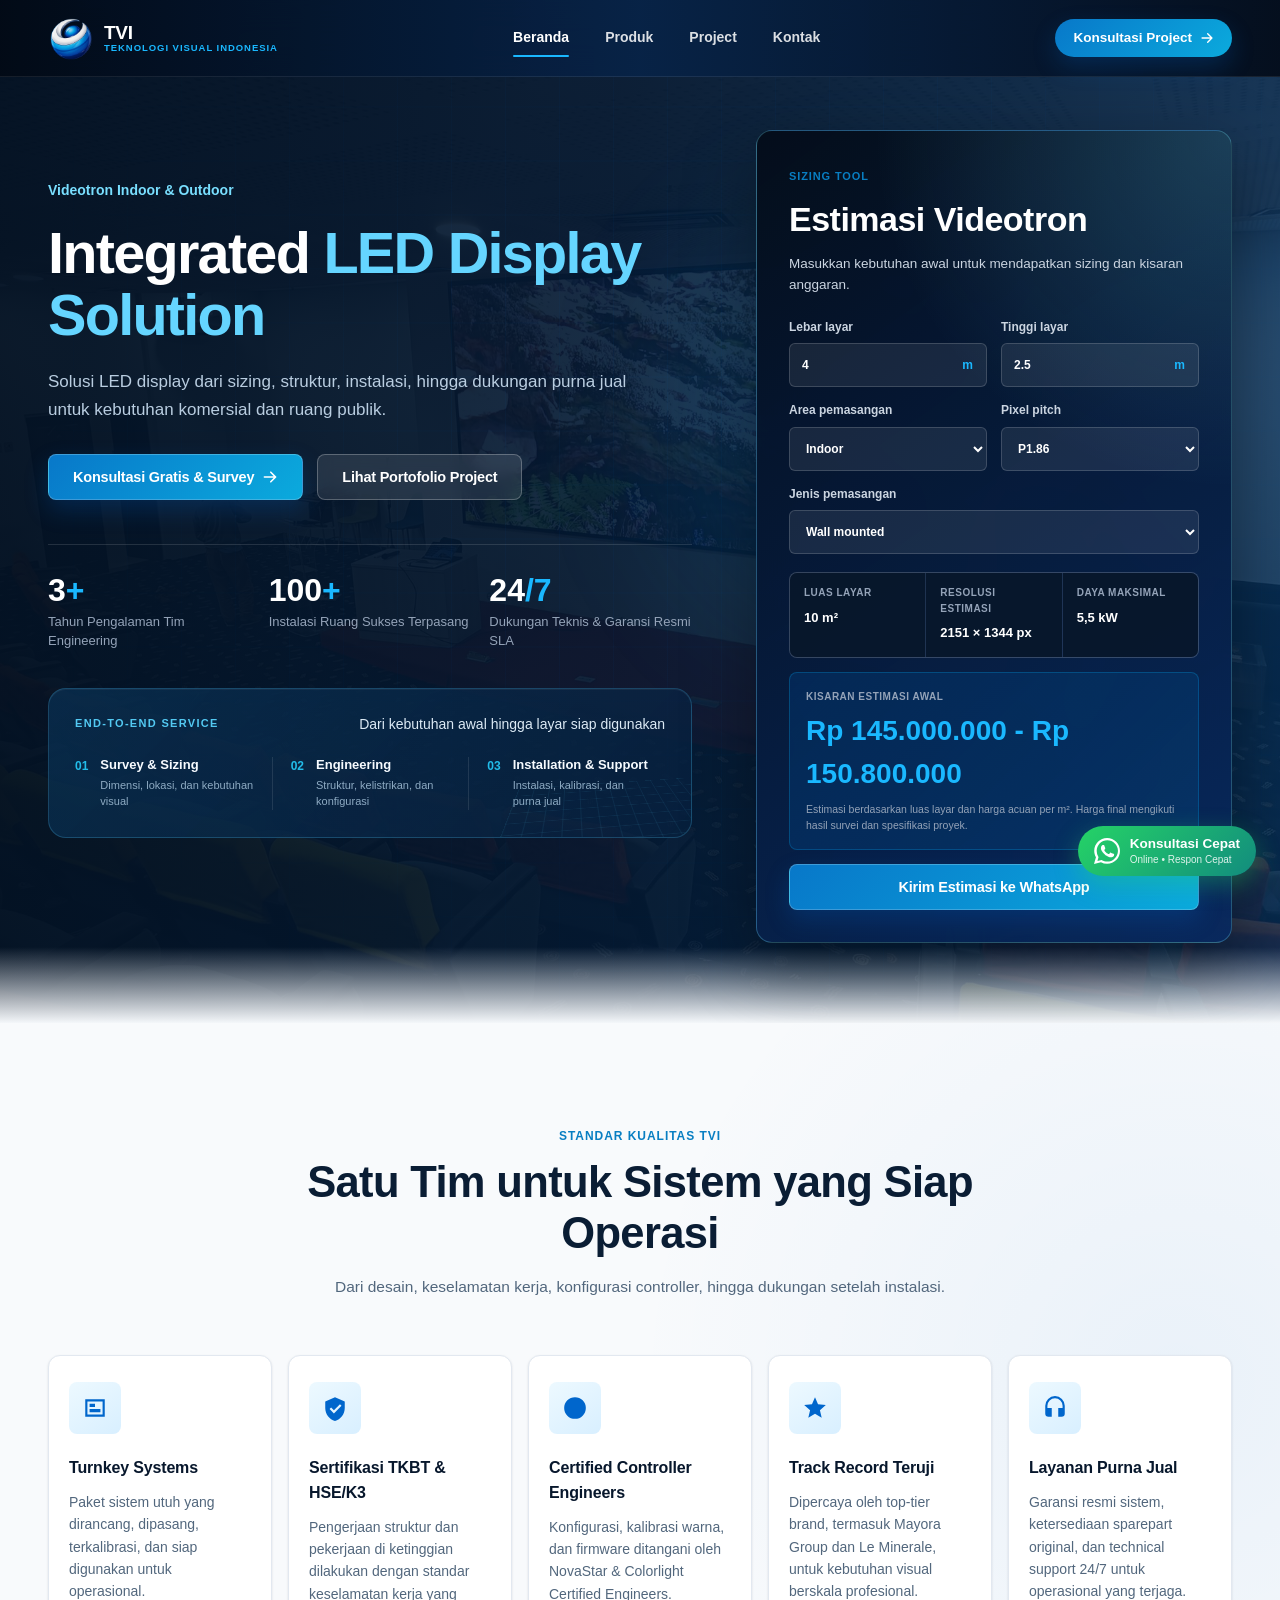
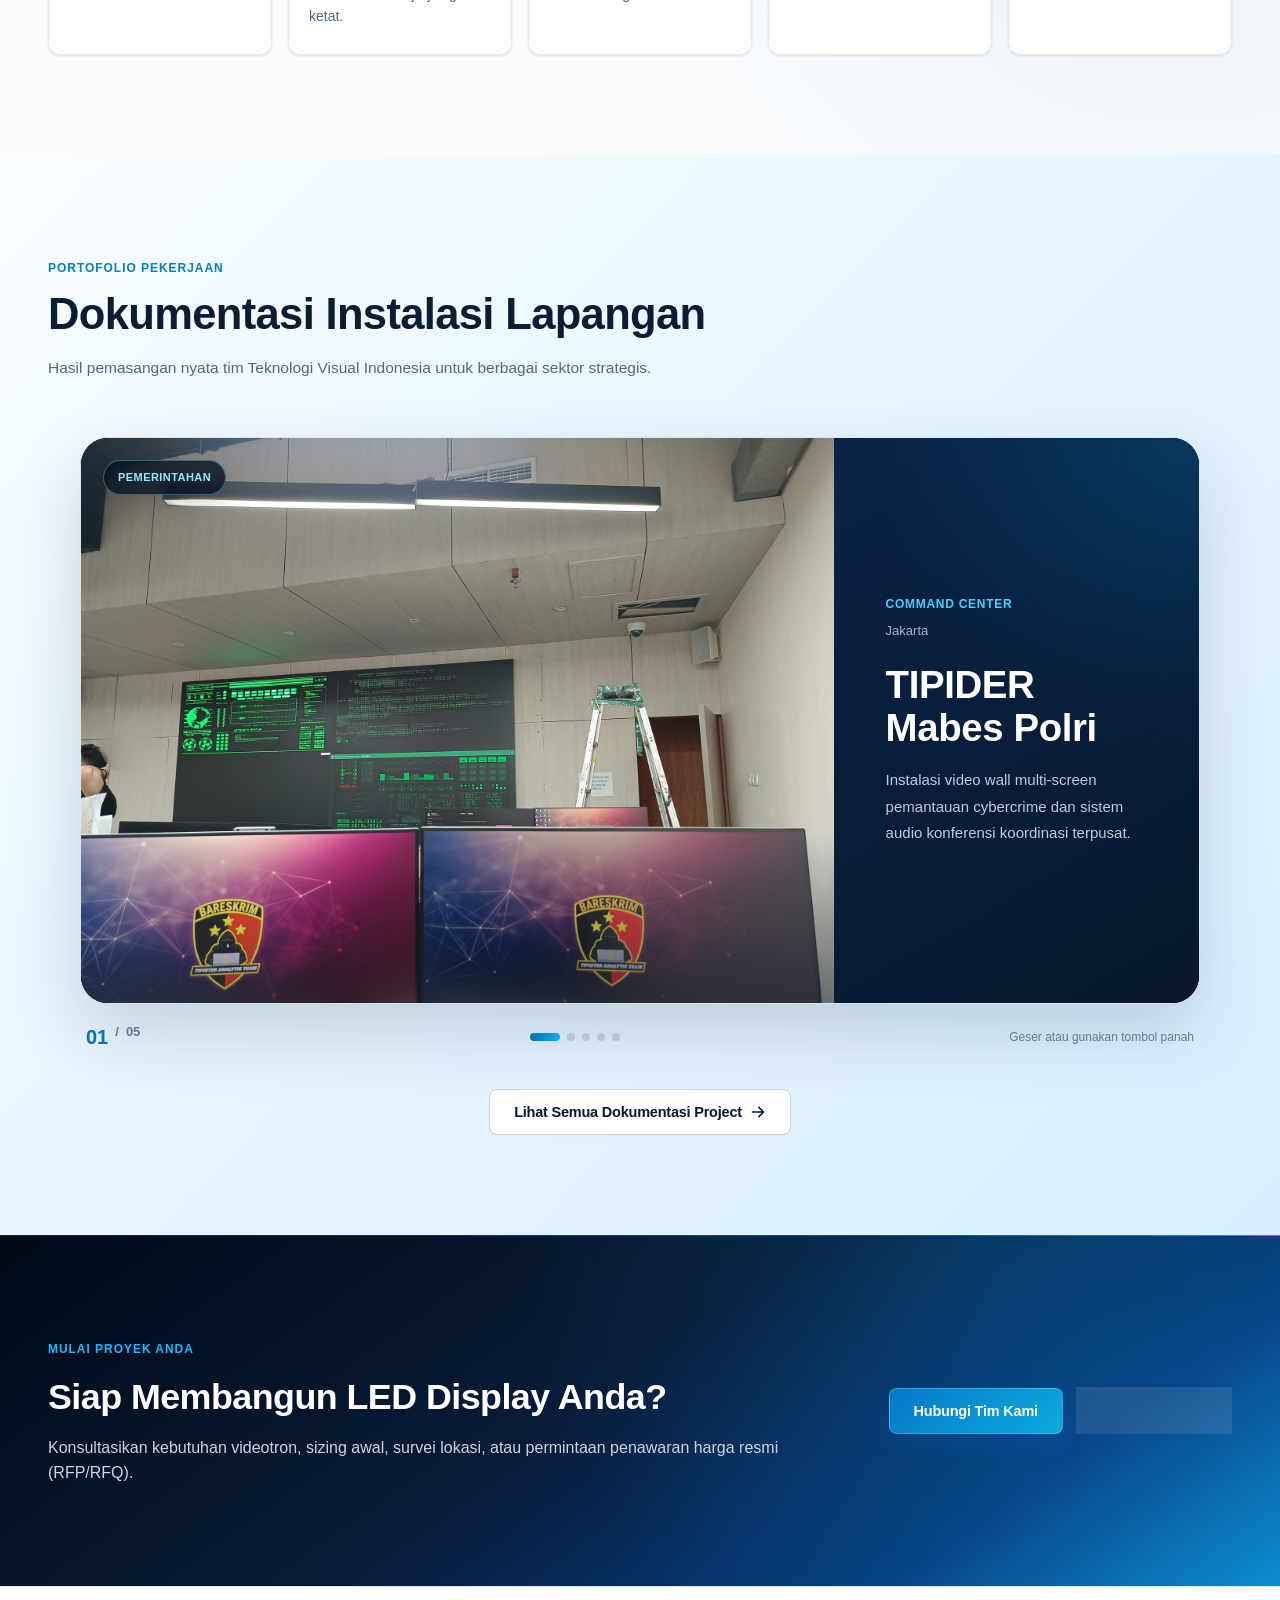
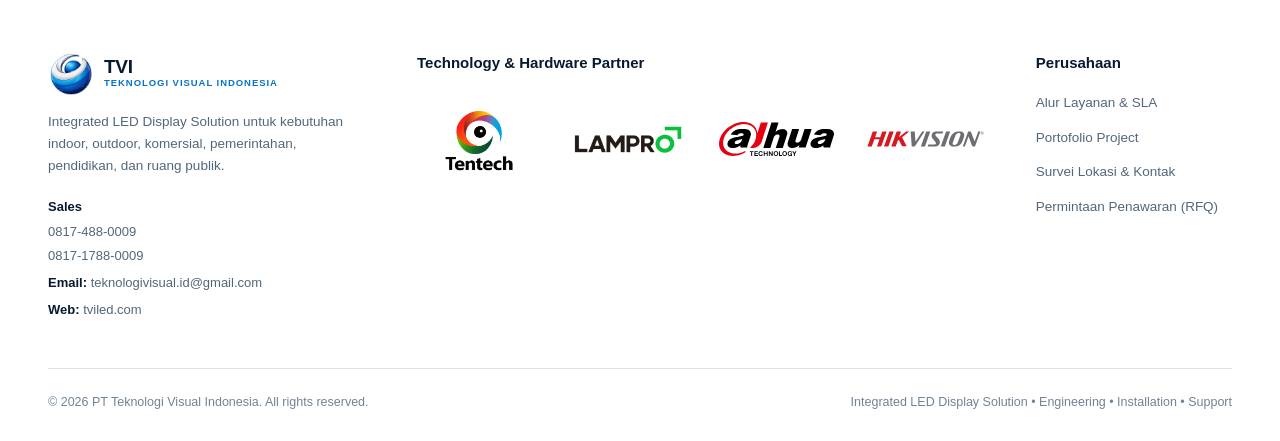
<file: index.html>
<!DOCTYPE html>
<html lang="id">
  <head>
    <meta charset="UTF-8" />
    <meta name="viewport" content="width=device-width, initial-scale=1.0" />
    <title>Teknologi Visual Indonesia (TVI) | Integrated LED Display Solution</title>
    <meta
      name="description"
      content="Teknologi Visual Indonesia (TVI) menyediakan integrated LED display solution untuk videotron indoor dan outdoor, komersial, pemerintahan, pendidikan, dan ruang publik."
    />
    <link rel="icon" type="image/png" href="asset/img/tvi-emblem-transparent.png" />
    <link rel="preconnect" href="https://fonts.googleapis.com" />
    <link rel="preconnect" href="https://fonts.gstatic.com" crossorigin />
    <link
      href="https://fonts.googleapis.com/css2?family=Inter:wght@400;500;600;700&family=Plus+Jakarta+Sans:wght@500;600;700;800&display=swap"
      rel="stylesheet"
    />
    <link rel="stylesheet" href="styles.css" />
  </head>
  <body>
    <!-- Site Header -->
    <header class="site-header">
      <a class="brand" href="index.html" aria-label="Teknologi Visual Indonesia">
        <div class="brand-logo-frame">
          <img class="brand-logo" src="asset/img/tvi-emblem-transparent.png" alt="TVI Emblem Logo" />
        </div>
        <div class="brand-text">
          <span class="brand-title">TVI</span>
          <span class="brand-subtitle">Teknologi Visual Indonesia</span>
        </div>
      </a>

      <button class="nav-toggle" aria-label="Buka menu" aria-expanded="false">
        <span></span>
        <span></span>
      </button>

      <nav class="site-nav" aria-label="Navigasi utama">
        <a class="active" href="index.html">Beranda</a>

        <a href="produk.html">Produk</a>
        <a href="project.html">Project</a>
        <a href="kontak.html">Kontak</a>
      </nav>

      <div class="header-actions">
        <a class="btn-header-cta" href="kontak.html">
          <span>Konsultasi Project</span>
          <svg width="14" height="14" viewBox="0 0 20 20" fill="currentColor">
            <path fill-rule="evenodd" d="M10.293 3.293a1 1 0 011.414 0l6 6a1 1 0 010 1.414l-6 6a1 1 0 01-1.414-1.414L14.586 11H3a1 1 0 110-2h11.586l-4.293-4.293a1 1 0 010-1.414z" clip-rule="evenodd" />
          </svg>
        </a>
      </div>
    </header>

    <main>
      <!-- Hero Section -->
      <section class="hero">
        <div class="hero-bg-grid"></div>
        <div class="hero-glow-ambient"></div>

        <div class="hero-container">
          <!-- Left Column: Copy & Trust Signals -->
          <div class="hero-copy-col">
            <p class="hero-kicker">Videotron Indoor & Outdoor</p>
            <h1>Integrated <span class="gradient-text">LED Display Solution</span></h1>
            <p class="hero-intro">
              Solusi LED display dari sizing, struktur, instalasi, hingga dukungan purna jual untuk kebutuhan komersial dan ruang publik.
            </p>

            <div class="hero-actions">
              <a class="btn primary" href="kontak.html">
                <span>Konsultasi Gratis & Survey</span>
                <svg width="16" height="16" viewBox="0 0 20 20" fill="currentColor">
                  <path fill-rule="evenodd" d="M10.293 3.293a1 1 0 011.414 0l6 6a1 1 0 010 1.414l-6 6a1 1 0 01-1.414-1.414L14.586 11H3a1 1 0 110-2h11.586l-4.293-4.293a1 1 0 010-1.414z" clip-rule="evenodd" />
                </svg>
              </a>
              <a class="btn secondary" href="project.html">Lihat Portofolio Project</a>
            </div>

            <div class="hero-stats-row">
              <div class="hero-stat-item">
                <strong>3<span>+</span></strong>
                <span class="label">Tahun Pengalaman Tim Engineering</span>
              </div>
              <div class="hero-stat-item">
                <strong>100<span>+</span></strong>
                <span class="label">Instalasi Ruang Sukses Terpasang</span>
              </div>
              <div class="hero-stat-item">
                <strong>24<span>/7</span></strong>
                <span class="label">Dukungan Teknis & Garansi Resmi SLA</span>
              </div>
            </div>

            <div class="hero-service-path" aria-label="Alur layanan TVI">
              <div class="service-path-heading">
                <span>End-to-end service</span>
                <strong>Dari kebutuhan awal hingga layar siap digunakan</strong>
              </div>
              <div class="service-path-steps">
                <div class="service-path-step">
                  <span class="step-number">01</span>
                  <div><strong>Survey & Sizing</strong><small>Dimensi, lokasi, dan kebutuhan visual</small></div>
                </div>
                <div class="service-path-step">
                  <span class="step-number">02</span>
                  <div><strong>Engineering</strong><small>Struktur, kelistrikan, dan konfigurasi</small></div>
                </div>
                <div class="service-path-step">
                  <span class="step-number">03</span>
                  <div><strong>Installation & Support</strong><small>Instalasi, kalibrasi, dan purna jual</small></div>
                </div>
              </div>
            </div>
          </div>
          <!-- Right Column: LED Display Sizing Estimator -->
          <div class="hero-estimator-col">
            <div class="led-estimator" id="ledEstimator">
              <div class="led-estimator-head">
                <span class="estimator-kicker">Sizing Tool</span>
                <h2>Estimasi Videotron</h2>
                <p>Masukkan kebutuhan awal untuk mendapatkan sizing dan kisaran anggaran.</p>
              </div>

              <div class="led-estimator-form">
                <label>
                  <span>Lebar layar</span>
                  <div class="input-unit"><input id="ledWidth" type="number" min="1" max="50" step="0.5" value="4" inputmode="decimal" /><b>m</b></div>
                </label>
                <label>
                  <span>Tinggi layar</span>
                  <div class="input-unit"><input id="ledHeight" type="number" min="1" max="30" step="0.5" value="2.5" inputmode="decimal" /><b>m</b></div>
                </label>
                <label>
                  <span>Area pemasangan</span>
                  <select id="ledEnvironment">
                    <option value="indoor">Indoor</option>
                  </select>
                </label>
                <label>
                  <span>Pixel pitch</span>
                  <select id="ledPitch">
                    <option value="1.25">P1.25</option>
                    <option value="1.53">P1.53</option>
                    <option value="1.86" selected>P1.86</option>
                    <option value="2.5">P2.5</option>
                  </select>
                </label>
                <label class="estimator-full-field">
                  <span>Jenis pemasangan</span>
                  <select id="ledInstallation">
                    <option value="wall">Wall mounted</option>
                  </select>
                </label>
              </div>

              <div class="led-estimator-results" aria-live="polite">
                <div><span>Luas layar</span><strong id="ledAreaResult">10 m&sup2;</strong></div>
                <div><span>Resolusi estimasi</span><strong id="ledResolutionResult">2151 &times; 1344 px</strong></div>
                <div><span>Daya maksimal</span><strong id="ledPowerResult">5,5 kW</strong></div>
              </div>

              <div class="led-price-result">
                <span>Kisaran estimasi awal</span>
                <strong id="ledPriceResult">Rp 145.000.000 - Rp 150.800.000</strong>
                <small>Estimasi berdasarkan luas layar dan harga acuan per m&sup2;. Harga final mengikuti hasil survei dan spesifikasi proyek.</small>
              </div>

              <a class="btn estimator-wa-btn" id="ledEstimatorWa" href="#" target="_blank" rel="noopener">
                Kirim Estimasi ke WhatsApp
              </a>
            </div>
          </div>
        </div>
      </section>
      <!-- Keunggulan Integrated LED Display TVI -->
      <section class="section">
        <div class="section-container">
          <div class="section-header center">
            <span class="eyebrow">Standar Kualitas TVI</span>
            <h2 class="section-title">Satu Tim untuk Sistem yang Siap Operasi</h2>
            <p class="section-lead">Dari desain, keselamatan kerja, konfigurasi controller, hingga dukungan setelah instalasi.</p>
          </div>

          <div class="pillars-grid pillars-grid-five">
            <div class="pillar-card">
              <div class="pillar-icon-box"><svg viewBox="0 0 24 24" aria-hidden="true" focusable="false"><path d="M3 4h18v16H3V4zm2 2v12h14V6H5zm2 2h5v3H7V8zm0 5h10v3H7v-3z"/></svg></div>
              <h3>Turnkey Systems</h3>
              <p>Paket sistem utuh yang dirancang, dipasang, terkalibrasi, dan siap digunakan untuk operasional.</p>
            </div>

            <div class="pillar-card">
              <div class="pillar-icon-box"><svg viewBox="0 0 24 24" aria-hidden="true" focusable="false"><path d="M12 2 3 6v6c0 5.55 3.84 10.74 9 12 5.16-1.26 9-6.45 9-12V6l-9-4zm-1 15-4-4 1.41-1.41L11 14.17l5.59-5.59L18 10l-7 7z"/></svg></div>
              <h3>Sertifikasi TKBT & HSE/K3</h3>
              <p>Pengerjaan struktur dan pekerjaan di ketinggian dilakukan dengan standar keselamatan kerja yang ketat.</p>
            </div>

            <div class="pillar-card">
              <div class="pillar-icon-box"><svg viewBox="0 0 24 24" aria-hidden="true" focusable="false"><path d="M9.4 16.6 4.8 12l-1.4 1.4 6 6L21 7.8l-1.4-1.4L9.4 16.6zM12 2a10 10 0 1 0 0 20 10 10 0 0 0 0-20z"/></svg></div>
              <h3>Certified Controller Engineers</h3>
              <p>Konfigurasi, kalibrasi warna, dan firmware ditangani oleh NovaStar & Colorlight Certified Engineers.</p>
            </div>

            <div class="pillar-card">
              <div class="pillar-icon-box"><svg viewBox="0 0 24 24" aria-hidden="true" focusable="false"><path d="M12 2 9.19 8.63 2 9.24l5.46 4.73L5.82 21 12 17.27 18.18 21l-1.64-7.03L22 9.24l-7.19-.61L12 2z"/></svg></div>
              <h3>Track Record Teruji</h3>
              <p>Dipercaya oleh top-tier brand, termasuk Mayora Group dan Le Minerale, untuk kebutuhan visual berskala profesional.</p>
            </div>

            <div class="pillar-card">
              <div class="pillar-icon-box"><svg viewBox="0 0 24 24" aria-hidden="true" focusable="false"><path d="M12 1a9 9 0 0 0-9 9v7a3 3 0 0 0 3 3h3v-8H5v-2a7 7 0 0 1 14 0v2h-4v8h3a3 3 0 0 0 3-3v-7a9 9 0 0 0-9-9z"/></svg></div>
              <h3>Layanan Purna Jual</h3>
              <p>Garansi resmi sistem, ketersediaan sparepart original, dan technical support 24/7 untuk operasional yang terjaga.</p>
            </div>
          </div>
        </div>
      </section>

      <!-- Real Project Highlight Showcase -->
      <section class="section projects-section">
        <div class="section-container">
          <div class="section-header">
            <span class="eyebrow">Portofolio Pekerjaan</span>
            <h2 class="section-title">Dokumentasi Instalasi Lapangan</h2>
            <p class="section-lead">Hasil pemasangan nyata tim Teknologi Visual Indonesia untuk berbagai sektor strategis.</p>
          </div>

          <div class="project-carousel home-project-carousel" data-home-project-carousel aria-label="Portofolio pekerjaan TVI">
            <div class="project-carousel-viewport" tabindex="0">
              <div class="project-card-grid">
            <figure class="project-card active">
              <div class="project-card-img-wrap">
                <span class="project-card-badge">Pemerintahan</span>
                <img
                  src="asset/img/projects/ditpider-mabes-polri.jpg"
                  alt="Instalasi TIPIDER Mabes Polri"
                  loading="lazy"
                />
              </div>
              <figcaption>
                <div class="project-meta-row">
                  <span class="project-client-type">Command Center</span>
                  <span class="project-location">Jakarta</span>
                </div>
                <strong>TIPIDER Mabes Polri</strong>
                <p>Instalasi video wall multi-screen pemantauan cybercrime dan sistem audio konferensi koordinasi terpusat.</p>
              </figcaption>
            </figure>

            <figure class="project-card">
              <div class="project-card-img-wrap">
                <span class="project-card-badge">Agensi Periklanan &amp; Media luar ruangan digital</span>
                <img
                  src="asset/img/projects/pakuwon-mall-surabaya-web.jpg"
                  alt="Instalasi Pakuwon Mall Surabaya"
                  loading="lazy"
                />
              </div>
              <figcaption>
                <div class="project-meta-row">
                  <span class="project-client-type">Outdoor Advertising LED</span>
                  <span class="project-location">Surabaya</span>
                </div>
                <strong>Pakuwon Mall Surabaya</strong>
                <p>LED billboard luar ruang untuk kampanye visual berukuran besar dengan tampilan terang dan mudah terlihat.</p>
              </figcaption>
            </figure>

            <figure class="project-card">
              <div class="project-card-img-wrap">
                <span class="project-card-badge">Pendidikan</span>
                <img
                  src="asset/img/projects/fk-kesehatan-uhamka.jpg"
                  alt="Instalasi FK Kesehatan UHAMKA"
                  loading="lazy"
                />
              </div>
              <figcaption>
                <div class="project-meta-row">
                  <span class="project-client-type">Auditorium Hall</span>
                  <span class="project-location">Jakarta</span>
                </div>
                <strong>FK Kesehatan UHAMKA</strong>
                <p>Sistem presentasi proyektor laser skala besar dan tata suara merata untuk aula seminar akademik.</p>
              </figcaption>
            </figure>

            <figure class="project-card">
              <div class="project-card-img-wrap">
                <span class="project-card-badge">Agensi Periklanan &amp; Media luar ruangan digital</span>
                <img
                  src="asset/img/projects/pospol-harmoni-web.jpg"
                  alt="Instalasi Pospol Harmoni"
                  loading="lazy"
                />
              </div>
              <figcaption>
                <div class="project-meta-row">
                  <span class="project-client-type">Outdoor Advertising LED</span>
                  <span class="project-location">Jakarta Pusat</span>
                </div>
                <strong>Pospol Harmoni</strong>
                <p>Instalasi LED periklanan luar ruang dengan visibilitas kuat untuk arus kendaraan dan pejalan kaki.</p>
              </figcaption>
            </figure>

            <figure class="project-card">
              <div class="project-card-img-wrap">
                <span class="project-card-badge">Ritel &amp; Pusat perbelanjaan</span>
                <img
                  src="asset/img/projects/jete-web.jpg"
                  alt="Instalasi JETE Experience Store"
                  loading="lazy"
                />
              </div>
              <figcaption>
                <div class="project-meta-row">
                  <span class="project-client-type">Experience Store</span>
                  <span class="project-location">Indonesia</span>
                </div>
                <strong>JETE Retail Display</strong>
                <p>Digital signage interaktif untuk demo produk audio dan visual retail modern.</p>
              </figcaption>
            </figure>
              </div>
            </div>

            <button class="project-carousel-btn project-carousel-prev" type="button" aria-label="Project sebelumnya">
              <span aria-hidden="true">&#8592;</span>
            </button>
            <button class="project-carousel-btn project-carousel-next" type="button" aria-label="Project berikutnya">
              <span aria-hidden="true">&#8594;</span>
            </button>

            <div class="project-carousel-footer">
              <div class="project-carousel-count" aria-live="polite">
                <span data-carousel-current>01</span><span>/</span><span data-carousel-total>05</span>
              </div>
              <div class="project-carousel-dots" aria-label="Pilih project"></div>
              <span class="project-carousel-hint">Geser atau gunakan tombol panah</span>
            </div>
          </div>

          <div style="text-align: center; margin-top: 36px">
            <a class="btn outline-dark" href="project.html">
              <span>Lihat Semua Dokumentasi Project</span>
              <svg width="16" height="16" viewBox="0 0 20 20" fill="currentColor">
                <path fill-rule="evenodd" d="M10.293 3.293a1 1 0 011.414 0l6 6a1 1 0 010 1.414l-6 6a1 1 0 01-1.414-1.414L14.586 11H3a1 1 0 110-2h11.586l-4.293-4.293a1 1 0 010-1.414z" clip-rule="evenodd" />
              </svg>
            </a>
          </div>
        </div>
      </section>

      <!-- CTA Band -->
      <section class="section cta-band">
        <div class="cta-container">
          <div class="cta-content">
            <span class="eyebrow" style="color: var(--brand-cyan-400)">Mulai Proyek Anda</span>
            <h2>Siap Membangun LED Display Anda?</h2>
            <p>Konsultasikan kebutuhan videotron, sizing awal, survei lokasi, atau permintaan penawaran harga resmi (RFP/RFQ).</p>
          </div>
          <div class="cta-actions">
            <a class="btn primary" href="kontak.html">Hubungi Tim Kami</a>
            <a class="btn secondary" href="https://wa.me/628174880009" target="_blank" rel="noopener">Chat WhatsApp</a>
          </div>
        </div>
      </section>
    </main>

    <!-- Footer -->
    <footer class="site-footer">
      <div class="footer-top">
        <div class="footer-brand-col">
          <a class="brand" href="index.html">
            <div class="brand-logo-frame">
              <img class="brand-logo" src="asset/img/tvi-emblem-transparent.png" alt="Ikon Teknologi Visual Indonesia" />
            </div>
            <div class="brand-text">
              <span class="brand-title">TVI</span>
              <span class="brand-subtitle">Teknologi Visual Indonesia</span>
            </div>
          </a>
          <p>
            Integrated LED Display Solution untuk kebutuhan indoor, outdoor, komersial, pemerintahan, pendidikan, dan ruang publik.
          </p>
          <div class="footer-contact-list">
            <div class="footer-sales-group">
              <strong>Sales</strong>
              <a href="https://wa.me/628174880009" target="_blank" rel="noopener">0817-488-0009</a>
              <a href="https://wa.me/6281717880009" target="_blank" rel="noopener">0817-1788-0009</a>
            </div>
            <a href="mailto:teknologivisual.id@gmail.com"><strong>Email:</strong> teknologivisual.id@gmail.com</a>
            <a href="https://tviled.com"><strong>Web:</strong> tviled.com</a>
          </div>
        </div>

        <div class="footer-partners" aria-labelledby="footerPartnerTitle">
          <h4 id="footerPartnerTitle">Technology & Hardware Partner</h4>
          <div class="footer-partner-grid">
            <div class="footer-partner-item"><img src="asset/img/partners/tentech-original.png" alt="Tentech" loading="lazy" /><span>Tentech</span></div>
            <div class="footer-partner-item"><img src="asset/img/partners/lampro-original.png" alt="Lampro LED" loading="lazy" /><span>Lampro</span></div>
            <div class="footer-partner-item"><img src="asset/img/partners/dahua.svg" alt="Dahua Technology" loading="lazy" /><span>Dahua</span></div>
            <div class="footer-partner-item"><img src="asset/img/partners/hikvision.svg" alt="Hikvision" loading="lazy" /><span>Hikvision</span></div>
          </div>
        </div>

        <div class="footer-col">
          <h4>Perusahaan</h4>
          <ul>
            <li><a href="layanan.html">Alur Layanan & SLA</a></li>
            <li><a href="project.html">Portofolio Project</a></li>
            <li><a href="kontak.html">Survei Lokasi & Kontak</a></li>
            <li><a href="kontak.html">Permintaan Penawaran (RFQ)</a></li>
          </ul>
        </div>
      </div>

      <div class="footer-bottom">
        <div>&copy; 2026 PT Teknologi Visual Indonesia. All rights reserved.</div>
        <div>Integrated LED Display Solution &bull; Engineering &bull; Installation &bull; Support</div>
      </div>
    </footer>

    <!-- Floating WhatsApp Widget -->
    <a
      class="whatsapp-float"
      href="https://wa.me/628174880009?text=Halo%20Tim%20TVI,%20saya%20ingin%20konsultasi%20mengenai%20kebutuhan%20audio%20visual."
      target="_blank"
      rel="noopener"
      aria-label="Konsultasi Teknis via WhatsApp"
    >
      <div class="whatsapp-pill">
        <svg viewBox="0 0 24 24" aria-hidden="true" focusable="false">
          <path d="M20.5 3.5A11.8 11.8 0 0 0 12.1 0C5.5 0 .2 5.3.2 11.8c0 2.1.5 4.1 1.6 5.9L0 24l6.4-1.7a11.8 11.8 0 0 0 5.7 1.5h.1c6.5 0 11.8-5.3 11.8-11.8 0-3.2-1.2-6.2-3.5-8.5ZM12.1 21.8c-1.7 0-3.3-.5-4.8-1.3l-.3-.2-3.8 1 1-3.7-.2-.4a9.8 9.8 0 0 1-1.5-5.3c0-5.4 4.4-9.8 9.8-9.8 2.6 0 5.1 1 6.9 2.9a9.7 9.7 0 0 1 2.9 6.9c-.2 5.5-4.6 9.9-10 9.9Zm5.4-7.4c-.3-.1-1.7-.8-1.9-.9-.3-.1-.5-.1-.7.1-.2.3-.8.9-.9 1.1-.2.2-.3.2-.6.1-.3-.1-1.2-.4-2.3-1.4-.9-.8-1.4-1.7-1.6-2-.2-.3 0-.4.1-.6l.5-.5c.1-.2.2-.3.3-.5.1-.2 0-.4 0-.5 0-.1-.7-1.7-.9-2.3-.2-.6-.5-.5-.7-.5h-.6c-.2 0-.5.1-.8.4-.3.3-1 1-1 2.5s1.1 2.9 1.2 3.1c.1.2 2.1 3.3 5.2 4.6.7.3 1.3.5 1.7.6.7.2 1.4.2 1.9.1.6-.1 1.7-.7 2-1.4.2-.7.2-1.3.2-1.4-.1-.2-.3-.3-.6-.4Z" />
        </svg>
        <div class="whatsapp-text-badge">
          <span>Konsultasi Cepat</span>
          <span class="sub text-full">Online &bull; Respon Cepat</span>
        </div>
      </div>
    </a>

    <script src="script.js"></script>
  </body>
</html>
</file>
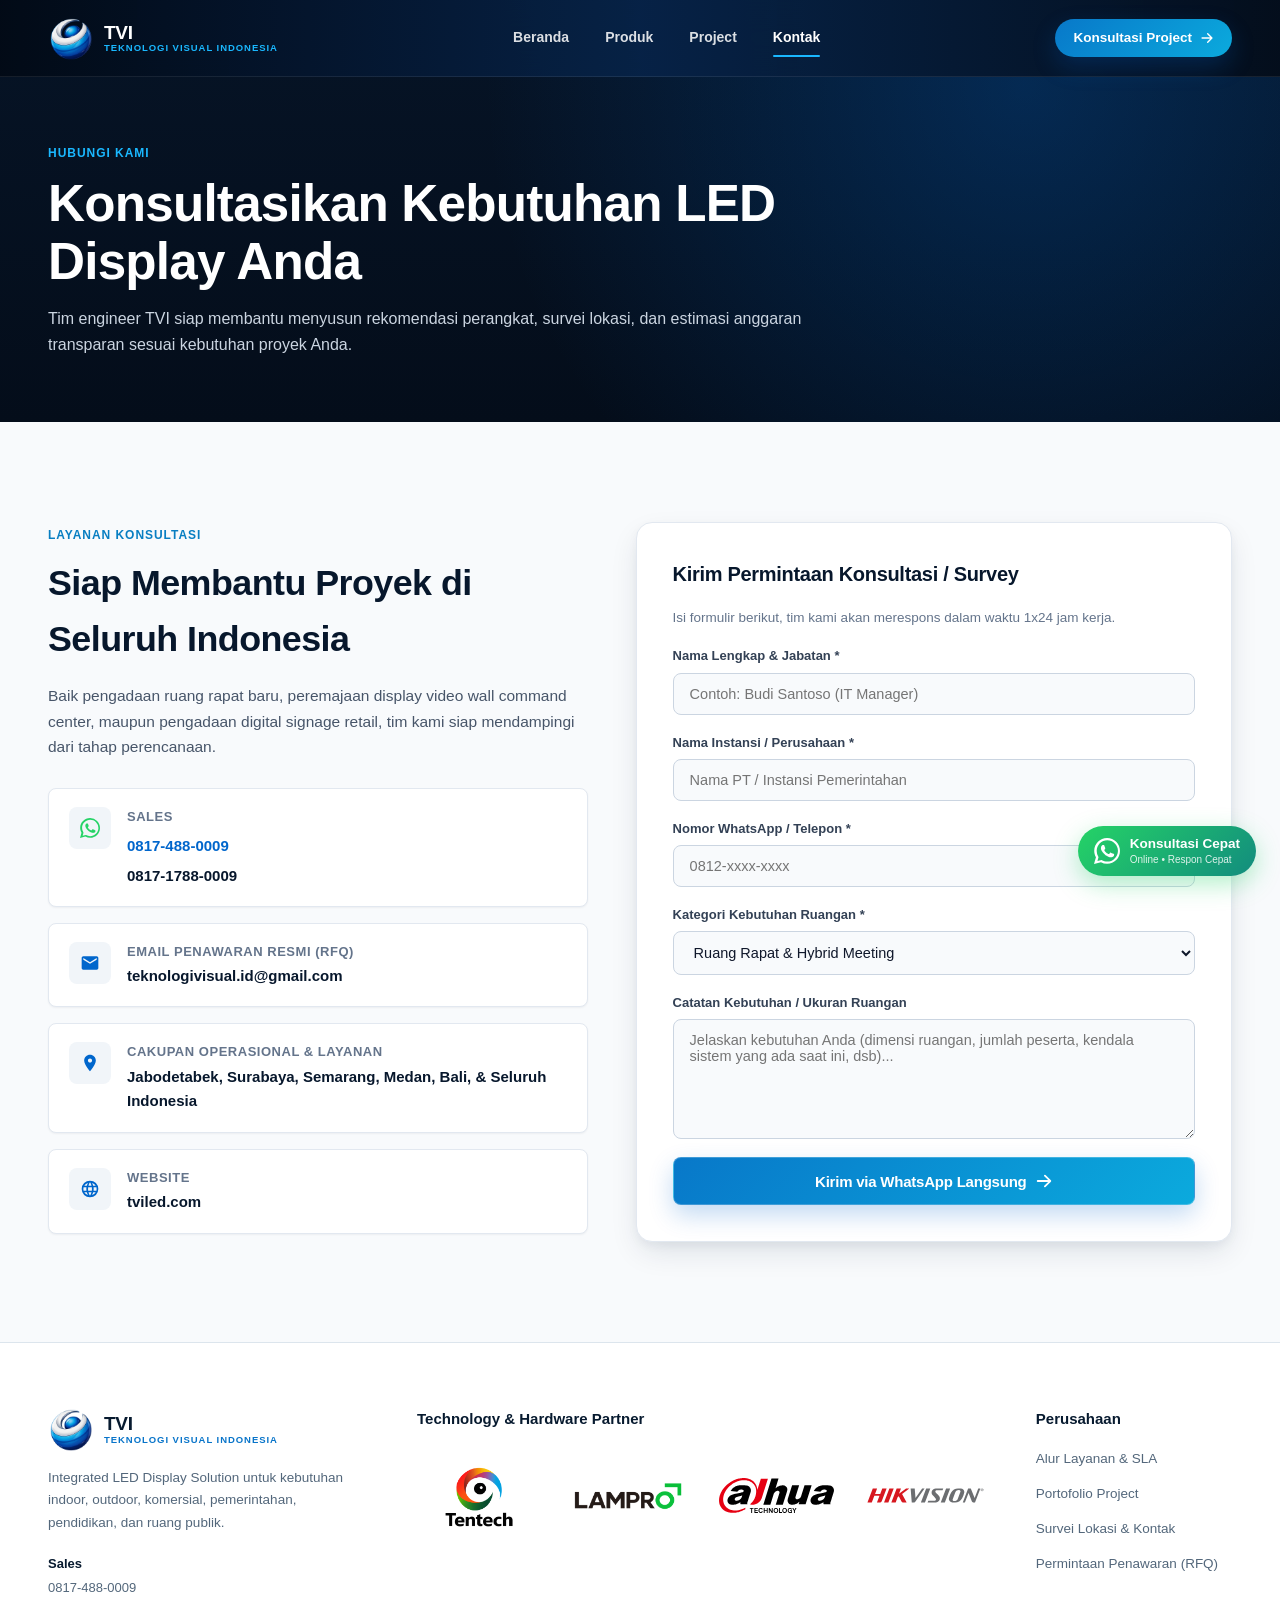
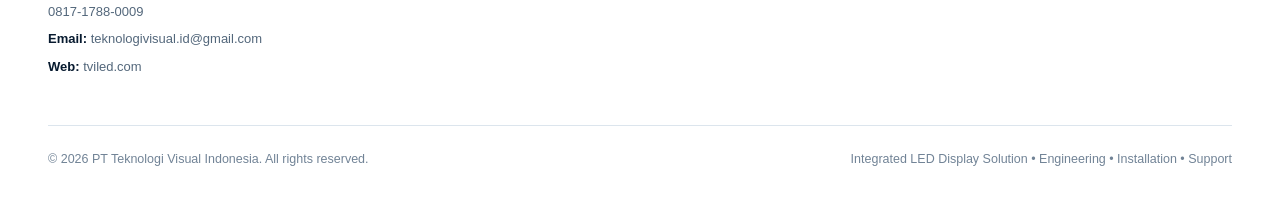
<file: kontak.html>
<!DOCTYPE html>
<html lang="id">
  <head>
    <meta charset="UTF-8" />
    <meta name="viewport" content="width=device-width, initial-scale=1.0" />
    <title>Kontak & Survey Lokasi | Teknologi Visual Indonesia (TVI)</title>
    <meta
      name="description"
      content="Hubungi tim engineer Teknologi Visual Indonesia (TVI) untuk konsultasi kebutuhan audio visual, survei lokasi gratis, dan permintaan penawaran harga resmi (RFQ)."
    />
    <link rel="icon" type="image/png" href="asset/img/tvi-emblem-transparent.png" />
    <link rel="preconnect" href="https://fonts.googleapis.com" />
    <link rel="preconnect" href="https://fonts.gstatic.com" crossorigin />
    <link
      href="https://fonts.googleapis.com/css2?family=Inter:wght@400;500;600;700&family=Plus+Jakarta+Sans:wght@500;600;700;800&display=swap"
      rel="stylesheet"
    />
    <link rel="stylesheet" href="styles.css" />
  </head>
  <body>
    <!-- Site Header -->
    <header class="site-header">
      <a class="brand" href="index.html" aria-label="Teknologi Visual Indonesia">
        <div class="brand-logo-frame">
          <img class="brand-logo" src="asset/img/tvi-emblem-transparent.png" alt="TVI Emblem Logo" />
        </div>
        <div class="brand-text">
          <span class="brand-title">TVI</span>
          <span class="brand-subtitle">Teknologi Visual Indonesia</span>
        </div>
      </a>

      <button class="nav-toggle" aria-label="Buka navigasi" aria-expanded="false">
        <span></span>
        <span></span>
        <span></span>
      </button>

      <nav class="site-nav" aria-label="Navigasi utama">
        <a href="index.html">Beranda</a>

        <a href="produk.html">Produk</a>
        <a href="project.html">Project</a>
        <a class="active" href="kontak.html">Kontak</a>
      </nav>

      <div class="header-actions">
        <a class="btn-header-cta" href="kontak.html">
          <span>Konsultasi Project</span>
          <svg width="14" height="14" viewBox="0 0 20 20" fill="currentColor">
            <path fill-rule="evenodd" d="M10.293 3.293a1 1 0 011.414 0l6 6a1 1 0 010 1.414l-6 6a1 1 0 01-1.414-1.414L14.586 11H3a1 1 0 110-2h11.586l-4.293-4.293a1 1 0 010-1.414z" clip-rule="evenodd" />
          </svg>
        </a>
      </div>
    </header>

    <main>
      <!-- Page Hero -->
      <section class="page-hero kontak-hero">
        <div class="page-hero-overlay"></div>
        <div class="page-hero-content">
          <span class="eyebrow">Hubungi Kami</span>
          <h1>Konsultasikan Kebutuhan LED Display Anda</h1>
          <p>
            Tim engineer TVI siap membantu menyusun rekomendasi perangkat, survei lokasi,
            dan estimasi anggaran transparan sesuai kebutuhan proyek Anda.
          </p>
        </div>
      </section>

      <!-- Contact Section -->
      <section class="section" style="background: var(--bg-page)">
        <div class="section-container">
          <div class="contact-layout">
            <!-- Left Column: Info & Details -->
            <div class="contact-info-col">
              <span class="eyebrow">Layanan Konsultasi</span>
              <h2>Siap Membantu Proyek di Seluruh Indonesia</h2>
              <p>
                Baik pengadaan ruang rapat baru, peremajaan display video wall command center,
                maupun pengadaan digital signage retail, tim kami siap mendampingi dari tahap perencanaan.
              </p>

              <div class="contact-cards-stack">
                <div class="contact-badge-card">
                  <div class="contact-badge-icon" style="color: #25d366">
                    <svg viewBox="0 0 24 24" aria-hidden="true" focusable="false">
                      <path d="M20.5 3.5A11.8 11.8 0 0 0 12.1 0C5.5 0 .2 5.3.2 11.8c0 2.1.5 4.1 1.6 5.9L0 24l6.4-1.7a11.8 11.8 0 0 0 5.7 1.5h.1c6.5 0 11.8-5.3 11.8-11.8 0-3.2-1.2-6.2-3.5-8.5ZM12.1 21.8c-1.7 0-3.3-.5-4.8-1.3l-.3-.2-3.8 1 1-3.7-.2-.4a9.8 9.8 0 0 1-1.5-5.3c0-5.4 4.4-9.8 9.8-9.8 2.6 0 5.1 1 6.9 2.9a9.7 9.7 0 0 1 2.9 6.9c-.2 5.5-4.6 9.9-10 9.9Zm5.4-7.4c-.3-.1-1.7-.8-1.9-.9-.3-.1-.5-.1-.7.1-.2.3-.8.9-.9 1.1-.2.2-.3.2-.6.1-.3-.1-1.2-.4-2.3-1.4-.9-.8-1.4-1.7-1.6-2-.2-.3 0-.4.1-.6l.5-.5c.1-.2.2-.3.3-.5.1-.2 0-.4 0-.5 0-.1-.7-1.7-.9-2.3-.2-.6-.5-.5-.7-.5h-.6c-.2 0-.5.1-.8.4-.3.3-1 1-1 2.5s1.1 2.9 1.2 3.1c.1.2 2.1 3.3 5.2 4.6.7.3 1.3.5 1.7.6.7.2 1.4.2 1.9.1.6-.1 1.7-.7 2-1.4.2-.7.2-1.3.2-1.4-.1-.2-.3-.3-.6-.4Z" />
                    </svg>
                  </div>
                  <div class="contact-sales-details">
                    <strong>Sales</strong>
                    <a href="https://wa.me/628174880009" target="_blank" rel="noopener">
                      0817-488-0009
                    </a>
                    <a href="https://wa.me/6281717880009" target="_blank" rel="noopener">
                      0817-1788-0009
                    </a>
                  </div>
                </div>

                <div class="contact-badge-card">
                  <div class="contact-badge-icon">
                    <svg viewBox="0 0 24 24" aria-hidden="true" focusable="false">
                      <path d="M20 4H4c-1.1 0-1.99.9-1.99 2L2 18c0 1.1.9 2 2 2h16c1.1 0 2-.9 2-2V6c0-1.1-.9-2-2-2zm0 4l-8 5-8-5V6l8 5 8-5v2z" />
                    </svg>
                  </div>
                  <div>
                    <strong>Email Penawaran Resmi (RFQ)</strong>
                    <span>teknologivisual.id@gmail.com</span>
                  </div>
                </div>

                <div class="contact-badge-card">
                  <div class="contact-badge-icon">
                    <svg viewBox="0 0 24 24" aria-hidden="true" focusable="false">
                      <path d="M12 2C8.13 2 5 5.13 5 9c0 5.25 7 13 7 13s7-7.75 7-13c0-3.87-3.13-7-7-7zm0 9.5c-1.38 0-2.5-1.12-2.5-2.5s1.12-2.5 2.5-2.5 2.5 1.12 2.5 2.5-1.12 2.5-2.5 2.5z" />
                    </svg>
                  </div>
                  <div>
                    <strong>Cakupan Operasional & Layanan</strong>
                    <span>Jabodetabek, Surabaya, Semarang, Medan, Bali, & Seluruh Indonesia</span>
                  </div>
                </div>
                <div class="contact-badge-card">
                  <div class="contact-badge-icon">
                    <svg viewBox="0 0 24 24" aria-hidden="true" focusable="false">
                      <path d="M12 2a10 10 0 1 0 0 20 10 10 0 0 0 0-20zm6.9 6h-3.1a15.7 15.7 0 0 0-1.4-3.3A8.1 8.1 0 0 1 18.9 8zM12 4c.8 1 1.5 2.4 1.8 4h-3.6C10.5 6.4 11.2 5 12 4zM4.3 14a8.4 8.4 0 0 1 0-4h3.4a16.4 16.4 0 0 0 0 4H4.3zm.8 2h3.1c.3 1.2.8 2.4 1.4 3.3A8.1 8.1 0 0 1 5.1 16zm3.1-8H5.1a8.1 8.1 0 0 1 4.5-3.3A15.7 15.7 0 0 0 8.2 8zM12 20c-.8-1-1.5-2.4-1.8-4h3.6c-.3 1.6-1 3-1.8 4zm2.2-6H9.8a14.4 14.4 0 0 1 0-4h4.4a14.4 14.4 0 0 1 0 4zm.2 5.3c.6-.9 1.1-2.1 1.4-3.3h3.1a8.1 8.1 0 0 1-4.5 3.3zM16.3 14a16.4 16.4 0 0 0 0-4h3.4a8.4 8.4 0 0 1 0 4h-3.4z"/>
                    </svg>
                  </div>
                  <div>
                    <strong>Website</strong>
                    <span><a href="https://tviled.com">tviled.com</a></span>
                  </div>
                </div>
              </div>
            </div>

            <!-- Right Column: Interactive Inquiry Form -->
            <div>
              <form class="contact-form" id="contactForm">
                <h3 style="margin: 0; font-size: 20px; font-weight: 800; color: var(--brand-navy-900);">
                  Kirim Permintaan Konsultasi / Survey
                </h3>
                <p style="margin: 0; font-size: 13.5px; color: var(--slate-500);">
                  Isi formulir berikut, tim kami akan merespons dalam waktu 1x24 jam kerja.
                </p>

                <div class="form-group">
                  <label for="inputNama">Nama Lengkap & Jabatan *</label>
                  <input type="text" id="inputNama" required placeholder="Contoh: Budi Santoso (IT Manager)" />
                </div>

                <div class="form-group">
                  <label for="inputPerusahaan">Nama Instansi / Perusahaan *</label>
                  <input type="text" id="inputPerusahaan" required placeholder="Nama PT / Instansi Pemerintahan" />
                </div>

                <div class="form-group">
                  <label for="inputKontak">Nomor WhatsApp / Telepon *</label>
                  <input type="text" id="inputKontak" required placeholder="0812-xxxx-xxxx" />
                </div>

                <div class="form-group">
                  <label for="inputKategori">Kategori Kebutuhan Ruangan *</label>
                  <select id="inputKategori">
                    <option value="Ruang Rapat & Hybrid Meeting">Ruang Rapat & Hybrid Meeting</option>
                    <option value="Command Center & Video Wall 24/7">Command Center & Video Wall 24/7</option>
                    <option value="LED Display Indoor / Outdoor">LED Display Indoor / Outdoor</option>
                    <option value="Smart Classroom & Edukasi">Smart Classroom & Edukasi</option>
                    <option value="Auditorium & Sound System Panggung">Auditorium & Sound System Panggung</option>
                    <option value="Digital Signage Komersial">Digital Signage Komersial</option>
                    <option value="Pengadaan Hardware Resmi Saja">Pengadaan Hardware Resmi Saja</option>
                  </select>
                </div>

                <div class="form-group">
                  <label for="inputPesan">Catatan Kebutuhan / Ukuran Ruangan</label>
                  <textarea id="inputPesan" placeholder="Jelaskan kebutuhan Anda (dimensi ruangan, jumlah peserta, kendala sistem yang ada saat ini, dsb)..."></textarea>
                </div>

                <button class="btn primary" type="submit" style="width: 100%; min-height: 48px; font-size: 15px;">
                  <span>Kirim via WhatsApp Langsung</span>
                  <svg width="18" height="18" viewBox="0 0 20 20" fill="currentColor">
                    <path fill-rule="evenodd" d="M10.293 3.293a1 1 0 011.414 0l6 6a1 1 0 010 1.414l-6 6a1 1 0 01-1.414-1.414L14.586 11H3a1 1 0 110-2h11.586l-4.293-4.293a1 1 0 010-1.414z" clip-rule="evenodd" />
                  </svg>
                </button>
              </form>
            </div>
          </div>
        </div>
      </section>
    </main>

    <!-- Footer -->
    <footer class="site-footer">
      <div class="footer-top">
        <div class="footer-brand-col">
          <a class="brand" href="index.html">
            <div class="brand-logo-frame">
              <img class="brand-logo" src="asset/img/tvi-emblem-transparent.png" alt="Ikon Teknologi Visual Indonesia" />
            </div>
            <div class="brand-text">
              <span class="brand-title">TVI</span>
              <span class="brand-subtitle">Teknologi Visual Indonesia</span>
            </div>
          </a>
          <p>
            Integrated LED Display Solution untuk kebutuhan indoor, outdoor, komersial, pemerintahan, pendidikan, dan ruang publik.
          </p>
          <div class="footer-contact-list">
            <div class="footer-sales-group">
              <strong>Sales</strong>
              <a href="https://wa.me/628174880009" target="_blank" rel="noopener">0817-488-0009</a>
              <a href="https://wa.me/6281717880009" target="_blank" rel="noopener">0817-1788-0009</a>
            </div>
            <a href="mailto:teknologivisual.id@gmail.com"><strong>Email:</strong> teknologivisual.id@gmail.com</a>
            <a href="https://tviled.com"><strong>Web:</strong> tviled.com</a>
          </div>
        </div>

        <div class="footer-partners" aria-labelledby="footerPartnerTitle">
          <h4 id="footerPartnerTitle">Technology & Hardware Partner</h4>
          <div class="footer-partner-grid">
            <div class="footer-partner-item"><img src="asset/img/partners/tentech-original.png" alt="Tentech" loading="lazy" /><span>Tentech</span></div>
            <div class="footer-partner-item"><img src="asset/img/partners/lampro-original.png" alt="Lampro LED" loading="lazy" /><span>Lampro</span></div>
            <div class="footer-partner-item"><img src="asset/img/partners/dahua.svg" alt="Dahua Technology" loading="lazy" /><span>Dahua</span></div>
            <div class="footer-partner-item"><img src="asset/img/partners/hikvision.svg" alt="Hikvision" loading="lazy" /><span>Hikvision</span></div>
          </div>
        </div>

        <div class="footer-col">
          <h4>Perusahaan</h4>
          <ul>
            <li><a href="layanan.html">Alur Layanan & SLA</a></li>
            <li><a href="project.html">Portofolio Project</a></li>
            <li><a href="kontak.html">Survei Lokasi & Kontak</a></li>
            <li><a href="kontak.html">Permintaan Penawaran (RFQ)</a></li>
          </ul>
        </div>
      </div>

      <div class="footer-bottom">
        <div>&copy; 2026 PT Teknologi Visual Indonesia. All rights reserved.</div>
        <div>Integrated LED Display Solution &bull; Engineering &bull; Installation &bull; Support</div>
      </div>
    </footer>

    <!-- Floating WhatsApp Widget -->
    <a
      class="whatsapp-float"
      href="https://wa.me/628174880009?text=Halo%20Tim%20TVI,%20saya%20ingin%20konsultasi%20kebutuhan%20audio%20visual."
      target="_blank"
      rel="noopener"
      aria-label="Konsultasi Teknis via WhatsApp"
    >
      <div class="whatsapp-pill">
        <svg viewBox="0 0 24 24" aria-hidden="true" focusable="false">
          <path d="M20.5 3.5A11.8 11.8 0 0 0 12.1 0C5.5 0 .2 5.3.2 11.8c0 2.1.5 4.1 1.6 5.9L0 24l6.4-1.7a11.8 11.8 0 0 0 5.7 1.5h.1c6.5 0 11.8-5.3 11.8-11.8 0-3.2-1.2-6.2-3.5-8.5ZM12.1 21.8c-1.7 0-3.3-.5-4.8-1.3l-.3-.2-3.8 1 1-3.7-.2-.4a9.8 9.8 0 0 1-1.5-5.3c0-5.4 4.4-9.8 9.8-9.8 2.6 0 5.1 1 6.9 2.9a9.7 9.7 0 0 1 2.9 6.9c-.2 5.5-4.6 9.9-10 9.9Zm5.4-7.4c-.3-.1-1.7-.8-1.9-.9-.3-.1-.5-.1-.7.1-.2.3-.8.9-.9 1.1-.2.2-.3.2-.6.1-.3-.1-1.2-.4-2.3-1.4-.9-.8-1.4-1.7-1.6-2-.2-.3 0-.4.1-.6l.5-.5c.1-.2.2-.3.3-.5.1-.2 0-.4 0-.5 0-.1-.7-1.7-.9-2.3-.2-.6-.5-.5-.7-.5h-.6c-.2 0-.5.1-.8.4-.3.3-1 1-1 2.5s1.1 2.9 1.2 3.1c.1.2 2.1 3.3 5.2 4.6.7.3 1.3.5 1.7.6.7.2 1.4.2 1.9.1.6-.1 1.7-.7 2-1.4.2-.7.2-1.3.2-1.4-.1-.2-.3-.3-.6-.4Z" />
        </svg>
        <div class="whatsapp-text-badge">
          <span>Konsultasi Cepat</span>
          <span class="sub text-full">Online &bull; Respon Cepat</span>
        </div>
      </div>
    </a>

    <script src="script.js"></script>
    <script>
      // Form submit handler to format and redirect to WhatsApp
      const form = document.querySelector("#contactForm");
      if (form) {
        form.addEventListener("submit", (e) => {
          e.preventDefault();
          const nama = document.querySelector("#inputNama").value.trim();
          const perusahaan = document.querySelector("#inputPerusahaan").value.trim();
          const kontak = document.querySelector("#inputKontak").value.trim();
          const kategori = document.querySelector("#inputKategori").value;
          const pesan = document.querySelector("#inputPesan").value.trim();

          const message = encodeURIComponent(
            `Halo Tim Teknologi Visual Indonesia (TVI),\n\n` +
            `Saya ingin konsultasi / permintaan survey lokasi:\n` +
            `\u2022 Nama: ${nama}\n` +
            `\u2022 Perusahaan: ${perusahaan}\n` +
            `\u2022 Kontak: ${kontak}\n` +
            `\u2022 Kategori: ${kategori}\n` +
            `\u2022 Catatan: ${pesan || "-"}\n\n` +
            `Mohon dapat dihubungi kembali. Terima kasih.`
          );

          window.open(`https://wa.me/628174880009?text=${message}`, "_blank");
        });
      }
    </script>
  </body>
</html>
</file>
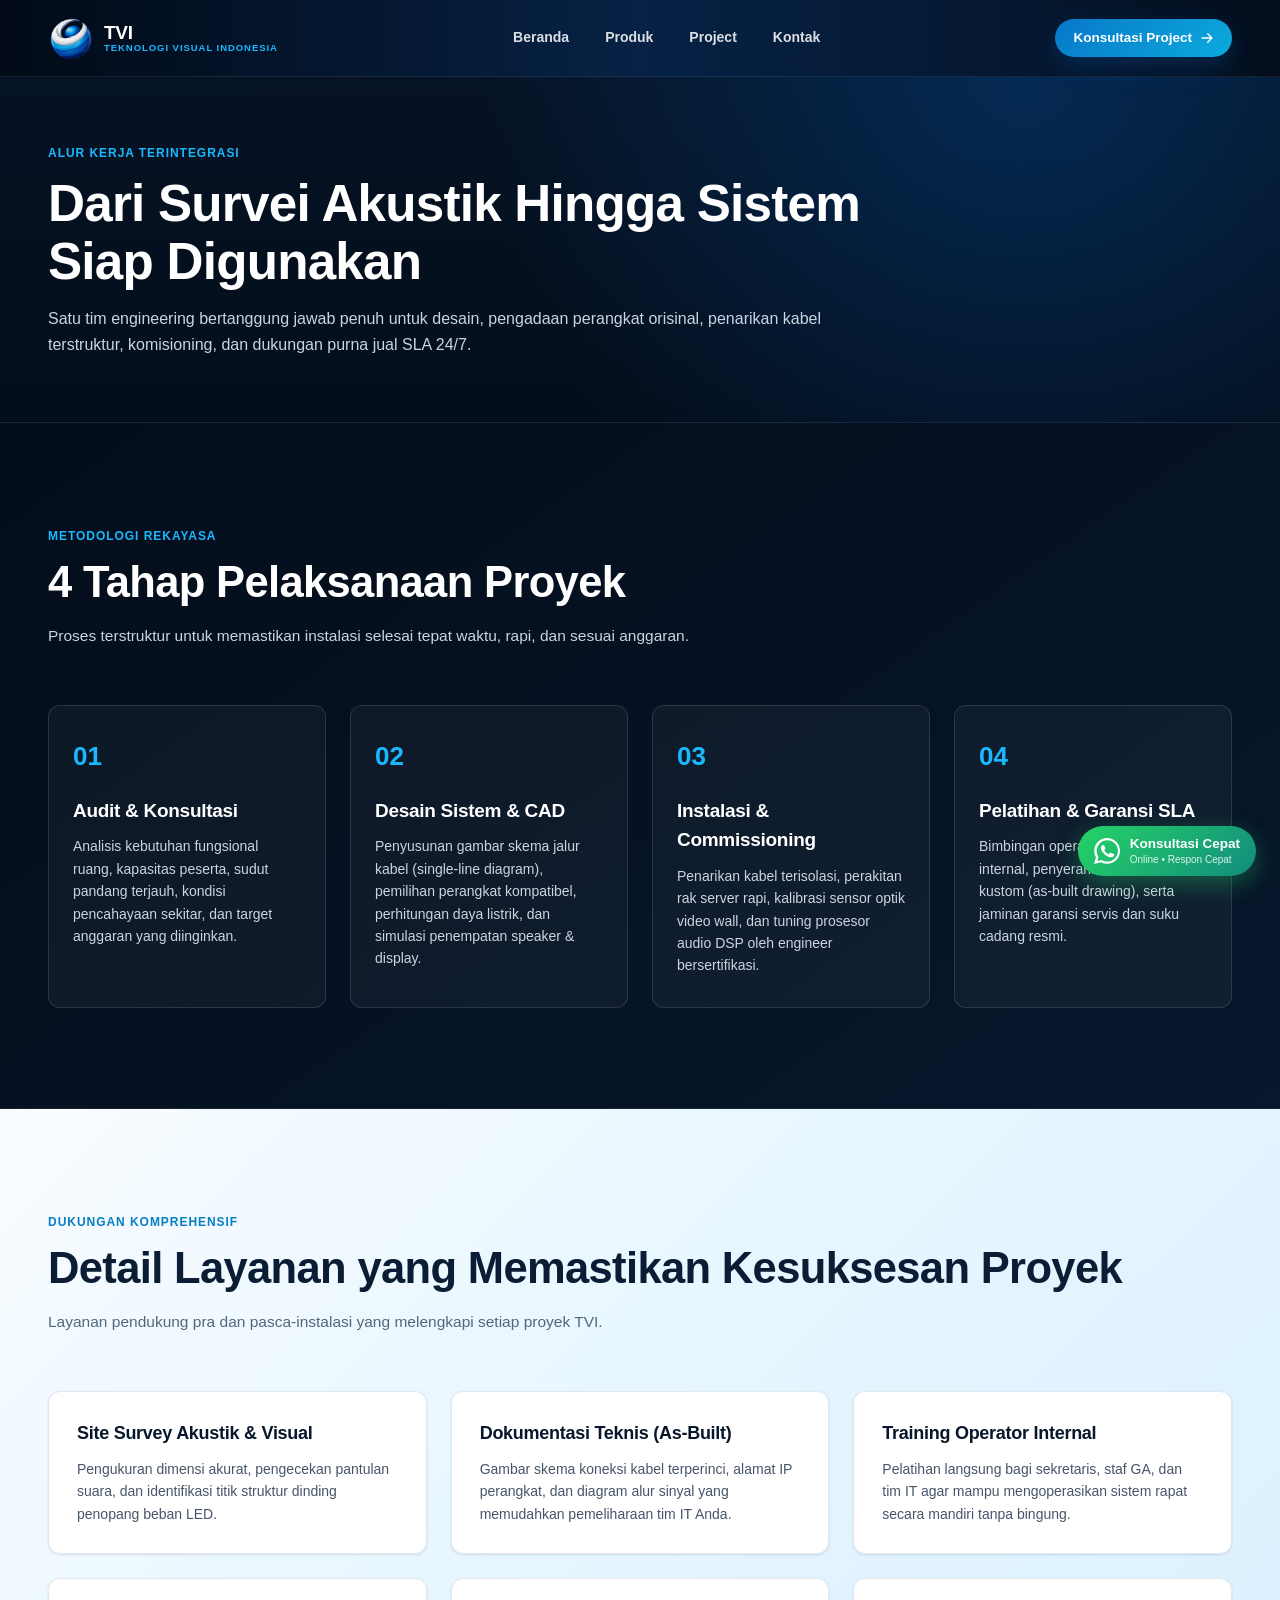
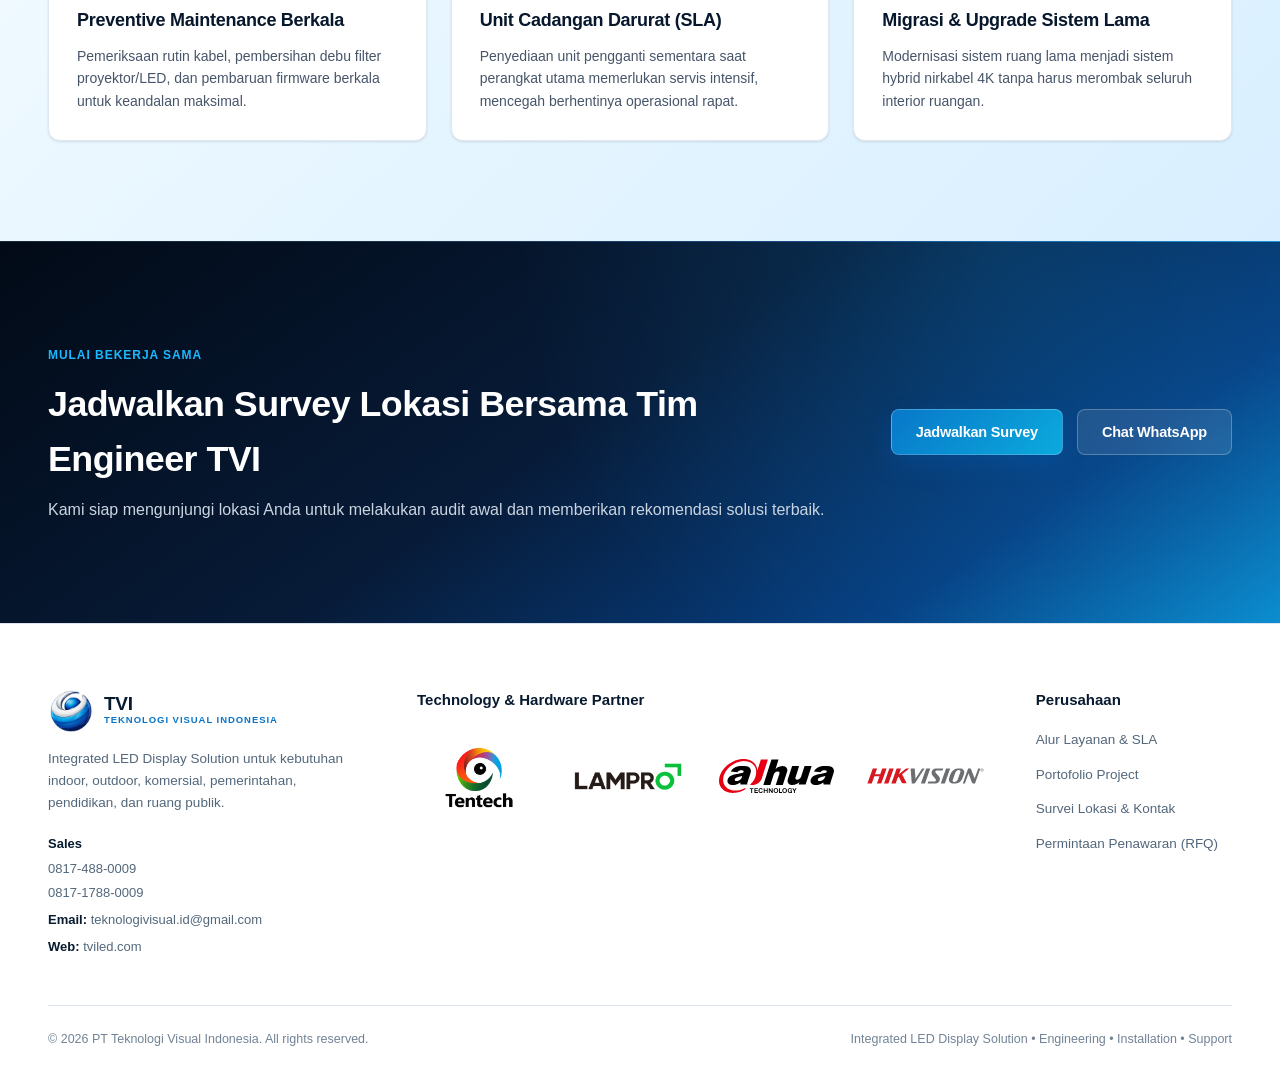
<file: layanan.html>
<!DOCTYPE html>
<html lang="id">
  <head>
    <meta charset="UTF-8" />
    <meta name="viewport" content="width=device-width, initial-scale=1.0" />
    <title>Layanan & Alur Kerja | Teknologi Visual Indonesia (TVI)</title>
    <meta
      name="description"
      content="Layanan konsultasi AV, site survey, desain skematik CAD, instalasi terstruktur, commissioning, dan pemeliharaan SLA 24/7 dari Teknologi Visual Indonesia."
    />
    <link rel="icon" type="image/png" href="asset/img/tvi-emblem-transparent.png" />
    <link rel="preconnect" href="https://fonts.googleapis.com" />
    <link rel="preconnect" href="https://fonts.gstatic.com" crossorigin />
    <link
      href="https://fonts.googleapis.com/css2?family=Inter:wght@400;500;600;700&family=Plus+Jakarta+Sans:wght@500;600;700;800&display=swap"
      rel="stylesheet"
    />
    <link rel="stylesheet" href="styles.css" />
  </head>
  <body>
    <!-- Site Header -->
    <header class="site-header">
      <a class="brand" href="index.html" aria-label="Teknologi Visual Indonesia">
        <div class="brand-logo-frame">
          <img class="brand-logo" src="asset/img/tvi-emblem-transparent.png" alt="TVI Emblem Logo" />
        </div>
        <div class="brand-text">
          <span class="brand-title">TVI</span>
          <span class="brand-subtitle">Teknologi Visual Indonesia</span>
        </div>
      </a>

      <button class="nav-toggle" aria-label="Buka navigasi" aria-expanded="false">
        <span></span>
        <span></span>
        <span></span>
      </button>

      <nav class="site-nav" aria-label="Navigasi utama">
        <a href="index.html">Beranda</a>

        <a href="produk.html">Produk</a>
        <a href="project.html">Project</a>
        <a href="kontak.html">Kontak</a>
      </nav>

      <div class="header-actions">
        <a class="btn-header-cta" href="kontak.html">
          <span>Konsultasi Project</span>
          <svg width="14" height="14" viewBox="0 0 20 20" fill="currentColor">
            <path fill-rule="evenodd" d="M10.293 3.293a1 1 0 011.414 0l6 6a1 1 0 010 1.414l-6 6a1 1 0 01-1.414-1.414L14.586 11H3a1 1 0 110-2h11.586l-4.293-4.293a1 1 0 010-1.414z" clip-rule="evenodd" />
          </svg>
        </a>
      </div>
    </header>

    <main>
      <!-- Page Hero -->
      <section class="page-hero layanan-hero">
        <div class="page-hero-overlay"></div>
        <div class="page-hero-content">
          <span class="eyebrow">Alur Kerja Terintegrasi</span>
          <h1>Dari Survei Akustik Hingga Sistem Siap Digunakan</h1>
          <p>
            Satu tim engineering bertanggung jawab penuh untuk desain, pengadaan perangkat orisinal,
            penarikan kabel terstruktur, komisioning, dan dukungan purna jual SLA 24/7.
          </p>
        </div>
      </section>

      <!-- 4 Langkah Proses Kerja -->
      <section class="section service-band">
        <div class="section-container">
          <div class="section-header">
            <span class="eyebrow">Metodologi Rekayasa</span>
            <h2 class="section-title">4 Tahap Pelaksanaan Proyek</h2>
            <p class="section-lead" style="color: var(--slate-300)">
              Proses terstruktur untuk memastikan instalasi selesai tepat waktu, rapi, dan sesuai anggaran.
            </p>
          </div>

          <div class="process">
            <div class="process-step">
              <span class="step-no">01</span>
              <h3>Audit & Konsultasi</h3>
              <p>
                Analisis kebutuhan fungsional ruang, kapasitas peserta, sudut pandang terjauh,
                kondisi pencahayaan sekitar, dan target anggaran yang diinginkan.
              </p>
            </div>

            <div class="process-step">
              <span class="step-no">02</span>
              <h3>Desain Sistem & CAD</h3>
              <p>
                Penyusunan gambar skema jalur kabel (single-line diagram), pemilihan perangkat kompatibel,
                perhitungan daya listrik, dan simulasi penempatan speaker & display.
              </p>
            </div>

            <div class="process-step">
              <span class="step-no">03</span>
              <h3>Instalasi & Commissioning</h3>
              <p>
                Penarikan kabel terisolasi, perakitan rak server rapi, kalibrasi sensor optik video wall,
                dan tuning prosesor audio DSP oleh engineer bersertifikasi.
              </p>
            </div>

            <div class="process-step">
              <span class="step-no">04</span>
              <h3>Pelatihan & Garansi SLA</h3>
              <p>
                Bimbingan operasional bagi tim internal, penyerahan buku manual kustom (as-built drawing),
                serta jaminan garansi servis dan suku cadang resmi.
              </p>
            </div>
          </div>
        </div>
      </section>

      <!-- Layanan Pendukung -->
      <section class="section feature-list">
        <div class="section-container">
          <div class="section-header">
            <span class="eyebrow">Dukungan Komprehensif</span>
            <h2 class="section-title">Detail Layanan yang Memastikan Kesuksesan Proyek</h2>
            <p class="section-lead">Layanan pendukung pra dan pasca-instalasi yang melengkapi setiap proyek TVI.</p>
          </div>

          <div class="feature-grid">
            <div class="feature-card">
              <h3>Site Survey Akustik & Visual</h3>
              <p>Pengukuran dimensi akurat, pengecekan pantulan suara, dan identifikasi titik struktur dinding penopang beban LED.</p>
            </div>

            <div class="feature-card">
              <h3>Dokumentasi Teknis (As-Built)</h3>
              <p>Gambar skema koneksi kabel terperinci, alamat IP perangkat, dan diagram alur sinyal yang memudahkan pemeliharaan tim IT Anda.</p>
            </div>

            <div class="feature-card">
              <h3>Training Operator Internal</h3>
              <p>Pelatihan langsung bagi sekretaris, staf GA, dan tim IT agar mampu mengoperasikan sistem rapat secara mandiri tanpa bingung.</p>
            </div>

            <div class="feature-card">
              <h3>Preventive Maintenance Berkala</h3>
              <p>Pemeriksaan rutin kabel, pembersihan debu filter proyektor/LED, dan pembaruan firmware berkala untuk keandalan maksimal.</p>
            </div>

            <div class="feature-card">
              <h3>Unit Cadangan Darurat (SLA)</h3>
              <p>Penyediaan unit pengganti sementara saat perangkat utama memerlukan servis intensif, mencegah berhentinya operasional rapat.</p>
            </div>

            <div class="feature-card">
              <h3>Migrasi & Upgrade Sistem Lama</h3>
              <p>Modernisasi sistem ruang lama menjadi sistem hybrid nirkabel 4K tanpa harus merombak seluruh interior ruangan.</p>
            </div>
          </div>
        </div>
      </section>

      <!-- CTA Band -->
      <section class="section cta-band">
        <div class="cta-container">
          <div class="cta-content">
            <span class="eyebrow" style="color: var(--brand-cyan-400)">Mulai Bekerja Sama</span>
            <h2>Jadwalkan Survey Lokasi Bersama Tim Engineer TVI</h2>
            <p>Kami siap mengunjungi lokasi Anda untuk melakukan audit awal dan memberikan rekomendasi solusi terbaik.</p>
          </div>
          <div class="cta-actions">
            <a class="btn primary" href="kontak.html">Jadwalkan Survey</a>
            <a class="btn secondary" href="https://wa.me/628174880009" target="_blank" rel="noopener">Chat WhatsApp</a>
          </div>
        </div>
      </section>
    </main>

    <!-- Footer -->
    <footer class="site-footer">
      <div class="footer-top">
        <div class="footer-brand-col">
          <a class="brand" href="index.html">
            <div class="brand-logo-frame">
              <img class="brand-logo" src="asset/img/tvi-emblem-transparent.png" alt="Ikon Teknologi Visual Indonesia" />
            </div>
            <div class="brand-text">
              <span class="brand-title">TVI</span>
              <span class="brand-subtitle">Teknologi Visual Indonesia</span>
            </div>
          </a>
          <p>
            Integrated LED Display Solution untuk kebutuhan indoor, outdoor, komersial, pemerintahan, pendidikan, dan ruang publik.
          </p>
          <div class="footer-contact-list">
            <div class="footer-sales-group">
              <strong>Sales</strong>
              <a href="https://wa.me/628174880009" target="_blank" rel="noopener">0817-488-0009</a>
              <a href="https://wa.me/6281717880009" target="_blank" rel="noopener">0817-1788-0009</a>
            </div>
            <a href="mailto:teknologivisual.id@gmail.com"><strong>Email:</strong> teknologivisual.id@gmail.com</a>
            <a href="https://tviled.com"><strong>Web:</strong> tviled.com</a>
          </div>
        </div>

        <div class="footer-partners" aria-labelledby="footerPartnerTitle">
          <h4 id="footerPartnerTitle">Technology & Hardware Partner</h4>
          <div class="footer-partner-grid">
            <div class="footer-partner-item"><img src="asset/img/partners/tentech-original.png" alt="Tentech" loading="lazy" /><span>Tentech</span></div>
            <div class="footer-partner-item"><img src="asset/img/partners/lampro-original.png" alt="Lampro LED" loading="lazy" /><span>Lampro</span></div>
            <div class="footer-partner-item"><img src="asset/img/partners/dahua.svg" alt="Dahua Technology" loading="lazy" /><span>Dahua</span></div>
            <div class="footer-partner-item"><img src="asset/img/partners/hikvision.svg" alt="Hikvision" loading="lazy" /><span>Hikvision</span></div>
          </div>
        </div>

        <div class="footer-col">
          <h4>Perusahaan</h4>
          <ul>
            <li><a href="layanan.html">Alur Layanan & SLA</a></li>
            <li><a href="project.html">Portofolio Project</a></li>
            <li><a href="kontak.html">Survei Lokasi & Kontak</a></li>
            <li><a href="kontak.html">Permintaan Penawaran (RFQ)</a></li>
          </ul>
        </div>
      </div>

      <div class="footer-bottom">
        <div>&copy; 2026 PT Teknologi Visual Indonesia. All rights reserved.</div>
        <div>Integrated LED Display Solution &bull; Engineering &bull; Installation &bull; Support</div>
      </div>
    </footer>

    <!-- Floating WhatsApp Widget -->
    <a
      class="whatsapp-float"
      href="https://wa.me/628174880009?text=Halo%20Tim%20TVI,%20saya%20ingin%20jadwal%20survey%20lokasi%20atau%20konsultasi%20layanan."
      target="_blank"
      rel="noopener"
      aria-label="Konsultasi Teknis via WhatsApp"
    >
      <div class="whatsapp-pill">
        <svg viewBox="0 0 24 24" aria-hidden="true" focusable="false">
          <path d="M20.5 3.5A11.8 11.8 0 0 0 12.1 0C5.5 0 .2 5.3.2 11.8c0 2.1.5 4.1 1.6 5.9L0 24l6.4-1.7a11.8 11.8 0 0 0 5.7 1.5h.1c6.5 0 11.8-5.3 11.8-11.8 0-3.2-1.2-6.2-3.5-8.5ZM12.1 21.8c-1.7 0-3.3-.5-4.8-1.3l-.3-.2-3.8 1 1-3.7-.2-.4a9.8 9.8 0 0 1-1.5-5.3c0-5.4 4.4-9.8 9.8-9.8 2.6 0 5.1 1 6.9 2.9a9.7 9.7 0 0 1 2.9 6.9c-.2 5.5-4.6 9.9-10 9.9Zm5.4-7.4c-.3-.1-1.7-.8-1.9-.9-.3-.1-.5-.1-.7.1-.2.3-.8.9-.9 1.1-.2.2-.3.2-.6.1-.3-.1-1.2-.4-2.3-1.4-.9-.8-1.4-1.7-1.6-2-.2-.3 0-.4.1-.6l.5-.5c.1-.2.2-.3.3-.5.1-.2 0-.4 0-.5 0-.1-.7-1.7-.9-2.3-.2-.6-.5-.5-.7-.5h-.6c-.2 0-.5.1-.8.4-.3.3-1 1-1 2.5s1.1 2.9 1.2 3.1c.1.2 2.1 3.3 5.2 4.6.7.3 1.3.5 1.7.6.7.2 1.4.2 1.9.1.6-.1 1.7-.7 2-1.4.2-.7.2-1.3.2-1.4-.1-.2-.3-.3-.6-.4Z" />
        </svg>
        <div class="whatsapp-text-badge">
          <span>Konsultasi Cepat</span>
          <span class="sub text-full">Online &bull; Respon Cepat</span>
        </div>
      </div>
    </a>

    <script src="script.js"></script>
  </body>
</html>
</file>
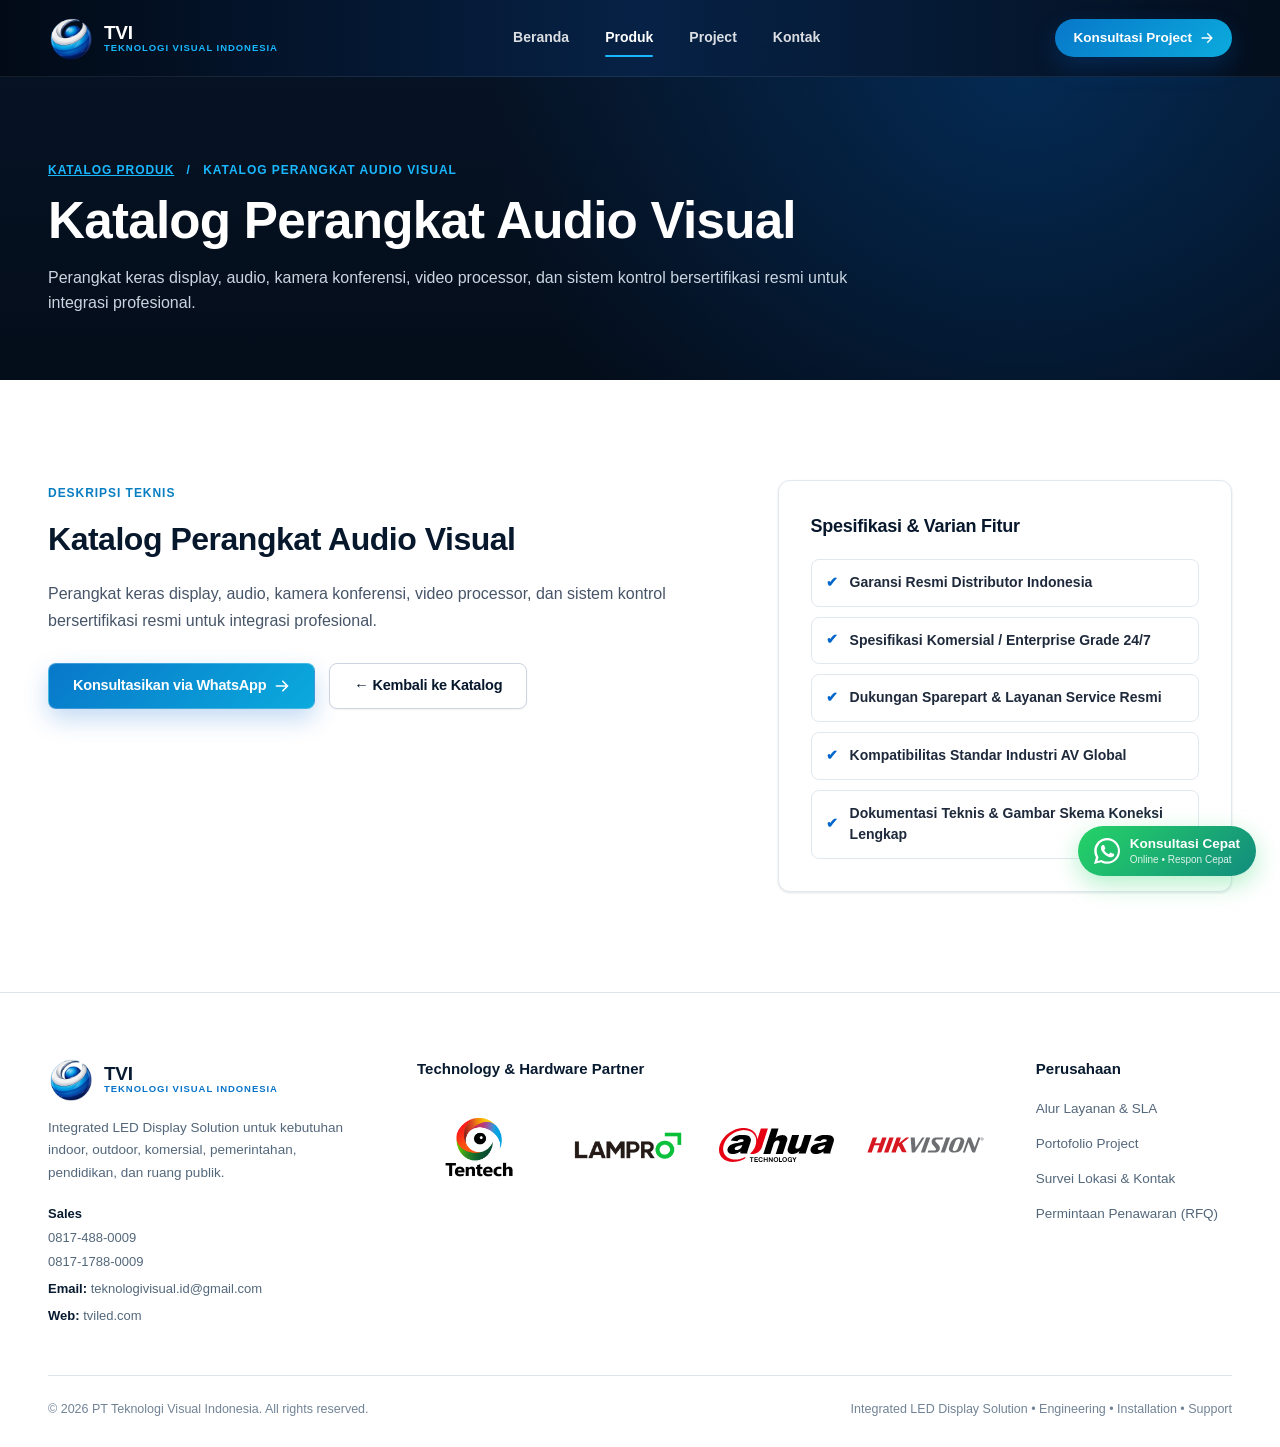
<file: produk-detail.html>
<!DOCTYPE html>
<html lang="id">
  <head>
    <meta charset="UTF-8" />
    <meta name="viewport" content="width=device-width, initial-scale=1.0" />
    <title>Detail Produk | Teknologi Visual Indonesia (TVI)</title>
    <meta
      name="description"
      content="Spesifikasi teknis dan rekomendasi produk audio visual resmi Teknologi Visual Indonesia."
    />
    <link rel="icon" type="image/png" href="asset/img/tvi-emblem-transparent.png" />
    <link rel="preconnect" href="https://fonts.googleapis.com" />
    <link rel="preconnect" href="https://fonts.gstatic.com" crossorigin />
    <link
      href="https://fonts.googleapis.com/css2?family=Inter:wght@400;500;600;700&family=Plus+Jakarta+Sans:wght@500;600;700;800&display=swap"
      rel="stylesheet"
    />
    <link rel="stylesheet" href="styles.css" />
  </head>
  <body>
    <!-- Site Header -->
    <header class="site-header">
      <a class="brand" href="index.html" aria-label="Teknologi Visual Indonesia">
        <div class="brand-logo-frame">
          <img class="brand-logo" src="asset/img/tvi-emblem-transparent.png" alt="TVI Emblem Logo" />
        </div>
        <div class="brand-text">
          <span class="brand-title">TVI</span>
          <span class="brand-subtitle">Teknologi Visual Indonesia</span>
        </div>
      </a>

      <button class="nav-toggle" aria-label="Buka navigasi" aria-expanded="false">
        <span></span>
        <span></span>
        <span></span>
      </button>

      <nav class="site-nav" aria-label="Navigasi utama">
        <a href="index.html">Beranda</a>

        <a class="active" href="produk.html">Produk</a>
        <a href="project.html">Project</a>
        <a href="kontak.html">Kontak</a>
      </nav>

      <div class="header-actions">
        <a class="btn-header-cta" href="kontak.html">
          <span>Konsultasi Project</span>
          <svg width="14" height="14" viewBox="0 0 20 20" fill="currentColor">
            <path fill-rule="evenodd" d="M10.293 3.293a1 1 0 011.414 0l6 6a1 1 0 010 1.414l-6 6a1 1 0 01-1.414-1.414L14.586 11H3a1 1 0 110-2h11.586l-4.293-4.293a1 1 0 010-1.414z" clip-rule="evenodd" />
          </svg>
        </a>
      </div>
    </header>

    <main>
      <!-- Page Hero -->
      <section class="page-hero produk-hero">
        <div class="page-hero-overlay"></div>
        <div class="page-hero-content">
          <span class="eyebrow">
            <a href="produk.html" style="color: inherit; text-decoration: underline;">Katalog Produk</a> &nbsp;/&nbsp;
            <span id="detailBreadcrumb">Spesifikasi</span>
          </span>
          <h1 id="detailTitle">Spesifikasi Perangkat</h1>
          <p id="detailLead">Informasi komprehensif mengenai spesifikasi teknis dan kompatibilitas sistem.</p>
        </div>
      </section>

      <!-- Detail Content -->
      <section class="section detail-section">
        <div class="section-container">
          <div class="detail-layout">
            <div class="detail-info">
              <span class="eyebrow">Deskripsi Teknis</span>
              <h2 id="detailHeading">Detail Perangkat</h2>
              <p id="detailDescription"></p>

              <div style="display: flex; gap: 14px; flex-wrap: wrap;">
                <a class="btn primary" id="detailWaBtn" href="#" target="_blank" rel="noopener">
                  <span>Konsultasikan via WhatsApp</span>
                  <svg width="16" height="16" viewBox="0 0 20 20" fill="currentColor">
                    <path fill-rule="evenodd" d="M10.293 3.293a1 1 0 011.414 0l6 6a1 1 0 010 1.414l-6 6a1 1 0 01-1.414-1.414L14.586 11H3a1 1 0 110-2h11.586l-4.293-4.293a1 1 0 010-1.414z" clip-rule="evenodd" />
                  </svg>
                </a>
                <a class="btn outline-dark" href="produk.html">&larr; Kembali ke Katalog</a>
              </div>
            </div>

            <div class="detail-card">
              <h3>Spesifikasi & Varian Fitur</h3>
              <ul id="detailItems"></ul>
            </div>
          </div>
        </div>
      </section>
    </main>

    <!-- Footer -->
    <footer class="site-footer">
      <div class="footer-top">
        <div class="footer-brand-col">
          <a class="brand" href="index.html">
            <div class="brand-logo-frame">
              <img class="brand-logo" src="asset/img/tvi-emblem-transparent.png" alt="Ikon Teknologi Visual Indonesia" />
            </div>
            <div class="brand-text">
              <span class="brand-title">TVI</span>
              <span class="brand-subtitle">Teknologi Visual Indonesia</span>
            </div>
          </a>
          <p>
            Integrated LED Display Solution untuk kebutuhan indoor, outdoor, komersial, pemerintahan, pendidikan, dan ruang publik.
          </p>
          <div class="footer-contact-list">
            <div class="footer-sales-group">
              <strong>Sales</strong>
              <a href="https://wa.me/628174880009" target="_blank" rel="noopener">0817-488-0009</a>
              <a href="https://wa.me/6281717880009" target="_blank" rel="noopener">0817-1788-0009</a>
            </div>
            <a href="mailto:teknologivisual.id@gmail.com"><strong>Email:</strong> teknologivisual.id@gmail.com</a>
            <a href="https://tviled.com"><strong>Web:</strong> tviled.com</a>
          </div>
        </div>

        <div class="footer-partners" aria-labelledby="footerPartnerTitle">
          <h4 id="footerPartnerTitle">Technology & Hardware Partner</h4>
          <div class="footer-partner-grid">
            <div class="footer-partner-item"><img src="asset/img/partners/tentech-original.png" alt="Tentech" loading="lazy" /><span>Tentech</span></div>
            <div class="footer-partner-item"><img src="asset/img/partners/lampro-original.png" alt="Lampro LED" loading="lazy" /><span>Lampro</span></div>
            <div class="footer-partner-item"><img src="asset/img/partners/dahua.svg" alt="Dahua Technology" loading="lazy" /><span>Dahua</span></div>
            <div class="footer-partner-item"><img src="asset/img/partners/hikvision.svg" alt="Hikvision" loading="lazy" /><span>Hikvision</span></div>
          </div>
        </div>

        <div class="footer-col">
          <h4>Perusahaan</h4>
          <ul>
            <li><a href="layanan.html">Alur Layanan & SLA</a></li>
            <li><a href="project.html">Portofolio Project</a></li>
            <li><a href="kontak.html">Survei Lokasi & Kontak</a></li>
            <li><a href="kontak.html">Permintaan Penawaran (RFQ)</a></li>
          </ul>
        </div>
      </div>

      <div class="footer-bottom">
        <div>&copy; 2026 PT Teknologi Visual Indonesia. All rights reserved.</div>
        <div>Integrated LED Display Solution &bull; Engineering &bull; Installation &bull; Support</div>
      </div>
    </footer>

    <!-- Floating WhatsApp Widget -->
    <a
      class="whatsapp-float"
      href="https://wa.me/628174880009?text=Halo%20Tim%20TVI,%20saya%20ingin%20konsultasi%20mengenai%20produk."
      target="_blank"
      rel="noopener"
      aria-label="Konsultasi Teknis via WhatsApp"
    >
      <div class="whatsapp-pill">
        <svg viewBox="0 0 24 24" aria-hidden="true" focusable="false">
          <path d="M20.5 3.5A11.8 11.8 0 0 0 12.1 0C5.5 0 .2 5.3.2 11.8c0 2.1.5 4.1 1.6 5.9L0 24l6.4-1.7a11.8 11.8 0 0 0 5.7 1.5h.1c6.5 0 11.8-5.3 11.8-11.8 0-3.2-1.2-6.2-3.5-8.5ZM12.1 21.8c-1.7 0-3.3-.5-4.8-1.3l-.3-.2-3.8 1 1-3.7-.2-.4a9.8 9.8 0 0 1-1.5-5.3c0-5.4 4.4-9.8 9.8-9.8 2.6 0 5.1 1 6.9 2.9a9.7 9.7 0 0 1 2.9 6.9c-.2 5.5-4.6 9.9-10 9.9Zm5.4-7.4c-.3-.1-1.7-.8-1.9-.9-.3-.1-.5-.1-.7.1-.2.3-.8.9-.9 1.1-.2.2-.3.2-.6.1-.3-.1-1.2-.4-2.3-1.4-.9-.8-1.4-1.7-1.6-2-.2-.3 0-.4.1-.6l.5-.5c.1-.2.2-.3.3-.5.1-.2 0-.4 0-.5 0-.1-.7-1.7-.9-2.3-.2-.6-.5-.5-.7-.5h-.6c-.2 0-.5.1-.8.4-.3.3-1 1-1 2.5s1.1 2.9 1.2 3.1c.1.2 2.1 3.3 5.2 4.6.7.3 1.3.5 1.7.6.7.2 1.4.2 1.9.1.6-.1 1.7-.7 2-1.4.2-.7.2-1.3.2-1.4-.1-.2-.3-.3-.6-.4Z" />
        </svg>
        <div class="whatsapp-text-badge">
          <span>Konsultasi Cepat</span>
          <span class="sub text-full">Online &bull; Respon Cepat</span>
        </div>
      </div>
    </a>

    <script src="script.js"></script>
  </body>
</html>
</file>
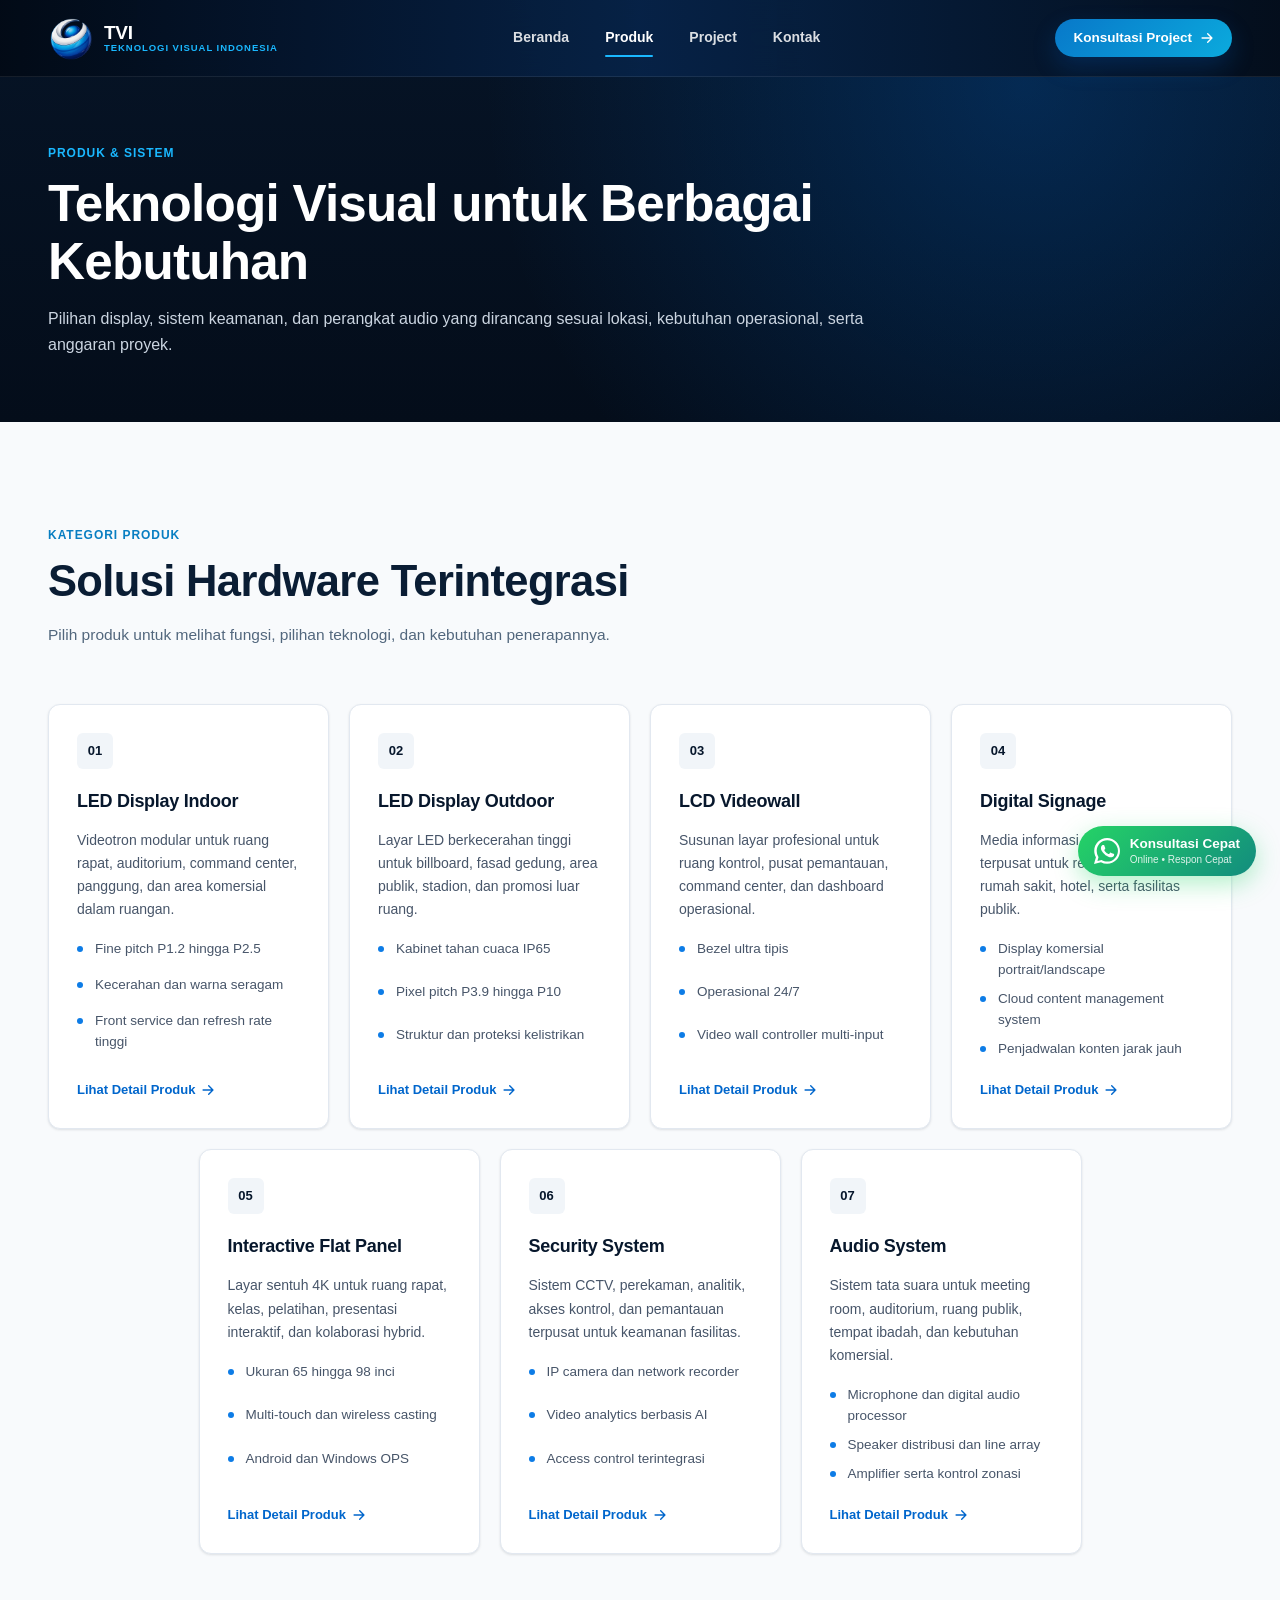
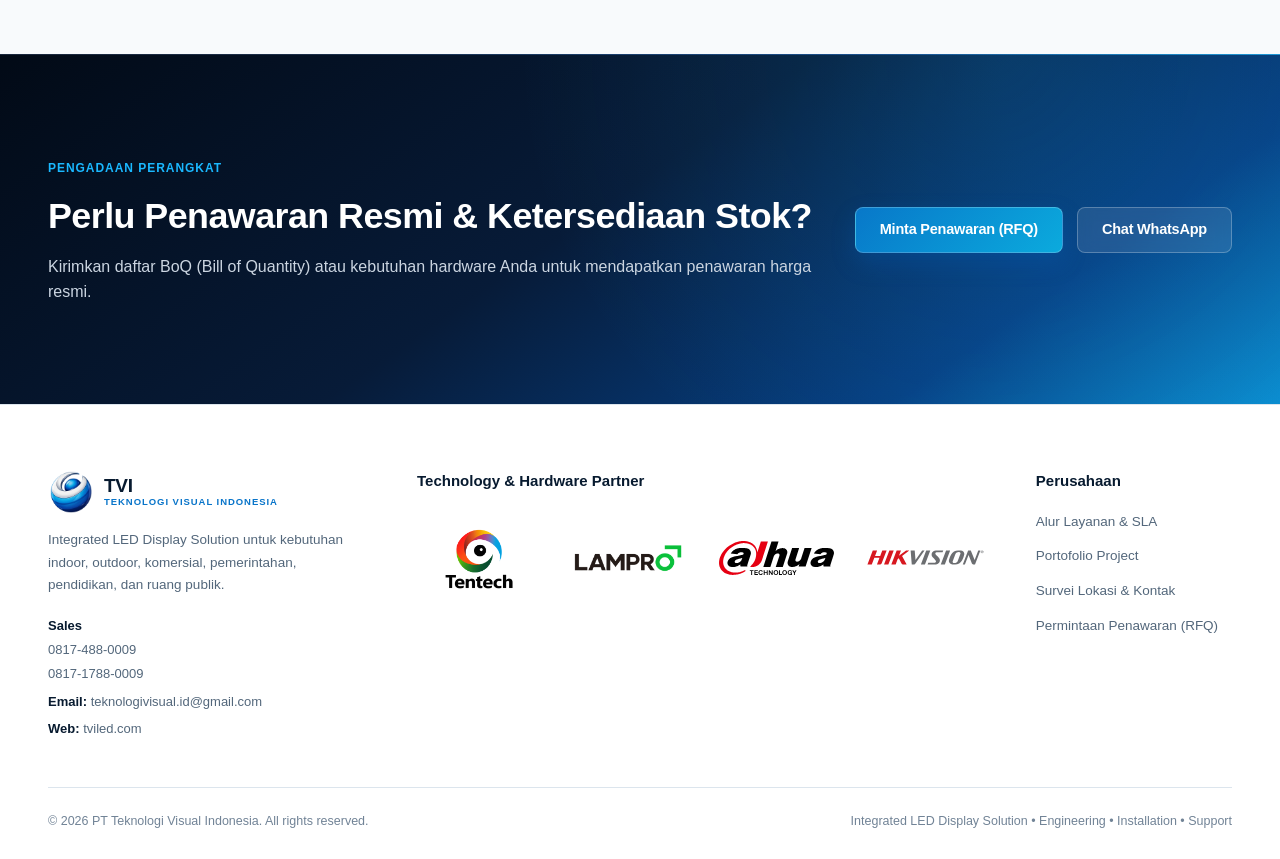
<file: produk.html>
<!DOCTYPE html>
<html lang="id">
  <head>
    <meta charset="UTF-8" />
    <meta name="viewport" content="width=device-width, initial-scale=1.0" />
    <title>Produk LED Display & Audio Visual | Teknologi Visual Indonesia</title>
    <meta
      name="description"
      content="Produk LED display indoor dan outdoor, LCD videowall, digital signage, interactive flat panel, security system, dan audio system dari TVI."
    />
    <link rel="icon" type="image/png" href="asset/img/tvi-emblem-transparent.png" />
    <link rel="preconnect" href="https://fonts.googleapis.com" />
    <link rel="preconnect" href="https://fonts.gstatic.com" crossorigin />
    <link
      href="https://fonts.googleapis.com/css2?family=Inter:wght@400;500;600;700&family=Plus+Jakarta+Sans:wght@500;600;700;800&display=swap"
      rel="stylesheet"
    />
    <link rel="stylesheet" href="styles.css" />
  </head>
  <body>
    <!-- Site Header -->
    <header class="site-header">
      <a class="brand" href="index.html" aria-label="Teknologi Visual Indonesia">
        <div class="brand-logo-frame">
          <img class="brand-logo" src="asset/img/tvi-emblem-transparent.png" alt="TVI Emblem Logo" />
        </div>
        <div class="brand-text">
          <span class="brand-title">TVI</span>
          <span class="brand-subtitle">Teknologi Visual Indonesia</span>
        </div>
      </a>

      <button class="nav-toggle" aria-label="Buka navigasi" aria-expanded="false">
        <span></span>
        <span></span>
        <span></span>
      </button>

      <nav class="site-nav" aria-label="Navigasi utama">
        <a href="index.html">Beranda</a>

        <a class="active" href="produk.html">Produk</a>
        <a href="project.html">Project</a>
        <a href="kontak.html">Kontak</a>
      </nav>

      <div class="header-actions">
        <a class="btn-header-cta" href="kontak.html">
          <span>Konsultasi Project</span>
          <svg width="14" height="14" viewBox="0 0 20 20" fill="currentColor">
            <path fill-rule="evenodd" d="M10.293 3.293a1 1 0 011.414 0l6 6a1 1 0 010 1.414l-6 6a1 1 0 01-1.414-1.414L14.586 11H3a1 1 0 110-2h11.586l-4.293-4.293a1 1 0 010-1.414z" clip-rule="evenodd" />
          </svg>
        </a>
      </div>
    </header>

    <main>
      <!-- Page Hero -->
      <section class="page-hero produk-hero">
        <div class="page-hero-overlay"></div>
        <div class="page-hero-content">
          <span class="eyebrow">Produk & Sistem</span>
          <h1>Teknologi Visual untuk Berbagai Kebutuhan</h1>
          <p>
            Pilihan display, sistem keamanan, dan perangkat audio yang dirancang sesuai lokasi,
            kebutuhan operasional, serta anggaran proyek.
          </p>
        </div>
      </section>

      <!-- Product Catalog Section -->
      <section class="section product-section">
        <div class="section-container">
          <div class="section-header">
            <span class="eyebrow">Kategori Produk</span>
            <h2 class="section-title">Solusi Hardware Terintegrasi</h2>
            <p class="section-lead">Pilih produk untuk melihat fungsi, pilihan teknologi, dan kebutuhan penerapannya.</p>
          </div>

          <div class="product-grid product-grid-seven">
            <article class="product-category">
              <span class="product-number">01</span>
              <h3>LED Display Indoor</h3>
              <p class="product-summary">Videotron modular untuk ruang rapat, auditorium, command center, panggung, dan area komersial dalam ruangan.</p>
              <ul>
                <li>Fine pitch P1.2 hingga P2.5</li>
                <li>Kecerahan dan warna seragam</li>
                <li>Front service dan refresh rate tinggi</li>
              </ul>
              <a class="product-cat-link" href="produk-detail.html?kategori=led-indoor">
                <span>Lihat Detail Produk</span>
                <svg width="14" height="14" viewBox="0 0 20 20" fill="currentColor" aria-hidden="true"><path fill-rule="evenodd" d="M10.293 3.293a1 1 0 011.414 0l6 6a1 1 0 010 1.414l-6 6a1 1 0 01-1.414-1.414L14.586 11H3a1 1 0 110-2h11.586l-4.293-4.293a1 1 0 010-1.414z" clip-rule="evenodd" /></svg>
              </a>
            </article>

            <article class="product-category">
              <span class="product-number">02</span>
              <h3>LED Display Outdoor</h3>
              <p class="product-summary">Layar LED berkecerahan tinggi untuk billboard, fasad gedung, area publik, stadion, dan promosi luar ruang.</p>
              <ul>
                <li>Kabinet tahan cuaca IP65</li>
                <li>Pixel pitch P3.9 hingga P10</li>
                <li>Struktur dan proteksi kelistrikan</li>
              </ul>
              <a class="product-cat-link" href="produk-detail.html?kategori=led-outdoor">
                <span>Lihat Detail Produk</span>
                <svg width="14" height="14" viewBox="0 0 20 20" fill="currentColor" aria-hidden="true"><path fill-rule="evenodd" d="M10.293 3.293a1 1 0 011.414 0l6 6a1 1 0 010 1.414l-6 6a1 1 0 01-1.414-1.414L14.586 11H3a1 1 0 110-2h11.586l-4.293-4.293a1 1 0 010-1.414z" clip-rule="evenodd" /></svg>
              </a>
            </article>

            <article class="product-category">
              <span class="product-number">03</span>
              <h3>LCD Videowall</h3>
              <p class="product-summary">Susunan layar profesional untuk ruang kontrol, pusat pemantauan, command center, dan dashboard operasional.</p>
              <ul>
                <li>Bezel ultra tipis</li>
                <li>Operasional 24/7</li>
                <li>Video wall controller multi-input</li>
              </ul>
              <a class="product-cat-link" href="produk-detail.html?kategori=lcd-videowall">
                <span>Lihat Detail Produk</span>
                <svg width="14" height="14" viewBox="0 0 20 20" fill="currentColor" aria-hidden="true"><path fill-rule="evenodd" d="M10.293 3.293a1 1 0 011.414 0l6 6a1 1 0 010 1.414l-6 6a1 1 0 01-1.414-1.414L14.586 11H3a1 1 0 110-2h11.586l-4.293-4.293a1 1 0 010-1.414z" clip-rule="evenodd" /></svg>
              </a>
            </article>

            <article class="product-category">
              <span class="product-number">04</span>
              <h3>Digital Signage</h3>
              <p class="product-summary">Media informasi dan promosi terpusat untuk retail, perkantoran, rumah sakit, hotel, serta fasilitas publik.</p>
              <ul>
                <li>Display komersial portrait/landscape</li>
                <li>Cloud content management system</li>
                <li>Penjadwalan konten jarak jauh</li>
              </ul>
              <a class="product-cat-link" href="produk-detail.html?kategori=digital-signage">
                <span>Lihat Detail Produk</span>
                <svg width="14" height="14" viewBox="0 0 20 20" fill="currentColor" aria-hidden="true"><path fill-rule="evenodd" d="M10.293 3.293a1 1 0 011.414 0l6 6a1 1 0 010 1.414l-6 6a1 1 0 01-1.414-1.414L14.586 11H3a1 1 0 110-2h11.586l-4.293-4.293a1 1 0 010-1.414z" clip-rule="evenodd" /></svg>
              </a>
            </article>

            <article class="product-category">
              <span class="product-number">05</span>
              <h3>Interactive Flat Panel</h3>
              <p class="product-summary">Layar sentuh 4K untuk ruang rapat, kelas, pelatihan, presentasi interaktif, dan kolaborasi hybrid.</p>
              <ul>
                <li>Ukuran 65 hingga 98 inci</li>
                <li>Multi-touch dan wireless casting</li>
                <li>Android dan Windows OPS</li>
              </ul>
              <a class="product-cat-link" href="produk-detail.html?kategori=interactive-panel">
                <span>Lihat Detail Produk</span>
                <svg width="14" height="14" viewBox="0 0 20 20" fill="currentColor" aria-hidden="true"><path fill-rule="evenodd" d="M10.293 3.293a1 1 0 011.414 0l6 6a1 1 0 010 1.414l-6 6a1 1 0 01-1.414-1.414L14.586 11H3a1 1 0 110-2h11.586l-4.293-4.293a1 1 0 010-1.414z" clip-rule="evenodd" /></svg>
              </a>
            </article>

            <article class="product-category">
              <span class="product-number">06</span>
              <h3>Security System</h3>
              <p class="product-summary">Sistem CCTV, perekaman, analitik, akses kontrol, dan pemantauan terpusat untuk keamanan fasilitas.</p>
              <ul>
                <li>IP camera dan network recorder</li>
                <li>Video analytics berbasis AI</li>
                <li>Access control terintegrasi</li>
              </ul>
              <a class="product-cat-link" href="produk-detail.html?kategori=security-system">
                <span>Lihat Detail Produk</span>
                <svg width="14" height="14" viewBox="0 0 20 20" fill="currentColor" aria-hidden="true"><path fill-rule="evenodd" d="M10.293 3.293a1 1 0 011.414 0l6 6a1 1 0 010 1.414l-6 6a1 1 0 01-1.414-1.414L14.586 11H3a1 1 0 110-2h11.586l-4.293-4.293a1 1 0 010-1.414z" clip-rule="evenodd" /></svg>
              </a>
            </article>

            <article class="product-category">
              <span class="product-number">07</span>
              <h3>Audio System</h3>
              <p class="product-summary">Sistem tata suara untuk meeting room, auditorium, ruang publik, tempat ibadah, dan kebutuhan komersial.</p>
              <ul>
                <li>Microphone dan digital audio processor</li>
                <li>Speaker distribusi dan line array</li>
                <li>Amplifier serta kontrol zonasi</li>
              </ul>
              <a class="product-cat-link" href="produk-detail.html?kategori=audio-system">
                <span>Lihat Detail Produk</span>
                <svg width="14" height="14" viewBox="0 0 20 20" fill="currentColor" aria-hidden="true"><path fill-rule="evenodd" d="M10.293 3.293a1 1 0 011.414 0l6 6a1 1 0 010 1.414l-6 6a1 1 0 01-1.414-1.414L14.586 11H3a1 1 0 110-2h11.586l-4.293-4.293a1 1 0 010-1.414z" clip-rule="evenodd" /></svg>
              </a>
            </article>
          </div>
        </div>
      </section>

      <!-- CTA Band -->
      <section class="section cta-band">
        <div class="cta-container">
          <div class="cta-content">
            <span class="eyebrow" style="color: var(--brand-cyan-400)">Pengadaan Perangkat</span>
            <h2>Perlu Penawaran Resmi & Ketersediaan Stok?</h2>
            <p>Kirimkan daftar BoQ (Bill of Quantity) atau kebutuhan hardware Anda untuk mendapatkan penawaran harga resmi.</p>
          </div>
          <div class="cta-actions">
            <a class="btn primary" href="kontak.html">Minta Penawaran (RFQ)</a>
            <a class="btn secondary" href="https://wa.me/628174880009" target="_blank" rel="noopener">Chat WhatsApp</a>
          </div>
        </div>
      </section>
    </main>

    <!-- Footer -->
    <footer class="site-footer">
      <div class="footer-top">
        <div class="footer-brand-col">
          <a class="brand" href="index.html">
            <div class="brand-logo-frame">
              <img class="brand-logo" src="asset/img/tvi-emblem-transparent.png" alt="Ikon Teknologi Visual Indonesia" />
            </div>
            <div class="brand-text">
              <span class="brand-title">TVI</span>
              <span class="brand-subtitle">Teknologi Visual Indonesia</span>
            </div>
          </a>
          <p>
            Integrated LED Display Solution untuk kebutuhan indoor, outdoor, komersial, pemerintahan, pendidikan, dan ruang publik.
          </p>
          <div class="footer-contact-list">
            <div class="footer-sales-group">
              <strong>Sales</strong>
              <a href="https://wa.me/628174880009" target="_blank" rel="noopener">0817-488-0009</a>
              <a href="https://wa.me/6281717880009" target="_blank" rel="noopener">0817-1788-0009</a>
            </div>
            <a href="mailto:teknologivisual.id@gmail.com"><strong>Email:</strong> teknologivisual.id@gmail.com</a>
            <a href="https://tviled.com"><strong>Web:</strong> tviled.com</a>
          </div>
        </div>

        <div class="footer-partners" aria-labelledby="footerPartnerTitle">
          <h4 id="footerPartnerTitle">Technology & Hardware Partner</h4>
          <div class="footer-partner-grid">
            <div class="footer-partner-item"><img src="asset/img/partners/tentech-original.png" alt="Tentech" loading="lazy" /><span>Tentech</span></div>
            <div class="footer-partner-item"><img src="asset/img/partners/lampro-original.png" alt="Lampro LED" loading="lazy" /><span>Lampro</span></div>
            <div class="footer-partner-item"><img src="asset/img/partners/dahua.svg" alt="Dahua Technology" loading="lazy" /><span>Dahua</span></div>
            <div class="footer-partner-item"><img src="asset/img/partners/hikvision.svg" alt="Hikvision" loading="lazy" /><span>Hikvision</span></div>
          </div>
        </div>

        <div class="footer-col">
          <h4>Perusahaan</h4>
          <ul>
            <li><a href="layanan.html">Alur Layanan & SLA</a></li>
            <li><a href="project.html">Portofolio Project</a></li>
            <li><a href="kontak.html">Survei Lokasi & Kontak</a></li>
            <li><a href="kontak.html">Permintaan Penawaran (RFQ)</a></li>
          </ul>
        </div>
      </div>

      <div class="footer-bottom">
        <div>&copy; 2026 PT Teknologi Visual Indonesia. All rights reserved.</div>
        <div>Integrated LED Display Solution &bull; Engineering &bull; Installation &bull; Support</div>
      </div>
    </footer>

    <!-- Floating WhatsApp Widget -->
    <a
      class="whatsapp-float"
      href="https://wa.me/628174880009?text=Halo%20Tim%20TVI,%20saya%20ingin%20menanyakan%20katalog%20produk%20audio%20visual."
      target="_blank"
      rel="noopener"
      aria-label="Konsultasi Teknis via WhatsApp"
    >
      <div class="whatsapp-pill">
        <svg viewBox="0 0 24 24" aria-hidden="true" focusable="false">
          <path d="M20.5 3.5A11.8 11.8 0 0 0 12.1 0C5.5 0 .2 5.3.2 11.8c0 2.1.5 4.1 1.6 5.9L0 24l6.4-1.7a11.8 11.8 0 0 0 5.7 1.5h.1c6.5 0 11.8-5.3 11.8-11.8 0-3.2-1.2-6.2-3.5-8.5ZM12.1 21.8c-1.7 0-3.3-.5-4.8-1.3l-.3-.2-3.8 1 1-3.7-.2-.4a9.8 9.8 0 0 1-1.5-5.3c0-5.4 4.4-9.8 9.8-9.8 2.6 0 5.1 1 6.9 2.9a9.7 9.7 0 0 1 2.9 6.9c-.2 5.5-4.6 9.9-10 9.9Zm5.4-7.4c-.3-.1-1.7-.8-1.9-.9-.3-.1-.5-.1-.7.1-.2.3-.8.9-.9 1.1-.2.2-.3.2-.6.1-.3-.1-1.2-.4-2.3-1.4-.9-.8-1.4-1.7-1.6-2-.2-.3 0-.4.1-.6l.5-.5c.1-.2.2-.3.3-.5.1-.2 0-.4 0-.5 0-.1-.7-1.7-.9-2.3-.2-.6-.5-.5-.7-.5h-.6c-.2 0-.5.1-.8.4-.3.3-1 1-1 2.5s1.1 2.9 1.2 3.1c.1.2 2.1 3.3 5.2 4.6.7.3 1.3.5 1.7.6.7.2 1.4.2 1.9.1.6-.1 1.7-.7 2-1.4.2-.7.2-1.3.2-1.4-.1-.2-.3-.3-.6-.4Z" />
        </svg>
        <div class="whatsapp-text-badge">
          <span>Konsultasi Cepat</span>
          <span class="sub text-full">Online &bull; Respon Cepat</span>
        </div>
      </div>
    </a>

    <script src="script.js"></script>
  </body>
</html>
</file>
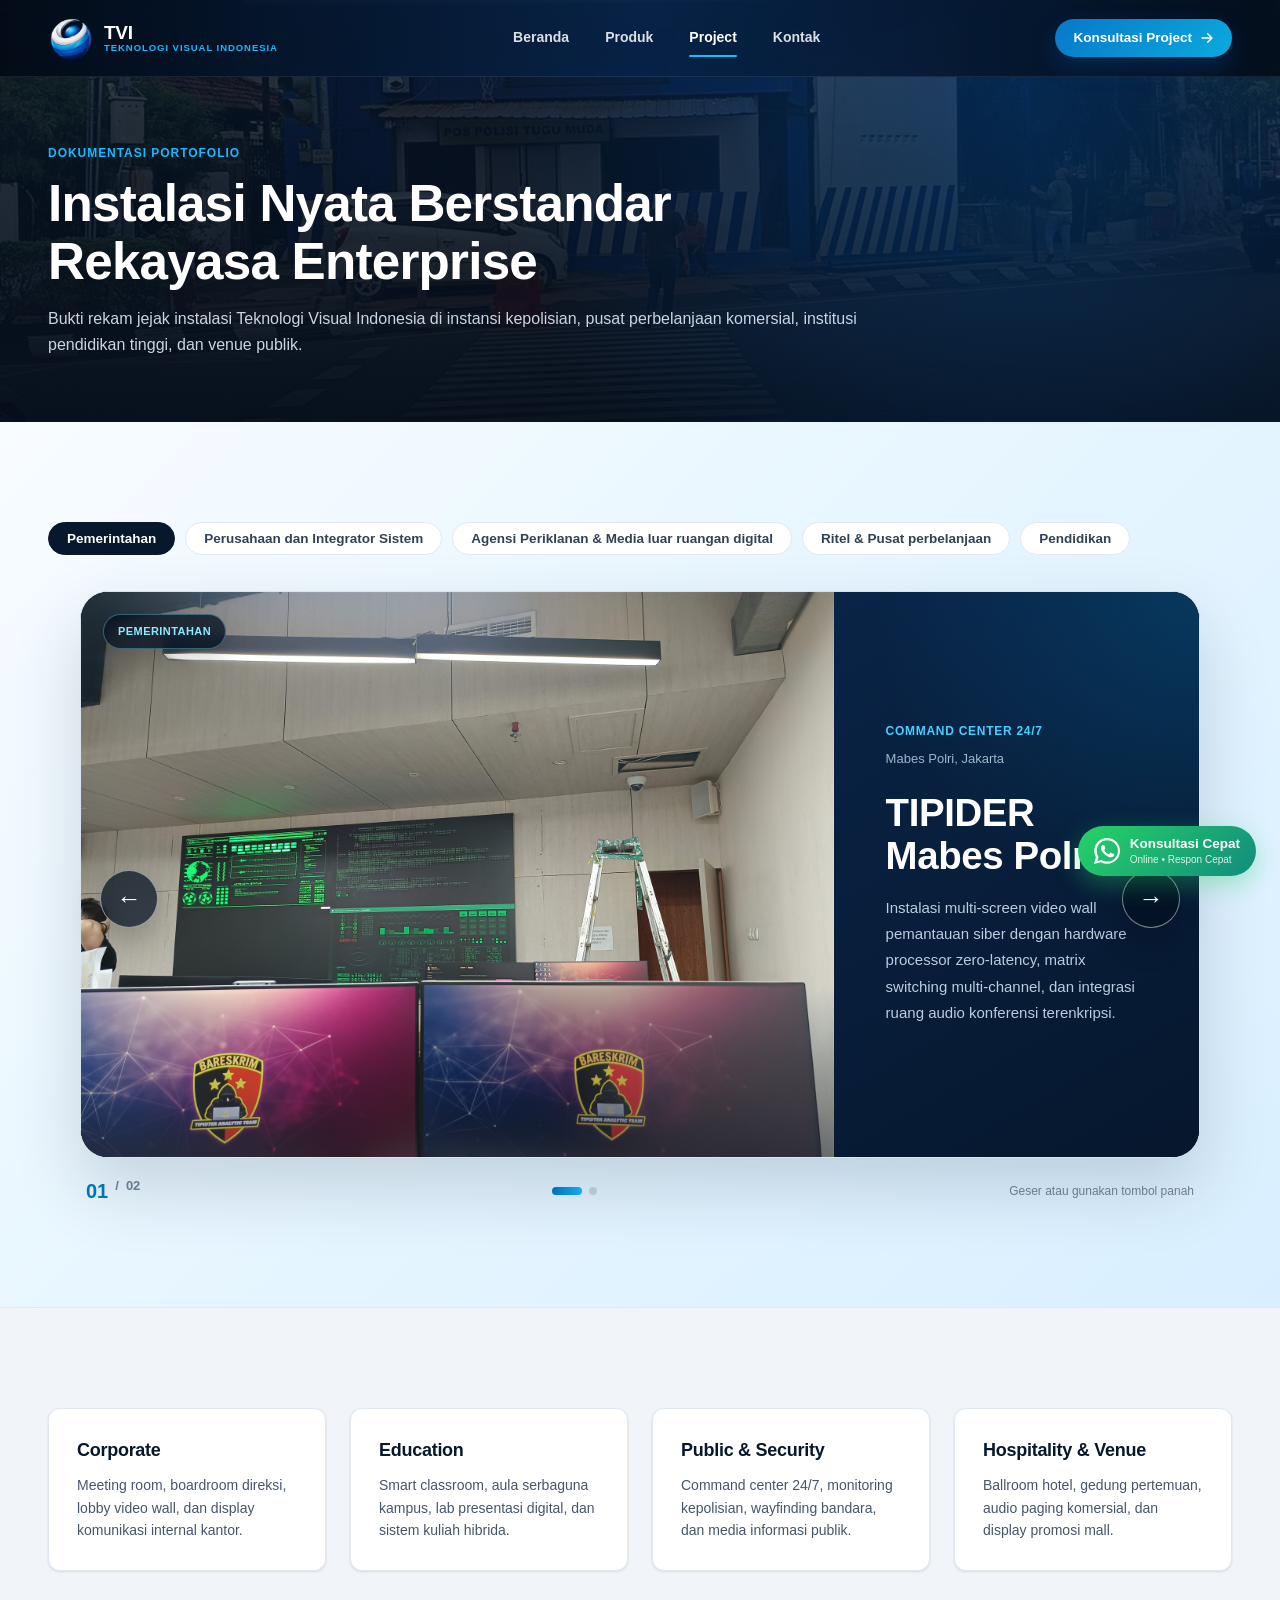
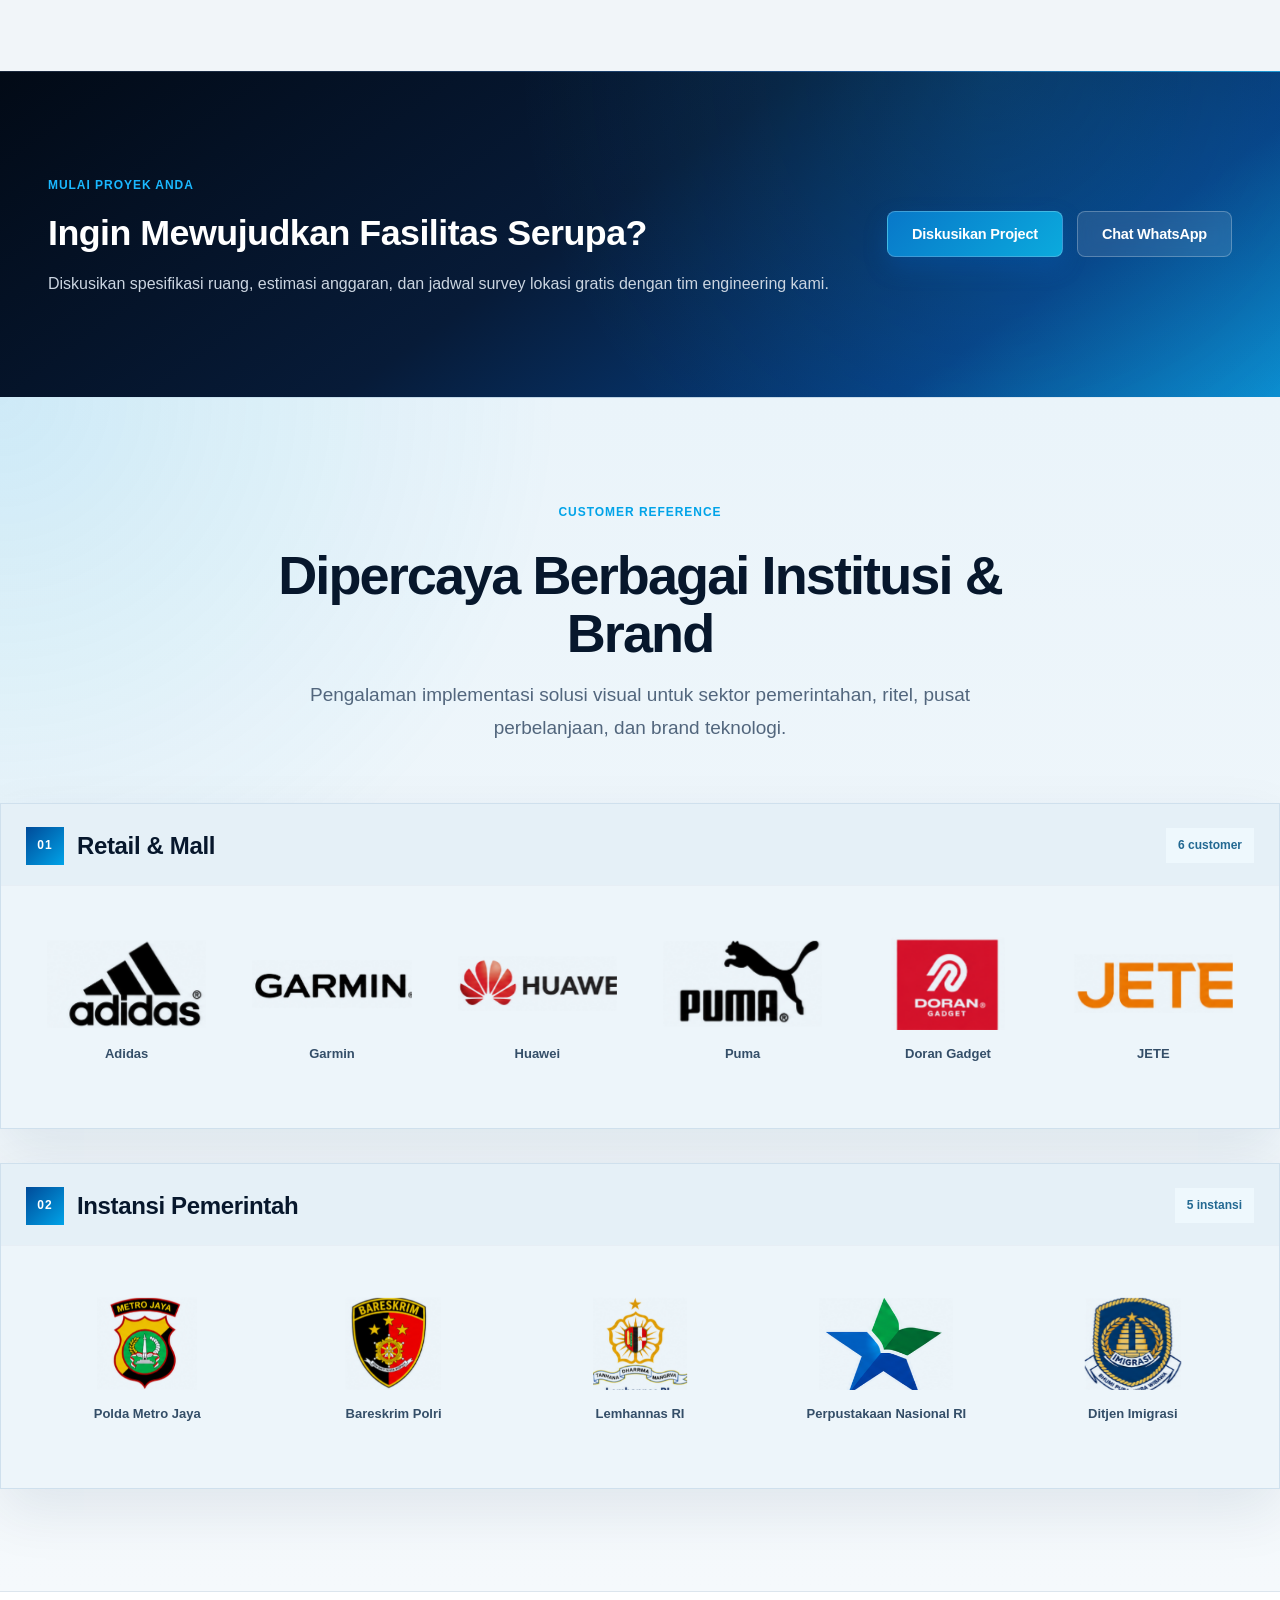
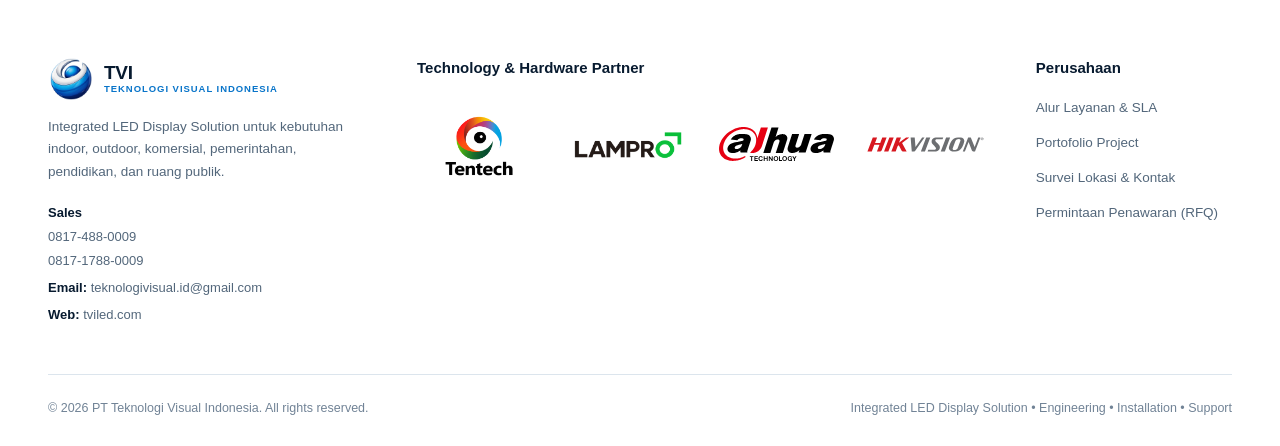
<file: project.html>
<!DOCTYPE html>
<html lang="id">
  <head>
    <meta charset="UTF-8" />
    <meta name="viewport" content="width=device-width, initial-scale=1.0" />
    <title>Portofolio Project | Teknologi Visual Indonesia (TVI)</title>
    <meta
      name="description"
      content="Dokumentasi instalasi nyata audio visual, LED video wall, command center, dan sound system TVI di Mabes Polri, Pakuwon Mall Surabaya, UHAMKA, dan venue publik."
    />
    <link rel="icon" type="image/png" href="asset/img/tvi-emblem-transparent.png" />
    <link rel="preconnect" href="https://fonts.googleapis.com" />
    <link rel="preconnect" href="https://fonts.gstatic.com" crossorigin />
    <link
      href="https://fonts.googleapis.com/css2?family=Inter:wght@400;500;600;700&family=Plus+Jakarta+Sans:wght@500;600;700;800&display=swap"
      rel="stylesheet"
    />
    <link rel="stylesheet" href="styles.css" />
  </head>
  <body>
    <!-- Site Header -->
    <header class="site-header">
      <a class="brand" href="index.html" aria-label="Teknologi Visual Indonesia">
        <div class="brand-logo-frame">
          <img class="brand-logo" src="asset/img/tvi-emblem-transparent.png" alt="TVI Emblem Logo" />
        </div>
        <div class="brand-text">
          <span class="brand-title">TVI</span>
          <span class="brand-subtitle">Teknologi Visual Indonesia</span>
        </div>
      </a>

      <button class="nav-toggle" aria-label="Buka navigasi" aria-expanded="false">
        <span></span>
        <span></span>
        <span></span>
      </button>

      <nav class="site-nav" aria-label="Navigasi utama">
        <a href="index.html">Beranda</a>

        <a href="produk.html">Produk</a>
        <a class="active" href="project.html">Project</a>
        <a href="kontak.html">Kontak</a>
      </nav>

      <div class="header-actions">
        <a class="btn-header-cta" href="kontak.html">
          <span>Konsultasi Project</span>
          <svg width="14" height="14" viewBox="0 0 20 20" fill="currentColor">
            <path fill-rule="evenodd" d="M10.293 3.293a1 1 0 011.414 0l6 6a1 1 0 010 1.414l-6 6a1 1 0 01-1.414-1.414L14.586 11H3a1 1 0 110-2h11.586l-4.293-4.293a1 1 0 010-1.414z" clip-rule="evenodd" />
          </svg>
        </a>
      </div>
    </header>

    <main>
      <!-- Page Hero -->
      <section class="page-hero project-hero">
        <div class="page-hero-overlay"></div>
        <div class="page-hero-content">
          <span class="eyebrow">Dokumentasi Portofolio</span>
          <h1>Instalasi Nyata Berstandar Rekayasa Enterprise</h1>
          <p>
            Bukti rekam jejak instalasi Teknologi Visual Indonesia di instansi kepolisian,
            pusat perbelanjaan komersial, institusi pendidikan tinggi, dan venue publik.
          </p>
        </div>
      </section>

      <!-- Projects Section -->
      <section class="section projects-section">
        <div class="section-container">
          <!-- Filter Tabs -->
          <div class="project-filters">
            <button class="filter-btn active" data-filter="government">Pemerintahan</button>
            <button class="filter-btn" data-filter="company">Perusahaan dan Integrator Sistem</button>
            <button class="filter-btn" data-filter="agency">Agensi Periklanan &amp; Media luar ruangan digital</button>
            <button class="filter-btn" data-filter="retail">Ritel &amp; Pusat perbelanjaan</button>
            <button class="filter-btn" data-filter="education">Pendidikan</button>
          </div>

          <!-- Project Carousel -->
          <div class="project-carousel" data-project-carousel aria-label="Galeri project TVI">
            <div class="project-carousel-viewport" tabindex="0">
              <div class="project-card-grid">
            <!-- Project 1: Mabes Polri -->
            <figure class="project-card active" data-category="government">
              <div class="project-card-img-wrap">
                <span class="project-card-badge">Pemerintahan</span>
                <img
                  src="asset/img/projects/ditpider-mabes-polri.jpg"
                  alt="Instalasi TIPIDER Mabes Polri"
                  loading="lazy"
                />
              </div>
              <figcaption>
                <div class="project-meta-row">
                  <span class="project-client-type">Command Center 24/7</span>
                  <span class="project-location">Mabes Polri, Jakarta</span>
                </div>
                <strong>TIPIDER Mabes Polri</strong>
                <p>
                  Instalasi multi-screen video wall pemantauan siber dengan hardware processor zero-latency,
                  matrix switching multi-channel, dan integrasi ruang audio konferensi terenkripsi.
                </p>
              </figcaption>
            </figure>

            <figure class="project-card" data-category="government">
              <div class="project-card-img-wrap">
                <span class="project-card-badge">Pemerintahan</span>
                <img src="asset/img/projects/mabes-polri.jpeg" alt="LED display Mabes Polri" loading="lazy" />
              </div>
              <figcaption>
                <div class="project-meta-row"><span class="project-client-type">LED Display Terintegrasi</span><span class="project-location">Jakarta</span></div>
                <strong>Mabes Polri</strong>
                <p>Implementasi display visual untuk mendukung penyampaian informasi dan kebutuhan operasional institusi.</p>
              </figcaption>
            </figure>

            <!-- Project 2: Pakuwon Mall Surabaya -->
            <figure class="project-card" data-category="agency">
              <div class="project-card-img-wrap">
                <span class="project-card-badge">Agensi Periklanan &amp; Media luar ruangan digital</span>
                <img
                  src="asset/img/projects/pakuwon-mall-surabaya-web.jpg"
                  alt="Instalasi Pakuwon Mall Surabaya"
                  loading="lazy"
                />
              </div>
              <figcaption>
                <div class="project-meta-row">
                  <span class="project-client-type">Outdoor Advertising LED</span>
                  <span class="project-location">Surabaya, Jawa Timur</span>
                </div>
                <strong>Pakuwon Mall Surabaya</strong>
                <p>
                  LED billboard luar ruang untuk kampanye visual berukuran besar dengan tampilan terang,
                  tajam, dan mudah terlihat dari area publik.
                </p>
              </figcaption>
            </figure>

            <figure class="project-card" data-category="agency">
              <div class="project-card-img-wrap">
                <span class="project-card-badge">Agensi Periklanan &amp; Media luar ruangan digital</span>
                <img src="asset/img/projects/pgc-senayan.png" alt="LED billboard PGC Senayan" loading="lazy" />
              </div>
              <figcaption>
                <div class="project-meta-row">
                  <span class="project-client-type">Outdoor Advertising LED</span>
                  <span class="project-location">Senayan, Jakarta</span>
                </div>
                <strong>PGC Senayan</strong>
                <p>LED billboard luar ruang untuk kampanye visual berskala besar dengan tampilan terang dan jelas di kawasan strategis.</p>
              </figcaption>
            </figure>

            <figure class="project-card" data-category="agency">
              <div class="project-card-img-wrap">
                <span class="project-card-badge">Agensi Periklanan &amp; Media luar ruangan digital</span>
                <img src="asset/img/projects/garudacom-cibubur.png" alt="LED billboard Garudacom Cibubur" loading="lazy" />
              </div>
              <figcaption>
                <div class="project-meta-row">
                  <span class="project-client-type">Outdoor Advertising LED</span>
                  <span class="project-location">Cibubur</span>
                </div>
                <strong>Garudacom Cibubur</strong>
                <p>Media LED luar ruang pada koridor lalu lintas aktif untuk menghadirkan materi kampanye yang kuat dan mudah terlihat.</p>
              </figcaption>
            </figure>

            <!-- Project 3: FK Kesehatan UHAMKA -->
            <figure class="project-card" data-category="education">
              <div class="project-card-img-wrap">
                <span class="project-card-badge">Pendidikan</span>
                <img
                  src="asset/img/projects/fk-kesehatan-uhamka.jpg"
                  alt="Instalasi FK Kesehatan UHAMKA"
                  loading="lazy"
                />
              </div>
              <figcaption>
                <div class="project-meta-row">
                  <span class="project-client-type">Auditorium & Smart Hall</span>
                  <span class="project-location">Jakarta</span>
                </div>
                <strong>FK Kesehatan UHAMKA</strong>
                <p>
                  Proyektor laser daya tinggi, motorized projection screen format besar,
                  dan sound system line array untuk aula perkuliahan dan seminar akademik.
                </p>
              </figcaption>
            </figure>

            <!-- Project 4: Pospol Harmoni -->
            <figure class="project-card" data-category="agency">
              <div class="project-card-img-wrap">
                <span class="project-card-badge">Agensi Periklanan &amp; Media luar ruangan digital</span>
                <img
                  src="asset/img/projects/pospol-harmoni-web.jpg"
                  alt="Instalasi Pospol Harmoni"
                  loading="lazy"
                />
              </div>
              <figcaption>
                <div class="project-meta-row">
                  <span class="project-client-type">Outdoor Advertising LED</span>
                  <span class="project-location">Harmoni, Jakarta Pusat</span>
                </div>
                <strong>Pospol Harmoni</strong>
                <p>
                  Instalasi LED periklanan luar ruang yang tampil terang pada malam hari dan menjangkau
                  arus kendaraan serta pejalan kaki di kawasan Harmoni.
                </p>
              </figcaption>
            </figure>

            <!-- Project 5: Pospol Tugu Muda Semarang -->
            <figure class="project-card" data-category="agency">
              <div class="project-card-img-wrap">
                <span class="project-card-badge">Agensi Periklanan &amp; Media luar ruangan digital</span>
                <img
                  src="asset/img/projects/pospol-tugu-muda-semarang-web.jpg"
                  alt="Instalasi Pospol Tugu Muda Semarang"
                  loading="lazy"
                />
              </div>
              <figcaption>
                <div class="project-meta-row">
                  <span class="project-client-type">Outdoor Advertising LED</span>
                  <span class="project-location">Semarang, Jawa Tengah</span>
                </div>
                <strong>Pospol Tugu Muda Semarang</strong>
                <p>
                  Media LED luar ruang berformat besar untuk penayangan kampanye digital dengan visibilitas
                  kuat di persimpangan Tugu Muda Semarang.
                </p>
              </figcaption>
            </figure>

            <!-- Project 6: JETE -->
            <figure class="project-card" data-category="retail">
              <div class="project-card-img-wrap">
                <span class="project-card-badge">Ritel &amp; Pusat perbelanjaan</span>
                <img
                  src="asset/img/projects/jete-web.jpg"
                  alt="Instalasi JETE Retail"
                  loading="lazy"
                />
              </div>
              <figcaption>
                <div class="project-meta-row">
                  <span class="project-client-type">Experience Store</span>
                  <span class="project-location">Indonesia</span>
                </div>
                <strong>JETE Experience Store</strong>
                <p>
                  Solusi digital display dan audio interaktif untuk retail showroom aksesoris gadget,
                  meningkatkan engagement pengunjung toko.
                </p>
              </figcaption>
            </figure>

            <figure class="project-card" data-category="retail">
              <div class="project-card-img-wrap">
                <span class="project-card-badge">Ritel &amp; Pusat perbelanjaan</span>
                <img src="asset/img/projects/league-store.jpeg" alt="Digital display League Store" loading="lazy" />
              </div>
              <figcaption>
                <div class="project-meta-row"><span class="project-client-type">Retail Digital Experience</span><span class="project-location">Indonesia</span></div>
                <strong>League Store</strong>
                <p>Display digital yang menyatu dengan interior toko untuk memperkuat komunikasi produk dan pengalaman pelanggan.</p>
              </figcaption>
            </figure>

            <figure class="project-card" data-category="retail">
              <div class="project-card-img-wrap">
                <span class="project-card-badge">Ritel &amp; Pusat perbelanjaan</span>
                <img src="asset/img/projects/puma-store.jpeg" alt="Digital display Puma Store" loading="lazy" />
              </div>
              <figcaption>
                <div class="project-meta-row"><span class="project-client-type">Brand Activation Display</span><span class="project-location">Indonesia</span></div>
                <strong>Puma Store</strong>
                <p>Solusi visual untuk area aktivasi merek yang membuat kampanye produk tampil lebih hidup dan menarik perhatian.</p>
              </figcaption>
            </figure>

            <figure class="project-card" data-category="retail">
              <div class="project-card-img-wrap">
                <span class="project-card-badge">Ritel &amp; Pusat perbelanjaan</span>
                <img src="asset/img/projects/huawei-store-new.png" alt="Display Huawei Store" loading="lazy" />
              </div>
              <figcaption>
                <div class="project-meta-row"><span class="project-client-type">Smart Retail Display</span><span class="project-location">Indonesia</span></div>
                <strong>Huawei Store</strong>
                <p>Media presentasi produk yang bersih dan modern untuk mendukung pengalaman pelanggan di area penjualan.</p>
              </figcaption>
            </figure>

            <figure class="project-card" data-category="agency">
              <div class="project-card-img-wrap">
                <span class="project-card-badge">Agensi Periklanan &amp; Media luar ruangan digital</span>
                <img src="asset/img/projects/harapan-indah-led-periklanan-web.jpg" alt="LED periklanan Harapan Indah" loading="lazy" />
              </div>
              <figcaption>
                <div class="project-meta-row"><span class="project-client-type">Outdoor Advertising LED</span><span class="project-location">Harapan Indah</span></div>
                <strong>Harapan Indah LED Periklanan</strong>
                <p>Videotron luar ruang dengan visual terang untuk memastikan materi promosi tetap kuat pada siang maupun malam hari.</p>
              </figcaption>
            </figure>

            <!-- Project 7: GPDI Lestari -->
            <figure class="project-card" data-category="company">
              <div class="project-card-img-wrap">
                <span class="project-card-badge">Perusahaan dan Integrator Sistem</span>
                <img src="asset/img/projects/gpib-bukit-moria.png" alt="Sistem display GPIB Bukit Moria" loading="lazy" />
              </div>
              <figcaption>
                <div class="project-meta-row">
                  <span class="project-client-type">Integrated Display System</span>
                  <span class="project-location">Indonesia</span>
                </div>
                <strong>GPIB Bukit Moria</strong>
                <p>Sistem display terintegrasi untuk mendukung penyampaian informasi dan materi ibadah secara jelas dari berbagai sisi ruangan.</p>
              </figcaption>
            </figure>

            <figure class="project-card" data-category="company">
              <div class="project-card-img-wrap">
                <span class="project-card-badge">Perusahaan dan Integrator Sistem</span>
                <img
                  src="asset/img/projects/gpdi-lestari.jpg"
                  alt="Instalasi GPDI Lestari"
                  loading="lazy"
                />
              </div>
              <figcaption>
                <div class="project-meta-row">
                  <span class="project-client-type">House of Worship AV</span>
                  <span class="project-location">Indonesia</span>
                </div>
                <strong>GPDI Lestari</strong>
                <p>
                  Pemasangan LED video wall panggung utama resolusi tinggi, tata suara akustik jernih,
                  dan sistem kontrol pencahayaan live service.
                </p>
              </figcaption>
            </figure>
              </div>
            </div>

            <button class="project-carousel-btn project-carousel-prev" type="button" aria-label="Project sebelumnya">
              <span aria-hidden="true">&#8592;</span>
            </button>
            <button class="project-carousel-btn project-carousel-next" type="button" aria-label="Project berikutnya">
              <span aria-hidden="true">&#8594;</span>
            </button>

            <div class="project-carousel-footer">
              <div class="project-carousel-count" aria-live="polite">
                <span data-carousel-current>01</span><span>/</span><span data-carousel-total>01</span>
              </div>
              <div class="project-carousel-dots" aria-label="Pilih project"></div>
              <span class="project-carousel-hint">Geser atau gunakan tombol panah</span>
            </div>
          </div>
        </div>
      </section>

      <!-- Feature Strip -->
      <section class="section feature-list" style="background: var(--slate-100); border-top: 1px solid var(--slate-200);">
        <div class="section-container">
          <div class="feature-grid four">
            <div class="feature-card">
              <h3>Corporate</h3>
              <p>Meeting room, boardroom direksi, lobby video wall, dan display komunikasi internal kantor.</p>
            </div>
            <div class="feature-card">
              <h3>Education</h3>
              <p>Smart classroom, aula serbaguna kampus, lab presentasi digital, dan sistem kuliah hibrida.</p>
            </div>
            <div class="feature-card">
              <h3>Public & Security</h3>
              <p>Command center 24/7, monitoring kepolisian, wayfinding bandara, dan media informasi publik.</p>
            </div>
            <div class="feature-card">
              <h3>Hospitality & Venue</h3>
              <p>Ballroom hotel, gedung pertemuan, audio paging komersial, dan display promosi mall.</p>
            </div>
          </div>
        </div>
      </section>

      <!-- CTA Band -->
      <section class="section cta-band">
        <div class="cta-container">
          <div class="cta-content">
            <span class="eyebrow" style="color: var(--brand-cyan-400)">Mulai Proyek Anda</span>
            <h2>Ingin Mewujudkan Fasilitas Serupa?</h2>
            <p>Diskusikan spesifikasi ruang, estimasi anggaran, dan jadwal survey lokasi gratis dengan tim engineering kami.</p>
          </div>
          <div class="cta-actions">
            <a class="btn primary" href="kontak.html">Diskusikan Project</a>
            <a class="btn secondary" href="https://wa.me/628174880009" target="_blank" rel="noopener">Chat WhatsApp</a>
          </div>
        </div>
      </section>

      <!-- Customer Reference -->
      <section class="customer-reference-section" aria-labelledby="customer-reference-title">
        <div class="container">
          <div class="customer-reference-heading">
            <span class="eyebrow">Customer Reference</span>
            <h2 id="customer-reference-title">Dipercaya Berbagai Institusi &amp; Brand</h2>
            <p>Pengalaman implementasi solusi visual untuk sektor pemerintahan, ritel, pusat perbelanjaan, dan brand teknologi.</p>
          </div>

          <div class="customer-reference-grid">
            <article class="customer-reference-card">
              <div class="customer-reference-card-head">
                <div>
                  <span class="customer-reference-number">01</span>
                  <h3>Retail &amp; Mall</h3>
                </div>
                <span class="customer-reference-total">6 customer</span>
              </div>
              <div class="customer-logo-grid customer-logo-grid-retail">
                <div class="customer-logo-card">
                  <img src="asset/img/customers/adidas.png" alt="Logo Adidas" loading="lazy" />
                  <span>Adidas</span>
                </div>
                <div class="customer-logo-card">
                  <img src="asset/img/customers/garmin.png" alt="Logo Garmin" loading="lazy" />
                  <span>Garmin</span>
                </div>
                <div class="customer-logo-card">
                  <img src="asset/img/customers/huawei.png" alt="Logo Huawei" loading="lazy" />
                  <span>Huawei</span>
                </div>
                <div class="customer-logo-card">
                  <img src="asset/img/customers/puma.png" alt="Logo Puma" loading="lazy" />
                  <span>Puma</span>
                </div>
                <div class="customer-logo-card">
                  <img src="asset/img/customers/doran-gadget.png" alt="Logo Doran Gadget" loading="lazy" />
                  <span>Doran Gadget</span>
                </div>
                <div class="customer-logo-card">
                  <img src="asset/img/customers/jete.png" alt="Logo JETE" loading="lazy" />
                  <span>JETE</span>
                </div>
              </div>
            </article>

            <article class="customer-reference-card">
              <div class="customer-reference-card-head">
                <div>
                  <span class="customer-reference-number">02</span>
                  <h3>Instansi Pemerintah</h3>
                </div>
                <span class="customer-reference-total">5 instansi</span>
              </div>
              <div class="customer-logo-grid customer-logo-grid-government">
                <div class="customer-logo-card">
                  <img src="asset/img/customers/polda-metro-jaya.png" alt="Logo Polda Metro Jaya" loading="lazy" />
                  <span>Polda Metro Jaya</span>
                </div>
                <div class="customer-logo-card">
                  <img src="asset/img/customers/bareskrim-polri.png" alt="Logo Bareskrim Polri" loading="lazy" />
                  <span>Bareskrim Polri</span>
                </div>
                <div class="customer-logo-card">
                  <img src="asset/img/customers/lemhannas-ri.png" alt="Logo Lemhannas RI" loading="lazy" />
                  <span>Lemhannas RI</span>
                </div>
                <div class="customer-logo-card">
                  <img src="asset/img/customers/perpusnas-ri.png" alt="Logo Perpustakaan Nasional RI" loading="lazy" />
                  <span>Perpustakaan Nasional RI</span>
                </div>
                <div class="customer-logo-card">
                  <img src="asset/img/customers/ditjen-imigrasi.png" alt="Logo Ditjen Imigrasi" loading="lazy" />
                  <span>Ditjen Imigrasi</span>
                </div>
              </div>
            </article>
          </div>
        </div>
      </section>
    </main>

    <!-- Footer -->
    <footer class="site-footer">
      <div class="footer-top">
        <div class="footer-brand-col">
          <a class="brand" href="index.html">
            <div class="brand-logo-frame">
              <img class="brand-logo" src="asset/img/tvi-emblem-transparent.png" alt="Ikon Teknologi Visual Indonesia" />
            </div>
            <div class="brand-text">
              <span class="brand-title">TVI</span>
              <span class="brand-subtitle">Teknologi Visual Indonesia</span>
            </div>
          </a>
          <p>
            Integrated LED Display Solution untuk kebutuhan indoor, outdoor, komersial, pemerintahan, pendidikan, dan ruang publik.
          </p>
          <div class="footer-contact-list">
            <div class="footer-sales-group">
              <strong>Sales</strong>
              <a href="https://wa.me/628174880009" target="_blank" rel="noopener">0817-488-0009</a>
              <a href="https://wa.me/6281717880009" target="_blank" rel="noopener">0817-1788-0009</a>
            </div>
            <a href="mailto:teknologivisual.id@gmail.com"><strong>Email:</strong> teknologivisual.id@gmail.com</a>
            <a href="https://tviled.com"><strong>Web:</strong> tviled.com</a>
          </div>
        </div>

        <div class="footer-partners" aria-labelledby="footerPartnerTitle">
          <h4 id="footerPartnerTitle">Technology & Hardware Partner</h4>
          <div class="footer-partner-grid">
            <div class="footer-partner-item"><img src="asset/img/partners/tentech-original.png" alt="Tentech" loading="lazy" /><span>Tentech</span></div>
            <div class="footer-partner-item"><img src="asset/img/partners/lampro-original.png" alt="Lampro LED" loading="lazy" /><span>Lampro</span></div>
            <div class="footer-partner-item"><img src="asset/img/partners/dahua.svg" alt="Dahua Technology" loading="lazy" /><span>Dahua</span></div>
            <div class="footer-partner-item"><img src="asset/img/partners/hikvision.svg" alt="Hikvision" loading="lazy" /><span>Hikvision</span></div>
          </div>
        </div>

        <div class="footer-col">
          <h4>Perusahaan</h4>
          <ul>
            <li><a href="layanan.html">Alur Layanan & SLA</a></li>
            <li><a href="project.html">Portofolio Project</a></li>
            <li><a href="kontak.html">Survei Lokasi & Kontak</a></li>
            <li><a href="kontak.html">Permintaan Penawaran (RFQ)</a></li>
          </ul>
        </div>
      </div>

      <div class="footer-bottom">
        <div>&copy; 2026 PT Teknologi Visual Indonesia. All rights reserved.</div>
        <div>Integrated LED Display Solution &bull; Engineering &bull; Installation &bull; Support</div>
      </div>
    </footer>

    <!-- Floating WhatsApp Widget -->
    <a
      class="whatsapp-float"
      href="https://wa.me/628174880009?text=Halo%20Tim%20TVI,%20saya%20tertarik%20melihat%20portofolio%20project%20dan%20ingin%20konsultasi."
      target="_blank"
      rel="noopener"
      aria-label="Konsultasi Teknis via WhatsApp"
    >
      <div class="whatsapp-pill">
        <svg viewBox="0 0 24 24" aria-hidden="true" focusable="false">
          <path d="M20.5 3.5A11.8 11.8 0 0 0 12.1 0C5.5 0 .2 5.3.2 11.8c0 2.1.5 4.1 1.6 5.9L0 24l6.4-1.7a11.8 11.8 0 0 0 5.7 1.5h.1c6.5 0 11.8-5.3 11.8-11.8 0-3.2-1.2-6.2-3.5-8.5ZM12.1 21.8c-1.7 0-3.3-.5-4.8-1.3l-.3-.2-3.8 1 1-3.7-.2-.4a9.8 9.8 0 0 1-1.5-5.3c0-5.4 4.4-9.8 9.8-9.8 2.6 0 5.1 1 6.9 2.9a9.7 9.7 0 0 1 2.9 6.9c-.2 5.5-4.6 9.9-10 9.9Zm5.4-7.4c-.3-.1-1.7-.8-1.9-.9-.3-.1-.5-.1-.7.1-.2.3-.8.9-.9 1.1-.2.2-.3.2-.6.1-.3-.1-1.2-.4-2.3-1.4-.9-.8-1.4-1.7-1.6-2-.2-.3 0-.4.1-.6l.5-.5c.1-.2.2-.3.3-.5.1-.2 0-.4 0-.5 0-.1-.7-1.7-.9-2.3-.2-.6-.5-.5-.7-.5h-.6c-.2 0-.5.1-.8.4-.3.3-1 1-1 2.5s1.1 2.9 1.2 3.1c.1.2 2.1 3.3 5.2 4.6.7.3 1.3.5 1.7.6.7.2 1.4.2 1.9.1.6-.1 1.7-.7 2-1.4.2-.7.2-1.3.2-1.4-.1-.2-.3-.3-.6-.4Z" />
        </svg>
        <div class="whatsapp-text-badge">
          <span>Konsultasi Cepat</span>
          <span class="sub text-full">Online &bull; Respon Cepat</span>
        </div>
      </div>
    </a>

    <script src="script.js"></script>
  </body>
</html>
</file>
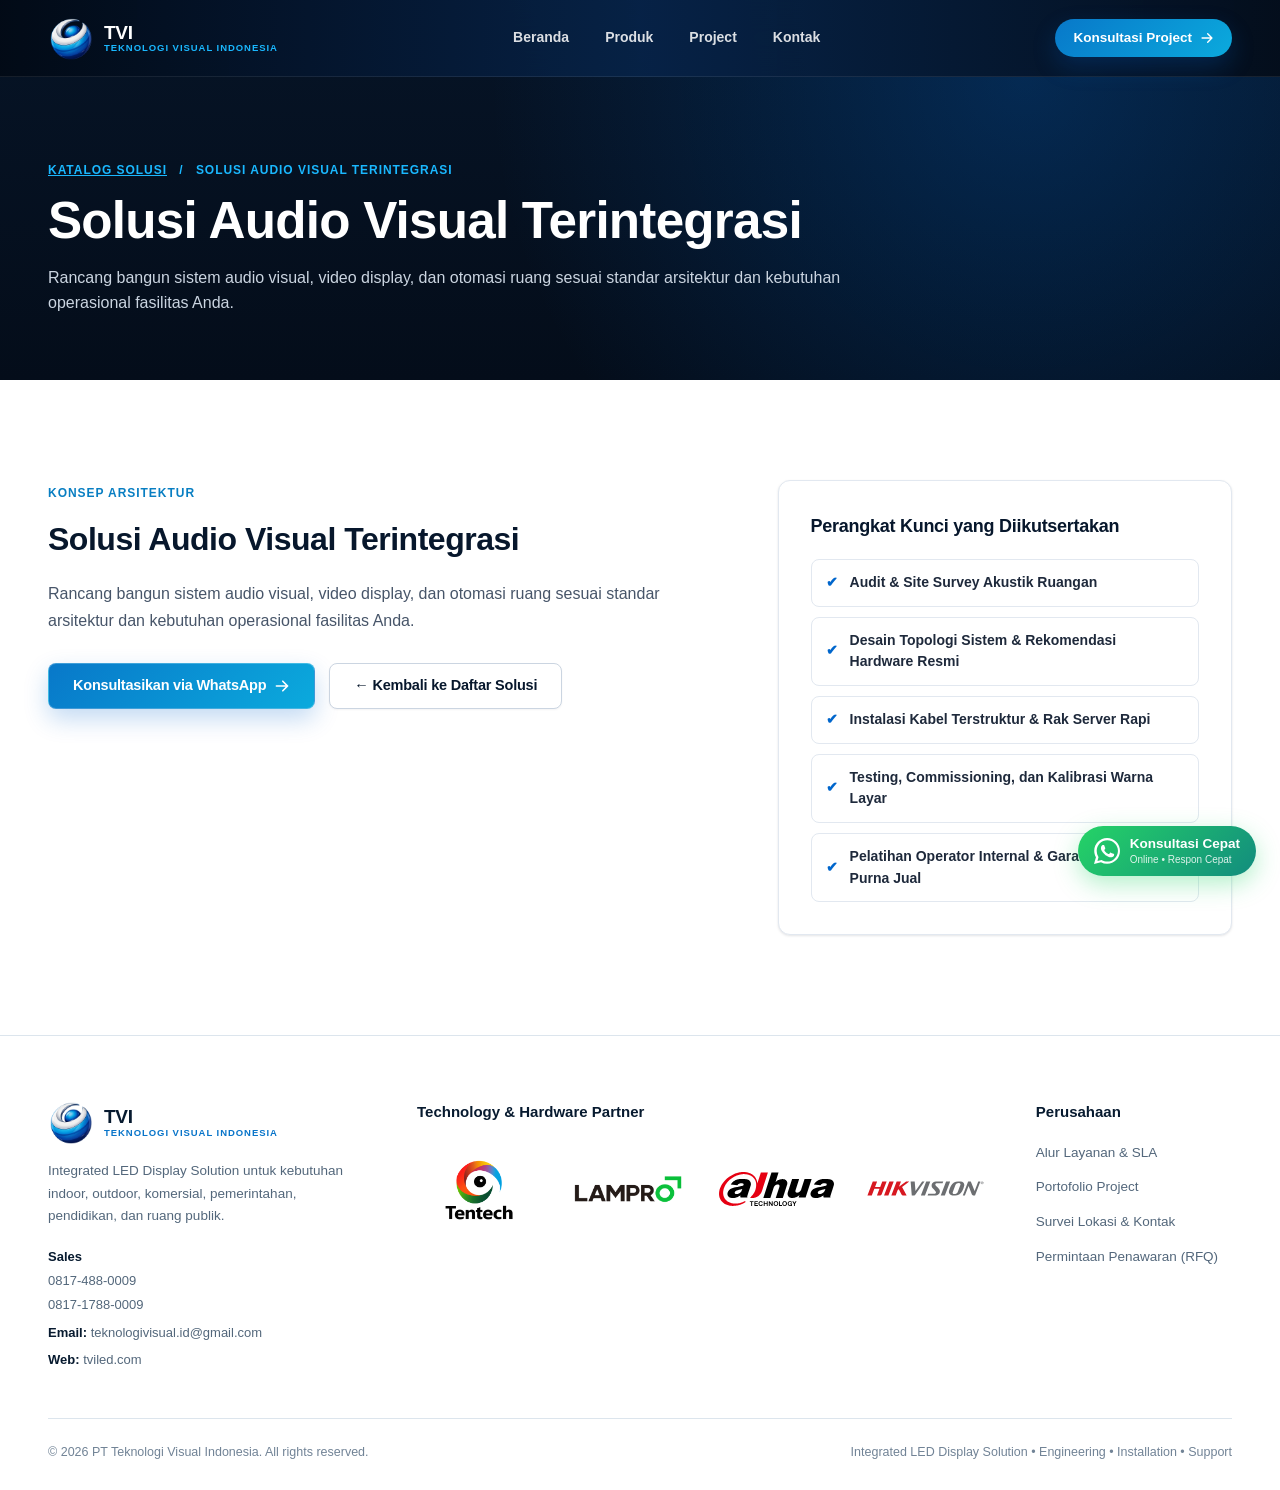
<file: solusi-detail.html>
<!DOCTYPE html>
<html lang="id">
  <head>
    <meta charset="UTF-8" />
    <meta name="viewport" content="width=device-width, initial-scale=1.0" />
    <title>Detail Solusi Ruangan | Teknologi Visual Indonesia (TVI)</title>
    <meta
      name="description"
      content="Detail arsitektur solusi audio visual dan sistem integrasi ruangan dari Teknologi Visual Indonesia."
    />
    <link rel="icon" type="image/png" href="asset/img/tvi-emblem-transparent.png" />
    <link rel="preconnect" href="https://fonts.googleapis.com" />
    <link rel="preconnect" href="https://fonts.gstatic.com" crossorigin />
    <link
      href="https://fonts.googleapis.com/css2?family=Inter:wght@400;500;600;700&family=Plus+Jakarta+Sans:wght@500;600;700;800&display=swap"
      rel="stylesheet"
    />
    <link rel="stylesheet" href="styles.css" />
  </head>
  <body>
    <!-- Site Header -->
    <header class="site-header">
      <a class="brand" href="index.html" aria-label="Teknologi Visual Indonesia">
        <div class="brand-logo-frame">
          <img class="brand-logo" src="asset/img/tvi-emblem-transparent.png" alt="TVI Emblem Logo" />
        </div>
        <div class="brand-text">
          <span class="brand-title">TVI</span>
          <span class="brand-subtitle">Teknologi Visual Indonesia</span>
        </div>
      </a>

      <button class="nav-toggle" aria-label="Buka navigasi" aria-expanded="false">
        <span></span>
        <span></span>
        <span></span>
      </button>

      <nav class="site-nav" aria-label="Navigasi utama">
        <a href="index.html">Beranda</a>

        <a href="produk.html">Produk</a>
        <a href="project.html">Project</a>
        <a href="kontak.html">Kontak</a>
      </nav>

      <div class="header-actions">
        <a class="btn-header-cta" href="kontak.html">
          <span>Konsultasi Project</span>
          <svg width="14" height="14" viewBox="0 0 20 20" fill="currentColor">
            <path fill-rule="evenodd" d="M10.293 3.293a1 1 0 011.414 0l6 6a1 1 0 010 1.414l-6 6a1 1 0 01-1.414-1.414L14.586 11H3a1 1 0 110-2h11.586l-4.293-4.293a1 1 0 010-1.414z" clip-rule="evenodd" />
          </svg>
        </a>
      </div>
    </header>

    <main>
      <!-- Page Hero -->
      <section class="page-hero solusi-hero">
        <div class="page-hero-overlay"></div>
        <div class="page-hero-content">
          <span class="eyebrow">
            <a href="solusi.html" style="color: inherit; text-decoration: underline;">Katalog Solusi</a> &nbsp;/&nbsp;
            <span id="detailBreadcrumb">Spesifikasi Ruangan</span>
          </span>
          <h1 id="detailTitle">Solusi Ruangan</h1>
          <p id="detailLead">Konfigurasi topologi perangkat audio visual yang dirancang untuk kebutuhan fasilitas modern.</p>
        </div>
      </section>

      <!-- Detail Content -->
      <section class="section detail-section">
        <div class="section-container">
          <div class="detail-layout">
            <div class="detail-info">
              <span class="eyebrow">Konsep Arsitektur</span>
              <h2 id="detailHeading">Detail Solusi</h2>
              <p id="detailDescription"></p>

              <div style="display: flex; gap: 14px; flex-wrap: wrap;">
                <a class="btn primary" id="detailWaBtn" href="#" target="_blank" rel="noopener">
                  <span>Konsultasikan via WhatsApp</span>
                  <svg width="16" height="16" viewBox="0 0 20 20" fill="currentColor">
                    <path fill-rule="evenodd" d="M10.293 3.293a1 1 0 011.414 0l6 6a1 1 0 010 1.414l-6 6a1 1 0 01-1.414-1.414L14.586 11H3a1 1 0 110-2h11.586l-4.293-4.293a1 1 0 010-1.414z" clip-rule="evenodd" />
                  </svg>
                </a>
                <a class="btn outline-dark" href="solusi.html">&larr; Kembali ke Daftar Solusi</a>
              </div>
            </div>

            <div class="detail-card">
              <h3>Perangkat Kunci yang Diikutsertakan</h3>
              <ul id="detailItems"></ul>
            </div>
          </div>
        </div>
      </section>
    </main>

    <!-- Footer -->
    <footer class="site-footer">
      <div class="footer-top">
        <div class="footer-brand-col">
          <a class="brand" href="index.html">
            <div class="brand-logo-frame">
              <img class="brand-logo" src="asset/img/tvi-emblem-transparent.png" alt="Ikon Teknologi Visual Indonesia" />
            </div>
            <div class="brand-text">
              <span class="brand-title">TVI</span>
              <span class="brand-subtitle">Teknologi Visual Indonesia</span>
            </div>
          </a>
          <p>
            Integrated LED Display Solution untuk kebutuhan indoor, outdoor, komersial, pemerintahan, pendidikan, dan ruang publik.
          </p>
          <div class="footer-contact-list">
            <div class="footer-sales-group">
              <strong>Sales</strong>
              <a href="https://wa.me/628174880009" target="_blank" rel="noopener">0817-488-0009</a>
              <a href="https://wa.me/6281717880009" target="_blank" rel="noopener">0817-1788-0009</a>
            </div>
            <a href="mailto:teknologivisual.id@gmail.com"><strong>Email:</strong> teknologivisual.id@gmail.com</a>
            <a href="https://tviled.com"><strong>Web:</strong> tviled.com</a>
          </div>
        </div>

        <div class="footer-partners" aria-labelledby="footerPartnerTitle">
          <h4 id="footerPartnerTitle">Technology & Hardware Partner</h4>
          <div class="footer-partner-grid">
            <div class="footer-partner-item"><img src="asset/img/partners/tentech-original.png" alt="Tentech" loading="lazy" /><span>Tentech</span></div>
            <div class="footer-partner-item"><img src="asset/img/partners/lampro-original.png" alt="Lampro LED" loading="lazy" /><span>Lampro</span></div>
            <div class="footer-partner-item"><img src="asset/img/partners/dahua.svg" alt="Dahua Technology" loading="lazy" /><span>Dahua</span></div>
            <div class="footer-partner-item"><img src="asset/img/partners/hikvision.svg" alt="Hikvision" loading="lazy" /><span>Hikvision</span></div>
          </div>
        </div>

        <div class="footer-col">
          <h4>Perusahaan</h4>
          <ul>
            <li><a href="layanan.html">Alur Layanan & SLA</a></li>
            <li><a href="project.html">Portofolio Project</a></li>
            <li><a href="kontak.html">Survei Lokasi & Kontak</a></li>
            <li><a href="kontak.html">Permintaan Penawaran (RFQ)</a></li>
          </ul>
        </div>
      </div>

      <div class="footer-bottom">
        <div>&copy; 2026 PT Teknologi Visual Indonesia. All rights reserved.</div>
        <div>Integrated LED Display Solution &bull; Engineering &bull; Installation &bull; Support</div>
      </div>
    </footer>

    <!-- Floating WhatsApp Widget -->
    <a
      class="whatsapp-float"
      href="https://wa.me/628174880009?text=Halo%20Tim%20TVI,%20saya%20ingin%20konsultasi%20solusi%20ruangan."
      target="_blank"
      rel="noopener"
      aria-label="Konsultasi Teknis via WhatsApp"
    >
      <div class="whatsapp-pill">
        <svg viewBox="0 0 24 24" aria-hidden="true" focusable="false">
          <path d="M20.5 3.5A11.8 11.8 0 0 0 12.1 0C5.5 0 .2 5.3.2 11.8c0 2.1.5 4.1 1.6 5.9L0 24l6.4-1.7a11.8 11.8 0 0 0 5.7 1.5h.1c6.5 0 11.8-5.3 11.8-11.8 0-3.2-1.2-6.2-3.5-8.5ZM12.1 21.8c-1.7 0-3.3-.5-4.8-1.3l-.3-.2-3.8 1 1-3.7-.2-.4a9.8 9.8 0 0 1-1.5-5.3c0-5.4 4.4-9.8 9.8-9.8 2.6 0 5.1 1 6.9 2.9a9.7 9.7 0 0 1 2.9 6.9c-.2 5.5-4.6 9.9-10 9.9Zm5.4-7.4c-.3-.1-1.7-.8-1.9-.9-.3-.1-.5-.1-.7.1-.2.3-.8.9-.9 1.1-.2.2-.3.2-.6.1-.3-.1-1.2-.4-2.3-1.4-.9-.8-1.4-1.7-1.6-2-.2-.3 0-.4.1-.6l.5-.5c.1-.2.2-.3.3-.5.1-.2 0-.4 0-.5 0-.1-.7-1.7-.9-2.3-.2-.6-.5-.5-.7-.5h-.6c-.2 0-.5.1-.8.4-.3.3-1 1-1 2.5s1.1 2.9 1.2 3.1c.1.2 2.1 3.3 5.2 4.6.7.3 1.3.5 1.7.6.7.2 1.4.2 1.9.1.6-.1 1.7-.7 2-1.4.2-.7.2-1.3.2-1.4-.1-.2-.3-.3-.6-.4Z" />
        </svg>
        <div class="whatsapp-text-badge">
          <span>Konsultasi Cepat</span>
          <span class="sub text-full">Online &bull; Respon Cepat</span>
        </div>
      </div>
    </a>

    <script src="script.js"></script>
  </body>
</html>
</file>
<file: styles.css>
/* ==========================================================================
   TEKNOLOGI VISUAL INDONESIA (TVI) - DESIGN SYSTEM & STYLESHEET
   Authentic Enterprise Audio-Visual Systems Integrator
   Palette derived from the TVI Official Brand Identity & Logo
   ========================================================================== */

:root {
  /* Brand Core Palette (Sampled & Harmonized from TVI Logo) */
  --brand-navy-950: #040d1a;
  --brand-navy-900: #07172c;
  --brand-navy-850: #0b203d;
  --brand-navy-800: #0f2a4f;
  --brand-navy-700: #173b6c;
  
  --brand-blue-700: #004b99;
  --brand-blue-600: #0066cc;  /* Primary TVI Cobalt Blue */
  --brand-blue-500: #0d7ce6;  /* Action Blue */
  --brand-blue-400: #2993ff;
  
  --brand-cyan-500: #00a3e8;  /* TVI Orb Highlight & Glow */
  --brand-cyan-400: #1ab8ff;
  --brand-cyan-100: #e0f4ff;
  --brand-cyan-50:  #f0f9ff;

  /* Neutral Modern Slate Surfaces */
  --slate-900: #0f172a;
  --slate-800: #1e293b;
  --slate-700: #334155;
  --slate-600: #475569;
  --slate-500: #64748b;
  --slate-400: #94a3b8;
  --slate-300: #cbd5e1;
  --slate-200: #e2e8f0;
  --slate-100: #f1f5f9;
  --slate-50:  #f8fafc;
  --white:     #ffffff;

  /* Functional Tokens */
  --text-main:    var(--slate-900);
  --text-muted:   var(--slate-600);
  --text-subtle:  var(--slate-400);
  --bg-page:      var(--slate-50);
  --bg-card:      var(--white);
  --border-light: var(--slate-200);
  --border-focus: var(--brand-blue-500);

  /* Elevation Shadows - Soft, Natural, Multi-layered */
  --shadow-xs: 0 1px 2px rgba(15, 23, 42, 0.05);
  --shadow-sm: 0 1px 3px rgba(15, 23, 42, 0.08), 0 1px 2px rgba(15, 23, 42, 0.04);
  --shadow-md: 0 4px 12px -2px rgba(11, 32, 61, 0.08), 0 2px 6px -1px rgba(11, 32, 61, 0.04);
  --shadow-lg: 0 12px 30px -4px rgba(11, 32, 61, 0.12), 0 4px 12px -2px rgba(11, 32, 61, 0.06);
  --shadow-xl: 0 24px 50px -8px rgba(7, 23, 44, 0.18), 0 8px 20px -4px rgba(7, 23, 44, 0.08);
  --shadow-blue: 0 10px 25px -3px rgba(0, 102, 204, 0.28);
  --shadow-glow: 0 0 35px rgba(0, 163, 232, 0.25);

  /* Radius System */
  --radius-sm: 6px;
  --radius-md: 10px;
  --radius-lg: 16px;
  --radius-xl: 22px;
  --radius-full: 9999px;

  /* Typography */
  --font-display: "Plus Jakarta Sans", -apple-system, BlinkMacSystemFont, "Segoe UI", sans-serif;
  --font-body: "Inter", "Manrope", -apple-system, BlinkMacSystemFont, "Segoe UI", sans-serif;

  /* Layout */
  --container-max: 1240px;
  --container-pad: clamp(18px, 4vw, 48px);
}

/* Base Styles & Reset */
*, *::before, *::after {
  box-sizing: border-box;
}

html {
  scroll-behavior: smooth;
  -webkit-font-smoothing: antialiased;
  -moz-osx-font-smoothing: grayscale;
}

body {
  margin: 0;
  padding: 0;
  font-family: var(--font-body);
  font-size: 15px;
  line-height: 1.6;
  color: var(--text-main);
  background-color: var(--bg-page);
  overflow-x: hidden;
}

h1, h2, h3, h4, h5, h6,
.font-display,
.brand-title,
.btn {
  font-family: var(--font-display);
  font-feature-settings: "cv02", "cv03", "cv04", "cv11";
  letter-spacing: -0.02em;
}

img {
  display: block;
  max-width: 100%;
  height: auto;
}

a {
  color: inherit;
  text-decoration: none;
  transition: color 180ms ease, opacity 180ms ease;
}

p {
  margin: 0 0 16px;
}

p:last-child {
  margin-bottom: 0;
}

/* ==========================================================================
   HEADER & NAVIGATION
   ========================================================================== */

.site-header {
  position: fixed;
  top: 0;
  left: 0;
  right: 0;
  z-index: 100;
  display: flex;
  align-items: center;
  justify-content: space-between;
  gap: 20px;
  padding: 16px var(--container-pad);
  color: var(--white);
  background: rgba(7, 23, 44, 0.78);
  backdrop-filter: blur(16px);
  -webkit-backdrop-filter: blur(16px);
  border-bottom: 1px solid rgba(255, 255, 255, 0.08);
  transition: background 250ms ease, border-color 250ms ease, box-shadow 250ms ease, padding 250ms ease;
}

.site-header.scrolled {
  padding: 12px var(--container-pad);
  color: var(--slate-900);
  background: rgba(255, 255, 255, 0.94);
  border-bottom: 1px solid var(--slate-200);
  box-shadow: 0 8px 24px rgba(7, 23, 44, 0.06);
}

/* Brand Lockup */
.brand {
  display: inline-flex;
  align-items: center;
  gap: 12px;
  text-decoration: none;
  flex-shrink: 0;
}

.brand-logo-frame {
  width: 44px;
  height: 44px;
  border-radius: var(--radius-md);
  background: transparent;
  display: flex;
  align-items: center;
  justify-content: center;
  overflow: hidden;
  box-shadow: 0 4px 14px rgba(0, 102, 204, 0.35);
  border: 1px solid rgba(0, 163, 232, 0.4);
  flex-shrink: 0;
  transition: transform 220ms ease, box-shadow 220ms ease;
}

.brand:hover .brand-logo-frame {
  transform: translateY(-1px) scale(1.02);
  box-shadow: 0 6px 20px rgba(0, 163, 232, 0.45);
}

.brand-logo {
  width: 100%;
  height: 100%;
  object-fit: cover;
  object-position: center;
}

.brand-text {
  display: flex;
  flex-direction: column;
  line-height: 1.15;
}

.brand-title {
  font-size: 19px;
  font-weight: 800;
  letter-spacing: 0.04em;
  color: var(--white);
  transition: color 250ms ease;
}

.site-header.scrolled .brand-title {
  color: var(--brand-navy-900);
}

.brand-subtitle {
  font-size: 9.5px;
  font-weight: 700;
  letter-spacing: 0.1em;
  text-transform: uppercase;
  color: var(--brand-cyan-400);
  transition: color 250ms ease;
}

.site-header.scrolled .brand-subtitle {
  color: var(--brand-blue-600);
}

/* Navigation Links */
.site-nav {
  display: flex;
  align-items: center;
  gap: 8px;
}

.nav-link,
.site-nav > a,
.nav-item > a {
  position: relative;
  display: inline-flex;
  align-items: center;
  gap: 6px;
  padding: 8px 14px;
  font-size: 14px;
  font-weight: 600;
  color: rgba(255, 255, 255, 0.86);
  border-radius: var(--radius-sm);
  transition: color 180ms ease, background 180ms ease;
}

.site-header.scrolled .nav-link,
.site-header.scrolled .site-nav > a,
.site-header.scrolled .nav-item > a {
  color: var(--slate-700);
}

.nav-link:hover,
.site-nav > a:hover,
.nav-item > a:hover {
  color: var(--white);
  background: rgba(255, 255, 255, 0.08);
}

.site-header.scrolled .nav-link:hover,
.site-header.scrolled .site-nav > a:hover,
.site-header.scrolled .nav-item > a:hover {
  color: var(--brand-blue-600);
  background: var(--slate-100);
}

.site-nav a.active,
.nav-item.active > a {
  color: var(--white);
  font-weight: 700;
}

.site-header.scrolled .site-nav a.active,
.site-header.scrolled .nav-item.active > a {
  color: var(--brand-blue-600);
}

.site-nav a.active::after,
.nav-item.active > a::after {
  content: "";
  position: absolute;
  bottom: 0;
  left: 14px;
  right: 14px;
  height: 2px;
  border-radius: var(--radius-full);
  background: var(--brand-cyan-400);
}

.site-header.scrolled .site-nav a.active::after,
.site-header.scrolled .nav-item.active > a::after {
  background: var(--brand-blue-600);
}

/* Nav Dropdown Arrow */
.nav-arrow {
  width: 14px;
  height: 14px;
  transition: transform 200ms ease;
  fill: currentColor;
  opacity: 0.7;
}

.nav-item:hover .nav-arrow {
  transform: rotate(180deg);
  opacity: 1;
}

/* Mega Menu */
.nav-item {
  position: relative;
}

.has-mega::after {
  content: "";
  position: absolute;
  top: 100%;
  left: 0;
  right: 0;
  height: 20px;
}

.mega-menu {
  position: fixed;
  top: 72px;
  left: max(20px, calc((100vw - var(--container-max)) / 2));
  right: max(20px, calc((100vw - var(--container-max)) / 2));
  z-index: 105;
  display: grid;
  grid-template-columns: repeat(3, 1fr) 260px;
  gap: 0;
  background: var(--white);
  border: 1px solid var(--slate-200);
  border-radius: var(--radius-lg);
  box-shadow: var(--shadow-xl);
  opacity: 0;
  pointer-events: none;
  transform: translateY(10px);
  transition: opacity 200ms ease, transform 200ms ease;
  overflow: hidden;
}

.has-mega:hover .mega-menu,
.has-mega:focus-within .mega-menu {
  opacity: 1;
  pointer-events: auto;
  transform: translateY(0);
}

.mega-panel {
  padding: 24px 22px;
  border-right: 1px solid var(--slate-100);
  background: var(--white);
}

.mega-panel h3 {
  margin: 0 0 14px;
  font-size: 12px;
  font-weight: 800;
  letter-spacing: 0.08em;
  text-transform: uppercase;
  color: var(--brand-blue-600);
  display: flex;
  align-items: center;
  gap: 8px;
}

.mega-panel a {
  display: flex;
  flex-direction: column;
  padding: 8px 10px;
  border-radius: var(--radius-sm);
  color: var(--slate-800);
  font-size: 13.5px;
  font-weight: 600;
  transition: background 160ms ease, color 160ms ease;
}

.mega-panel a span.desc {
  font-size: 11.5px;
  font-weight: 400;
  color: var(--slate-500);
  margin-top: 2px;
}

.mega-panel a:hover {
  background: var(--slate-50);
  color: var(--brand-blue-600);
}

.mega-panel a:hover span.desc {
  color: var(--brand-blue-500);
}

/* Mega Feature Card (4th Column) */
.mega-feature-card {
  padding: 24px 20px;
  background: linear-gradient(145deg, var(--brand-navy-900), var(--brand-navy-800));
  color: var(--white);
  display: flex;
  flex-direction: column;
  justify-content: space-between;
}

.mega-feature-card .badge {
  display: inline-block;
  font-size: 10px;
  font-weight: 800;
  letter-spacing: 0.06em;
  text-transform: uppercase;
  color: var(--brand-cyan-400);
  background: rgba(0, 163, 232, 0.15);
  padding: 4px 8px;
  border-radius: var(--radius-sm);
  width: fit-content;
  margin-bottom: 12px;
}

.mega-feature-card h4 {
  margin: 0 0 6px;
  font-size: 15px;
  font-weight: 700;
  color: var(--white);
}

.mega-feature-card p {
  font-size: 12px;
  color: var(--slate-400);
  margin: 0 0 16px;
  line-height: 1.5;
}

.mega-feature-card .btn-quick {
  display: inline-flex;
  align-items: center;
  justify-content: center;
  gap: 6px;
  padding: 8px 14px;
  font-size: 12px;
  font-weight: 700;
  border-radius: var(--radius-sm);
  background: var(--brand-blue-600);
  color: var(--white);
  transition: background 180ms ease;
}

.mega-feature-card .btn-quick:hover {
  background: var(--brand-blue-500);
}

/* Header Action Right */
.header-actions {
  display: flex;
  align-items: center;
  gap: 12px;
}

.btn-header-cta {
  display: inline-flex;
  align-items: center;
  gap: 8px;
  padding: 9px 18px;
  font-size: 13.5px;
  font-weight: 700;
  border-radius: var(--radius-full);
  background: var(--brand-blue-600);
  color: var(--white);
  box-shadow: 0 4px 14px rgba(0, 102, 204, 0.35);
  transition: background 180ms ease, transform 180ms ease, box-shadow 180ms ease;
  white-space: nowrap;
}

.btn-header-cta:hover {
  background: var(--brand-blue-500);
  transform: translateY(-1px);
  box-shadow: 0 6px 18px rgba(0, 102, 204, 0.45);
}

/* Nav Toggle for Mobile */
.nav-toggle {
  display: none;
  width: 40px;
  height: 40px;
  padding: 0;
  border: 1px solid rgba(255, 255, 255, 0.2);
  border-radius: var(--radius-sm);
  background: transparent;
  color: currentColor;
  cursor: pointer;
  align-items: center;
  justify-content: center;
  flex-direction: column;
  gap: 5px;
}

.site-header.scrolled .nav-toggle {
  border-color: var(--slate-300);
}

.nav-toggle span {
  display: block;
  width: 20px;
  height: 2px;
  background-color: currentColor;
  border-radius: 2px;
  transition: transform 200ms ease, opacity 200ms ease;
}

/* ==========================================================================
   BUTTONS & MICRO-COMPONENTS
   ========================================================================== */

.btn {
  display: inline-flex;
  align-items: center;
  justify-content: center;
  gap: 8px;
  min-height: 46px;
  padding: 0 24px;
  font-size: 14.5px;
  font-weight: 700;
  border-radius: var(--radius-md);
  border: 1px solid transparent;
  cursor: pointer;
  transition: all 200ms ease;
  white-space: nowrap;
  text-align: center;
}

.btn:active {
  transform: scale(0.98);
}

.btn.primary {
  background: var(--brand-blue-600);
  color: var(--white);
  border-color: var(--brand-blue-700);
  box-shadow: var(--shadow-blue);
}

.btn.primary:hover {
  background: var(--brand-blue-500);
  box-shadow: 0 12px 28px -2px rgba(0, 102, 204, 0.4);
  transform: translateY(-2px);
}

.btn.secondary {
  background: rgba(255, 255, 255, 0.1);
  color: var(--white);
  border: 1px solid rgba(255, 255, 255, 0.25);
  backdrop-filter: blur(8px);
}

.btn.secondary:hover {
  background: rgba(255, 255, 255, 0.18);
  border-color: rgba(255, 255, 255, 0.45);
  transform: translateY(-2px);
}

.btn.outline-dark {
  background: var(--white);
  color: var(--brand-navy-900);
  border: 1px solid var(--slate-300);
  box-shadow: var(--shadow-xs);
}

.btn.outline-dark:hover {
  border-color: var(--brand-blue-600);
  color: var(--brand-blue-600);
  background: var(--slate-50);
  transform: translateY(-1px);
}

.btn.dark {
  background: var(--brand-navy-900);
  color: var(--white);
  border-color: var(--brand-navy-950);
  box-shadow: var(--shadow-md);
}

.btn.dark:hover {
  background: var(--brand-navy-800);
  transform: translateY(-2px);
  box-shadow: var(--shadow-lg);
}

/* Micro Badges & Eyebrows */
.eyebrow {
  display: inline-flex;
  align-items: center;
  gap: 8px;
  font-size: 12px;
  font-weight: 800;
  letter-spacing: 0.08em;
  text-transform: uppercase;
  color: var(--brand-blue-600);
  margin-bottom: 12px;
}

.eyebrow-pill {
  display: inline-flex;
  align-items: center;
  gap: 8px;
  padding: 6px 14px;
  border-radius: var(--radius-full);
  font-size: 12px;
  font-weight: 700;
  letter-spacing: 0.04em;
  text-transform: uppercase;
  color: var(--brand-cyan-400);
  background: rgba(0, 163, 232, 0.12);
  border: 1px solid rgba(0, 163, 232, 0.3);
  margin-bottom: 18px;
  width: fit-content;
}

.pulse-dot {
  width: 8px;
  height: 8px;
  border-radius: 50%;
  background: #10b981;
  box-shadow: 0 0 0 0 rgba(16, 185, 129, 0.7);
  animation: pulse-ring 2s infinite;
}

@keyframes pulse-ring {
  0% { box-shadow: 0 0 0 0 rgba(16, 185, 129, 0.7); }
  70% { box-shadow: 0 0 0 8px rgba(16, 185, 129, 0); }
  100% { box-shadow: 0 0 0 0 rgba(16, 185, 129, 0); }
}

/* ==========================================================================
   HERO SECTION (BESPOKE ENTERPRISE ARCHITECTURE)
   ========================================================================== */

.hero {
  position: relative;
  min-height: 94vh;
  display: flex;
  align-items: center;
  padding: 130px var(--container-pad) 80px;
  background-color: var(--brand-navy-950);
  color: var(--white);
  overflow: hidden;
}

/* Structural Tech Grid Background (Not generic gradient blob) */
.hero-bg-grid {
  position: absolute;
  inset: 0;
  background-image:
    linear-gradient(rgba(0, 102, 204, 0.07) 1px, transparent 1px),
    linear-gradient(90deg, rgba(0, 102, 204, 0.07) 1px, transparent 1px);
  background-size: 54px 54px;
  background-position: center center;
  mask-image: radial-gradient(circle at 60% 40%, black 30%, transparent 80%);
  -webkit-mask-image: radial-gradient(circle at 60% 40%, black 30%, transparent 80%);
  pointer-events: none;
}

.hero-glow-ambient {
  position: absolute;
  top: 15%;
  right: 10%;
  width: 550px;
  height: 550px;
  border-radius: 50%;
  background: radial-gradient(circle, rgba(0, 102, 204, 0.22) 0%, rgba(0, 163, 232, 0.08) 45%, transparent 70%);
  filter: blur(60px);
  pointer-events: none;
}

.hero-container {
  position: relative;
  z-index: 2;
  width: 100%;
  max-width: var(--container-max);
  margin: 0 auto;
  display: grid;
  grid-template-columns: 1.15fr 0.85fr;
  gap: clamp(32px, 5vw, 64px);
  align-items: center;
}

.hero-copy-col {
  max-width: 650px;
}

.hero h1 {
  margin: 0 0 20px;
  font-size: clamp(36px, 4.4vw, 62px);
  font-weight: 800;
  line-height: 1.12;
  letter-spacing: -0.03em;
  color: var(--white);
}

.hero h1 span.gradient-text {
  background: linear-gradient(120deg, #ffffff 40%, var(--brand-cyan-400) 100%);
  -webkit-background-clip: text;
  -webkit-text-fill-color: transparent;
}

.hero-description {
  font-size: clamp(16px, 1.25vw, 19px);
  line-height: 1.65;
  color: var(--slate-300);
  margin: 0 0 32px;
}

.hero-actions {
  display: flex;
  flex-wrap: wrap;
  gap: 14px;
  margin-bottom: 44px;
}

/* Trust Metric Row */
.hero-stats-row {
  display: grid;
  grid-template-columns: repeat(3, 1fr);
  gap: 18px;
  padding-top: 28px;
  border-top: 1px solid rgba(255, 255, 255, 0.12);
}

.hero-stat-item strong {
  display: block;
  font-size: clamp(24px, 2.5vw, 34px);
  font-weight: 800;
  color: var(--white);
  line-height: 1.1;
  font-family: var(--font-display);
}

.hero-stat-item strong span {
  color: var(--brand-cyan-400);
}

.hero-stat-item span.label {
  display: block;
  font-size: 13px;
  color: var(--slate-400);
  margin-top: 5px;
  line-height: 1.4;
}

/* Hero Showcase Card (Real Project Visual) */
.hero-showcase-col {
  position: relative;
}

.hero-interactive-card {
  position: relative;
  border-radius: var(--radius-xl);
  overflow: hidden;
  background: var(--brand-navy-900);
  border: 1px solid rgba(255, 255, 255, 0.16);
  box-shadow: 0 20px 50px rgba(0, 0, 0, 0.4), 0 0 0 1px rgba(0, 163, 232, 0.2);
}

.hero-card-media {
  position: relative;
  width: 100%;
  aspect-ratio: 4 / 3;
  overflow: hidden;
}

.hero-card-media img {
  width: 100%;
  height: 100%;
  object-fit: cover;
  transition: transform 600ms ease;
}

.hero-interactive-card:hover .hero-card-media img {
  transform: scale(1.04);
}

.hero-card-badge {
  position: absolute;
  top: 16px;
  left: 16px;
  z-index: 2;
  display: inline-flex;
  align-items: center;
  gap: 6px;
  padding: 6px 12px;
  border-radius: var(--radius-full);
  background: rgba(7, 23, 44, 0.85);
  backdrop-filter: blur(8px);
  font-size: 11.5px;
  font-weight: 700;
  color: var(--brand-cyan-400);
  border: 1px solid rgba(0, 163, 232, 0.3);
}

.hero-card-content {
  padding: 22px 24px;
  background: linear-gradient(180deg, rgba(11, 32, 61, 0.95), var(--brand-navy-950));
  border-top: 1px solid rgba(255, 255, 255, 0.08);
}

.hero-card-content h3 {
  margin: 0 0 8px;
  font-size: 18px;
  font-weight: 700;
  color: var(--white);
}

.hero-card-content p {
  margin: 0 0 14px;
  font-size: 13.5px;
  color: var(--slate-300);
  line-height: 1.5;
}

.hero-spec-pills {
  display: flex;
  flex-wrap: wrap;
  gap: 6px;
}

.hero-spec-pills span {
  font-size: 11.5px;
  font-weight: 600;
  padding: 4px 10px;
  border-radius: var(--radius-sm);
  background: rgba(255, 255, 255, 0.08);
  color: var(--slate-300);
}

/* Floating Verification Tag */
.hero-floating-tag {
  position: absolute;
  bottom: -16px;
  right: -16px;
  z-index: 3;
  display: flex;
  align-items: center;
  gap: 12px;
  padding: 12px 18px;
  border-radius: var(--radius-lg);
  background: var(--white);
  color: var(--slate-900);
  box-shadow: var(--shadow-xl);
  border: 1px solid var(--slate-200);
}

.hero-floating-tag svg {
  width: 28px;
  height: 28px;
  fill: var(--brand-blue-600);
  flex-shrink: 0;
}

.hero-floating-tag strong {
  display: block;
  font-size: 13px;
  font-weight: 800;
  color: var(--brand-navy-900);
}

.hero-floating-tag span {
  display: block;
  font-size: 11px;
  color: var(--slate-500);
}

/* ==========================================================================
   PARTNER ECOSYSTEM MARQUEE / GRID
   ========================================================================== */

.partner-bar {
  padding: 32px var(--container-pad);
  background: var(--white);
  border-bottom: 1px solid var(--slate-200);
}

.partner-container {
  max-width: var(--container-max);
  margin: 0 auto;
  display: flex;
  align-items: center;
  justify-content: space-between;
  gap: 32px;
  flex-wrap: wrap;
}

.partner-title {
  font-size: 12px;
  font-weight: 800;
  letter-spacing: 0.08em;
  text-transform: uppercase;
  color: var(--slate-500);
  white-space: nowrap;
}

.partner-logos-list {
  display: flex;
  align-items: center;
  flex-wrap: wrap;
  gap: clamp(20px, 3.5vw, 42px);
  color: var(--slate-600);
  font-weight: 700;
  font-size: 15px;
}

.partner-item {
  display: inline-flex;
  align-items: center;
  gap: 6px;
  opacity: 0.65;
  transition: opacity 180ms ease, transform 180ms ease, color 180ms ease;
  font-family: var(--font-display);
  letter-spacing: -0.01em;
}

.partner-item:hover {
  opacity: 1;
  color: var(--brand-blue-600);
  transform: translateY(-1px);
}

/* ==========================================================================
   SECTIONS GENERAL
   ========================================================================== */

.section {
  padding: clamp(64px, 8vw, 100px) var(--container-pad);
}

.section-container {
  max-width: var(--container-max);
  margin: 0 auto;
}

.section-header {
  margin-bottom: clamp(36px, 5vw, 56px);
}

.section-header.center {
  text-align: center;
  max-width: 720px;
  margin-left: auto;
  margin-right: auto;
}

.section-title {
  margin: 0 0 16px;
  font-size: clamp(28px, 3.2vw, 42px);
  font-weight: 800;
  line-height: 1.2;
  color: var(--brand-navy-900);
}

.section-lead {
  font-size: clamp(15.5px, 1.2vw, 18px);
  line-height: 1.65;
  color: var(--slate-600);
  margin: 0;
}

/* ==========================================================================
   ENGINEERING PILLARS ("MENGAPA TVI")
   ========================================================================== */

.pillars-grid {
  display: grid;
  grid-template-columns: repeat(4, 1fr);
  gap: 24px;
}

.pillar-card {
  padding: 32px 26px;
  background: var(--white);
  border-radius: var(--radius-lg);
  border: 1px solid var(--slate-200);
  box-shadow: var(--shadow-sm);
  transition: transform 220ms ease, box-shadow 220ms ease, border-color 220ms ease;
  display: flex;
  flex-direction: column;
}

.pillar-card:hover {
  transform: translateY(-4px);
  box-shadow: var(--shadow-lg);
  border-color: rgba(0, 102, 204, 0.3);
}

.pillar-icon-box {
  width: 52px;
  height: 52px;
  border-radius: var(--radius-md);
  background: var(--slate-100);
  color: var(--brand-blue-600);
  display: flex;
  align-items: center;
  justify-content: center;
  margin-bottom: 22px;
  transition: background 220ms ease, color 220ms ease;
}

.pillar-card:hover .pillar-icon-box {
  background: var(--brand-blue-600);
  color: var(--white);
}

.pillar-icon-box svg {
  width: 26px;
  height: 26px;
  fill: currentColor;
}

.pillar-card h3 {
  margin: 0 0 10px;
  font-size: 18px;
  font-weight: 700;
  color: var(--brand-navy-900);
}

.pillar-card p {
  margin: 0;
  font-size: 14px;
  color: var(--slate-600);
  line-height: 1.6;
}

/* ==========================================================================
   SOLUTIONS SHOWCASE (EDITORIAL CARDS & TABS)
   ========================================================================== */

.solutions-section {
  background: var(--slate-100);
  border-top: 1px solid var(--slate-200);
  border-bottom: 1px solid var(--slate-200);
}

.solution-grid {
  display: grid;
  grid-template-columns: repeat(4, 1fr);
  gap: 24px;
}

.solution-grid.wide {
  grid-template-columns: repeat(3, 1fr);
}

.solution-card {
  position: relative;
  background: var(--white);
  border-radius: var(--radius-lg);
  border: 1px solid var(--slate-200);
  overflow: hidden;
  box-shadow: var(--shadow-sm);
  transition: transform 250ms ease, box-shadow 250ms ease, border-color 250ms ease;
  display: flex;
  flex-direction: column;
}

.solution-card:hover {
  transform: translateY(-4px);
  box-shadow: var(--shadow-lg);
  border-color: rgba(0, 102, 204, 0.35);
}

.solution-card-media {
  position: relative;
  width: 100%;
  aspect-ratio: 16 / 10;
  overflow: hidden;
  background: var(--brand-navy-900);
}

.solution-card-media img {
  width: 100%;
  height: 100%;
  object-fit: cover;
  transition: transform 450ms ease;
}

.solution-card:hover .solution-card-media img {
  transform: scale(1.05);
}

.solution-card-content {
  padding: 24px;
  display: flex;
  flex-direction: column;
  flex-grow: 1;
}

.solution-card-category {
  font-size: 11px;
  font-weight: 800;
  letter-spacing: 0.08em;
  text-transform: uppercase;
  color: var(--brand-blue-600);
  margin-bottom: 8px;
}

.solution-card h3 {
  margin: 0 0 10px;
  font-size: 19px;
  font-weight: 700;
  color: var(--brand-navy-900);
  line-height: 1.3;
}

.solution-card p {
  margin: 0 0 20px;
  font-size: 14px;
  color: var(--slate-600);
  line-height: 1.55;
  flex-grow: 1;
}

.solution-card-link {
  display: inline-flex;
  align-items: center;
  gap: 6px;
  font-size: 13.5px;
  font-weight: 700;
  color: var(--brand-blue-600);
  transition: gap 180ms ease, color 180ms ease;
}

.solution-card-link svg {
  width: 16px;
  height: 16px;
  fill: currentColor;
}

.solution-card:hover .solution-card-link {
  gap: 10px;
  color: var(--brand-blue-500);
}

/* ==========================================================================
   FEATURED REAL PROJECTS (REAL CASE STUDIES)
   ========================================================================== */

.projects-section {
  background: var(--white);
}

/* Project Filter Tabs */
.project-filters {
  display: flex;
  flex-wrap: wrap;
  gap: 10px;
  margin-bottom: 36px;
}

.filter-btn {
  padding: 8px 18px;
  border-radius: var(--radius-full);
  border: 1px solid var(--slate-200);
  background: var(--white);
  color: var(--slate-700);
  font-size: 13.5px;
  font-weight: 600;
  cursor: pointer;
  transition: all 180ms ease;
}

.filter-btn:hover {
  border-color: var(--brand-blue-600);
  color: var(--brand-blue-600);
}

.filter-btn.active {
  background: var(--brand-navy-900);
  color: var(--white);
  border-color: var(--brand-navy-900);
}

/* Project Cards Grid */
.project-card-grid {
  display: grid;
  grid-template-columns: repeat(3, 1fr);
  gap: 24px;
}

.project-card {
  position: relative;
  margin: 0;
  border-radius: var(--radius-lg);
  overflow: hidden;
  background: var(--brand-navy-900);
  border: 1px solid var(--slate-200);
  box-shadow: var(--shadow-sm);
  transition: transform 250ms ease, box-shadow 250ms ease;
  display: flex;
  flex-direction: column;
}

.project-card-wide {
  grid-column: span 2;
}

.project-card:hover {
  transform: translateY(-4px);
  box-shadow: var(--shadow-xl);
}

.project-card-img-wrap {
  position: relative;
  width: 100%;
  aspect-ratio: 16 / 10;
  overflow: hidden;
  background: var(--brand-navy-950);
}

.project-card-img-wrap img {
  width: 100%;
  height: 100%;
  object-fit: cover;
  transition: transform 500ms ease;
}

.project-card:hover .project-card-img-wrap img {
  transform: scale(1.05);
}

.project-card-badge {
  position: absolute;
  top: 14px;
  left: 14px;
  z-index: 2;
  padding: 5px 12px;
  border-radius: var(--radius-full);
  background: rgba(7, 23, 44, 0.85);
  backdrop-filter: blur(6px);
  font-size: 11px;
  font-weight: 700;
  letter-spacing: 0.04em;
  text-transform: uppercase;
  color: var(--brand-cyan-400);
  border: 1px solid rgba(0, 163, 232, 0.35);
}

.project-card figcaption {
  padding: 22px;
  background: var(--white);
  border-top: 1px solid var(--slate-100);
  display: flex;
  flex-direction: column;
  flex-grow: 1;
}

.project-meta-row {
  display: flex;
  align-items: center;
  justify-content: space-between;
  margin-bottom: 6px;
}

.project-client-type {
  font-size: 11.5px;
  font-weight: 700;
  letter-spacing: 0.06em;
  text-transform: uppercase;
  color: var(--brand-blue-600);
}

.project-location {
  font-size: 12px;
  color: var(--slate-500);
}

.project-card figcaption strong {
  font-size: 18px;
  font-weight: 800;
  color: var(--brand-navy-900);
  margin-bottom: 8px;
  line-height: 1.3;
}

.project-card figcaption p {
  font-size: 13.5px;
  color: var(--slate-600);
  margin: 0;
  line-height: 1.5;
}

/* ==========================================================================
   INTERACTIVE AV PROJECT ESTIMATOR / KALKULATOR
   ========================================================================== */

.estimator-section {
  background: linear-gradient(180deg, var(--slate-100) 0%, var(--slate-50) 100%);
  border-top: 1px solid var(--slate-200);
  border-bottom: 1px solid var(--slate-200);
}

.estimator-card {
  background: var(--white);
  border-radius: var(--radius-xl);
  border: 1px solid var(--slate-200);
  box-shadow: var(--shadow-lg);
  overflow: hidden;
  display: grid;
  grid-template-columns: 1.2fr 0.8fr;
}

.estimator-controls {
  padding: 40px;
}

.estimator-controls h3 {
  margin: 0 0 8px;
  font-size: 22px;
  font-weight: 800;
  color: var(--brand-navy-900);
}

.estimator-controls p {
  color: var(--slate-600);
  margin-bottom: 28px;
}

.estimator-step {
  margin-bottom: 24px;
}

.estimator-step label {
  display: block;
  font-size: 12px;
  font-weight: 800;
  letter-spacing: 0.06em;
  text-transform: uppercase;
  color: var(--slate-700);
  margin-bottom: 10px;
}

.estimator-options-grid {
  display: grid;
  grid-template-columns: repeat(3, 1fr);
  gap: 10px;
}

.estimator-radio {
  cursor: pointer;
  border: 1.5px solid var(--slate-200);
  border-radius: var(--radius-md);
  padding: 12px 14px;
  font-size: 13px;
  font-weight: 600;
  color: var(--slate-700);
  text-align: center;
  transition: all 180ms ease;
  user-select: none;
}

.estimator-radio:hover {
  border-color: var(--brand-blue-500);
  color: var(--brand-blue-600);
}

.estimator-radio.selected {
  border-color: var(--brand-blue-600);
  background: var(--brand-cyan-50);
  color: var(--brand-blue-700);
  font-weight: 700;
  box-shadow: 0 0 0 1px var(--brand-blue-600);
}

.estimator-result {
  background: linear-gradient(145deg, var(--brand-navy-950), var(--brand-navy-900));
  color: var(--white);
  padding: 40px;
  display: flex;
  flex-direction: column;
  justify-content: space-between;
  border-left: 1px solid rgba(255, 255, 255, 0.1);
}

.estimator-result-badge {
  display: inline-block;
  font-size: 11px;
  font-weight: 800;
  letter-spacing: 0.08em;
  text-transform: uppercase;
  color: var(--brand-cyan-400);
  background: rgba(0, 163, 232, 0.15);
  padding: 4px 10px;
  border-radius: var(--radius-full);
  margin-bottom: 16px;
  width: fit-content;
}

.estimator-result h4 {
  margin: 0 0 12px;
  font-size: 20px;
  font-weight: 800;
  color: var(--white);
}

.estimator-result-items {
  list-style: none;
  padding: 0;
  margin: 0 0 24px;
  display: grid;
  gap: 10px;
}

.estimator-result-items li {
  position: relative;
  padding-left: 24px;
  font-size: 13.5px;
  color: var(--slate-300);
  line-height: 1.45;
}

.estimator-result-items li::before {
  content: "✓";
  position: absolute;
  left: 0;
  top: 0;
  color: var(--brand-cyan-400);
  font-weight: 800;
}

.estimator-cta-box {
  padding-top: 20px;
  border-top: 1px solid rgba(255, 255, 255, 0.12);
}

/* ==========================================================================
   PRODUCT CATALOG SECTION
   ========================================================================== */

.product-section {
  background: var(--bg-page);
}

.product-grid {
  display: grid;
  grid-template-columns: repeat(4, 1fr);
  gap: 20px;
}

.product-category {
  position: relative;
  background: var(--white);
  border: 1px solid var(--slate-200);
  border-radius: var(--radius-lg);
  padding: 28px;
  box-shadow: var(--shadow-sm);
  transition: transform 220ms ease, box-shadow 220ms ease, border-color 220ms ease;
  display: flex;
  flex-direction: column;
}

.product-category:hover {
  transform: translateY(-3px);
  box-shadow: var(--shadow-md);
  border-color: var(--brand-blue-500);
}

.product-number {
  display: inline-flex;
  align-items: center;
  justify-content: center;
  width: 36px;
  height: 36px;
  border-radius: var(--radius-sm);
  background: var(--slate-100);
  color: var(--brand-navy-900);
  font-size: 13px;
  font-weight: 800;
  margin-bottom: 20px;
}

.product-category:hover .product-number {
  background: var(--brand-blue-600);
  color: var(--white);
}

.product-category h3 {
  margin: 0 0 16px;
  font-size: 18px;
  font-weight: 700;
  color: var(--brand-navy-900);
  line-height: 1.35;
}

.product-category ul {
  list-style: none;
  padding: 0;
  margin: 0 0 20px;
  display: grid;
  gap: 8px;
  flex-grow: 1;
}

.product-category li {
  position: relative;
  padding-left: 18px;
  font-size: 13.5px;
  color: var(--slate-600);
}

.product-category li::before {
  content: "";
  position: absolute;
  left: 0;
  top: 7px;
  width: 6px;
  height: 6px;
  border-radius: 50%;
  background: var(--brand-blue-500);
}

.product-cat-link {
  display: inline-flex;
  align-items: center;
  gap: 6px;
  font-size: 13px;
  font-weight: 700;
  color: var(--brand-blue-600);
}

.product-category:hover .product-cat-link {
  color: var(--brand-blue-500);
}

/* ==========================================================================
   SERVICES & WORKFLOW (LAYANAN)
   ========================================================================== */

.service-band {
  background: linear-gradient(145deg, var(--brand-navy-950), var(--brand-navy-900));
  color: var(--white);
  border-top: 1px solid rgba(255, 255, 255, 0.08);
  border-bottom: 1px solid rgba(255, 255, 255, 0.08);
}

.service-band .section-title {
  color: var(--white);
}

.service-band .eyebrow {
  color: var(--brand-cyan-400);
}

.process {
  display: grid;
  grid-template-columns: repeat(4, 1fr);
  gap: 24px;
}

.process-step {
  position: relative;
  padding: 30px 24px;
  border-radius: var(--radius-lg);
  background: rgba(255, 255, 255, 0.04);
  border: 1px solid rgba(255, 255, 255, 0.12);
  transition: transform 220ms ease, background 220ms ease;
}

.process-step:hover {
  transform: translateY(-4px);
  background: rgba(255, 255, 255, 0.08);
  border-color: rgba(0, 163, 232, 0.4);
}

.process-step span.step-no {
  display: inline-block;
  font-size: 26px;
  font-weight: 800;
  color: var(--brand-cyan-400);
  margin-bottom: 20px;
  font-family: var(--font-display);
}

.process-step h3 {
  margin: 0 0 10px;
  font-size: 19px;
  font-weight: 700;
  color: var(--white);
}

.process-step p {
  margin: 0;
  font-size: 14px;
  color: var(--slate-300);
  line-height: 1.6;
}

/* Feature grid 3 & 4 col */
.feature-grid {
  display: grid;
  grid-template-columns: repeat(3, 1fr);
  gap: 24px;
}

.feature-grid.four {
  grid-template-columns: repeat(4, 1fr);
}

.feature-card {
  padding: 28px;
  border-radius: var(--radius-lg);
  border: 1px solid var(--slate-200);
  background: var(--white);
  box-shadow: var(--shadow-sm);
  transition: transform 200ms ease, box-shadow 200ms ease;
}

.feature-card:hover {
  transform: translateY(-3px);
  box-shadow: var(--shadow-md);
  border-color: var(--brand-blue-500);
}

.feature-card h3 {
  margin: 0 0 10px;
  font-size: 18px;
  font-weight: 700;
  color: var(--brand-navy-900);
}

.feature-card p {
  margin: 0;
  font-size: 14px;
  color: var(--slate-600);
  line-height: 1.6;
}

/* ==========================================================================
   PAGE HERO (SUB-PAGES)
   ========================================================================== */

.page-hero {
  position: relative;
  min-height: 380px;
  display: flex;
  flex-direction: column;
  justify-content: flex-end;
  padding: 140px var(--container-pad) 64px;
  background-color: var(--brand-navy-950);
  color: var(--white);
  overflow: hidden;
}

.page-hero-overlay {
  position: absolute;
  inset: 0;
  background:
    radial-gradient(circle at 80% 20%, rgba(0, 102, 204, 0.28) 0%, transparent 50%),
    linear-gradient(180deg, rgba(7, 23, 44, 0.7) 0%, rgba(4, 13, 26, 0.95) 100%);
  pointer-events: none;
}

.page-hero-content {
  position: relative;
  z-index: 2;
  max-width: 820px;
}

.page-hero h1 {
  margin: 0 0 14px;
  font-size: clamp(32px, 4vw, 52px);
  font-weight: 800;
  line-height: 1.15;
  color: var(--white);
}

.page-hero p:last-child {
  font-size: clamp(16px, 1.25vw, 19px);
  line-height: 1.6;
  color: var(--slate-300);
  margin: 0;
}

.page-hero .eyebrow {
  color: var(--brand-cyan-400);
}

/* Page Hero Background Previews */
.solusi-hero {
  background-image: url("https://images.unsplash.com/photo-1497366754035-f200968a6e72?auto=format&fit=crop&w=1800&q=82");
  background-size: cover;
  background-position: center;
}

.produk-hero {
  background-image: url("https://images.unsplash.com/photo-1558002038-1055907df827?auto=format&fit=crop&w=1800&q=82");
  background-size: cover;
  background-position: center;
}

.layanan-hero {
  background-image: url("https://images.unsplash.com/photo-1531482615713-2afd69097998?auto=format&fit=crop&w=1800&q=82");
  background-size: cover;
  background-position: center;
}

.project-hero {
  background-image: url("asset/img/projects/pospol-tugu-muda-semarang.jpg");
  background-size: cover;
  background-position: center;
}

.kontak-hero {
  background-image: url("https://images.unsplash.com/photo-1556761175-b413da4baf72?auto=format&fit=crop&w=1800&q=82");
  background-size: cover;
  background-position: center;
}

/* ==========================================================================
   DETAIL PAGE (PRODUK-DETAIL & SOLUSI-DETAIL)
   ========================================================================== */

.detail-section {
  background: var(--white);
}

.detail-layout {
  display: grid;
  grid-template-columns: 1.2fr 0.8fr;
  gap: 48px;
  align-items: start;
}

.detail-info h2 {
  font-size: clamp(26px, 2.5vw, 36px);
  font-weight: 800;
  color: var(--brand-navy-900);
  margin: 0 0 16px;
}

.detail-info p {
  font-size: 16px;
  line-height: 1.7;
  color: var(--slate-600);
  margin-bottom: 28px;
}

.detail-card {
  padding: 32px;
  border-radius: var(--radius-lg);
  border: 1px solid var(--slate-200);
  background: var(--slate-50);
  box-shadow: var(--shadow-sm);
}

.detail-card h3 {
  margin: 0 0 18px;
  font-size: 18px;
  font-weight: 800;
  color: var(--brand-navy-900);
}

.detail-card ul {
  list-style: none;
  padding: 0;
  margin: 0;
  display: grid;
  gap: 10px;
}

.detail-card li {
  position: relative;
  padding: 12px 16px 12px 38px;
  border-radius: var(--radius-md);
  border: 1px solid var(--slate-200);
  background: var(--white);
  font-weight: 600;
  color: var(--slate-800);
  font-size: 14px;
}

.detail-card li::before {
  content: "✔";
  position: absolute;
  left: 14px;
  top: 50%;
  transform: translateY(-50%);
  color: var(--brand-blue-600);
  font-weight: 800;
}

/* ==========================================================================
   CONTACT SECTION (KONTAK)
   ========================================================================== */

.contact-layout {
  display: grid;
  grid-template-columns: 0.95fr 1.05fr;
  gap: 48px;
  align-items: start;
}

.contact-info-col h2 {
  font-size: clamp(26px, 2.8vw, 38px);
  font-weight: 800;
  color: var(--brand-navy-900);
  margin: 0 0 16px;
}

.contact-info-col p {
  color: var(--slate-600);
  font-size: 15.5px;
  line-height: 1.65;
  margin-bottom: 28px;
}

.contact-cards-stack {
  display: grid;
  gap: 16px;
}

.contact-badge-card {
  display: flex;
  align-items: flex-start;
  gap: 16px;
  padding: 18px 20px;
  border-radius: var(--radius-md);
  background: var(--white);
  border: 1px solid var(--slate-200);
  box-shadow: var(--shadow-xs);
}

.contact-badge-icon {
  width: 42px;
  height: 42px;
  border-radius: var(--radius-md);
  background: var(--slate-100);
  color: var(--brand-blue-600);
  display: flex;
  align-items: center;
  justify-content: center;
  flex-shrink: 0;
}

.contact-badge-icon svg {
  width: 20px;
  height: 20px;
  fill: currentColor;
}

.contact-badge-card strong {
  display: block;
  font-size: 13px;
  color: var(--slate-500);
  text-transform: uppercase;
  letter-spacing: 0.04em;
  margin-bottom: 2px;
}

.contact-badge-card span {
  font-size: 15px;
  font-weight: 700;
  color: var(--brand-navy-900);
}

.contact-sales-details {
  display: grid;
  gap: 7px;
}

.contact-sales-details strong {
  margin-bottom: 0;
}

.contact-sales-details a {
  display: flex;
  flex-wrap: wrap;
  gap: 4px 8px;
  color: var(--brand-navy-900);
  font-size: 15px;
  font-weight: 800;
}

.contact-sales-details a:first-of-type {
  color: var(--brand-blue-600);
}

.contact-sales-details a:hover {
  color: var(--brand-cyan-500);
}

/* Form */
.contact-form {
  padding: 36px;
  border-radius: var(--radius-xl);
  background: var(--white);
  border: 1px solid var(--slate-200);
  box-shadow: var(--shadow-lg);
  display: grid;
  gap: 18px;
}

.form-group {
  display: grid;
  gap: 6px;
}

.form-group label {
  font-size: 13px;
  font-weight: 700;
  color: var(--slate-700);
}

.form-group input,
.form-group select,
.form-group textarea {
  width: 100%;
  padding: 12px 16px;
  border-radius: var(--radius-md);
  border: 1px solid var(--slate-300);
  background: var(--slate-50);
  color: var(--slate-900);
  font-family: inherit;
  font-size: 14.5px;
  transition: border-color 180ms ease, box-shadow 180ms ease, background 180ms ease;
}

.form-group input:focus,
.form-group select:focus,
.form-group textarea:focus {
  outline: none;
  background: var(--white);
  border-color: var(--brand-blue-600);
  box-shadow: 0 0 0 3px rgba(0, 102, 204, 0.15);
}

.form-group textarea {
  min-height: 120px;
  resize: vertical;
}

/* ==========================================================================
   CALL TO ACTION BANNER (ENTERPRISE SLATE & COBALT)
   ========================================================================== */

.cta-band {
  background: linear-gradient(135deg, var(--brand-navy-950), var(--brand-navy-900));
  color: var(--white);
  border-top: 1px solid rgba(255, 255, 255, 0.08);
}

.cta-container {
  max-width: var(--container-max);
  margin: 0 auto;
  display: flex;
  align-items: center;
  justify-content: space-between;
  gap: 36px;
}

.cta-content h2 {
  margin: 0 0 10px;
  font-size: clamp(26px, 2.8vw, 38px);
  font-weight: 800;
  color: var(--white);
}

.cta-content p {
  font-size: 16px;
  color: var(--slate-300);
  margin: 0;
}

.cta-actions {
  display: flex;
  gap: 14px;
  flex-shrink: 0;
}

/* ==========================================================================
   FOOTER
   ========================================================================== */

.site-footer {
  background: var(--brand-navy-950);
  color: var(--slate-400);
  border-top: 1px solid rgba(255, 255, 255, 0.08);
  padding: 64px var(--container-pad) 28px;
}

.footer-top {
  max-width: var(--container-max);
  margin: 0 auto 48px;
  display: grid;
  grid-template-columns: 1.4fr repeat(3, 1fr);
  gap: clamp(28px, 4vw, 48px);
}

.footer-brand-col {
  max-width: 340px;
}

.footer-brand-col .brand {
  margin-bottom: 16px;
}

.footer-brand-col p {
  font-size: 13.5px;
  line-height: 1.65;
  color: var(--slate-400);
  margin-bottom: 20px;
}

.footer-col h4 {
  margin: 0 0 16px;
  font-size: 13px;
  font-weight: 800;
  letter-spacing: 0.08em;
  text-transform: uppercase;
  color: var(--white);
}

.footer-col ul {
  list-style: none;
  padding: 0;
  margin: 0;
  display: grid;
  gap: 10px;
}

.footer-col a {
  font-size: 13.5px;
  color: var(--slate-400);
  transition: color 160ms ease;
}

.footer-col a:hover {
  color: var(--brand-cyan-400);
}

.footer-bottom {
  max-width: var(--container-max);
  margin: 0 auto;
  padding-top: 24px;
  border-top: 1px solid rgba(255, 255, 255, 0.08);
  display: flex;
  align-items: center;
  justify-content: space-between;
  gap: 20px;
  font-size: 12.5px;
  color: var(--slate-500);
}

/* ==========================================================================
   FLOATING WHATSAPP BUTTON (BESPOKE ENTERPRISE AGENT)
   ========================================================================== */

.whatsapp-float {
  position: fixed;
  right: 24px;
  bottom: 24px;
  z-index: 99;
  display: flex;
  align-items: center;
  gap: 10px;
  text-decoration: none;
}

.whatsapp-pill {
  display: flex;
  align-items: center;
  gap: 10px;
  padding: 10px 18px 10px 14px;
  border-radius: var(--radius-full);
  background: #128c7e;
  background: linear-gradient(135deg, #25d366, #128c7e);
  color: var(--white);
  box-shadow: 0 8px 24px rgba(37, 211, 102, 0.35);
  font-weight: 700;
  font-size: 13.5px;
  transition: transform 200ms ease, box-shadow 200ms ease;
}

.whatsapp-pill:hover {
  transform: translateY(-2px) scale(1.02);
  box-shadow: 0 12px 30px rgba(37, 211, 102, 0.45);
}

.whatsapp-pill svg {
  width: 24px;
  height: 24px;
  fill: currentColor;
}

.whatsapp-text-badge {
  display: flex;
  flex-direction: column;
  line-height: 1.15;
}

.whatsapp-text-badge span.sub {
  font-size: 10px;
  opacity: 0.85;
  font-weight: 500;
}

/* ==========================================================================
   MODAL / LIGHTBOX FOR PROJECT IMAGES
   ========================================================================== */

.modal-backdrop {
  position: fixed;
  inset: 0;
  z-index: 200;
  background: rgba(4, 13, 26, 0.92);
  backdrop-filter: blur(12px);
  display: none;
  align-items: center;
  justify-content: center;
  padding: 24px;
  opacity: 0;
  transition: opacity 250ms ease;
}

.modal-backdrop.open {
  display: flex;
  opacity: 1;
}

.modal-dialog {
  position: relative;
  max-width: 900px;
  width: 100%;
  background: var(--brand-navy-950);
  border: 1px solid rgba(255, 255, 255, 0.16);
  border-radius: var(--radius-xl);
  overflow: hidden;
  box-shadow: var(--shadow-xl);
}

.modal-img-wrap {
  width: 100%;
  max-height: 70vh;
  overflow: hidden;
  background: #000;
}

.modal-img-wrap img {
  width: 100%;
  height: 100%;
  object-fit: contain;
}

.modal-caption {
  padding: 20px 24px;
  background: var(--brand-navy-900);
  color: var(--white);
  display: flex;
  align-items: center;
  justify-content: space-between;
}

.modal-close-btn {
  position: absolute;
  top: 14px;
  right: 14px;
  z-index: 5;
  width: 38px;
  height: 38px;
  border-radius: 50%;
  background: rgba(0, 0, 0, 0.6);
  color: var(--white);
  border: 1px solid rgba(255, 255, 255, 0.2);
  display: flex;
  align-items: center;
  justify-content: center;
  cursor: pointer;
  font-size: 18px;
  transition: background 180ms ease;
}

.modal-close-btn:hover {
  background: var(--brand-blue-600);
}

/* ==========================================================================
   RESPONSIVE BREAKPOINTS
   ========================================================================== */

@media (max-width: 1120px) {
  .hero-container {
    grid-template-columns: 1fr;
    gap: 48px;
  }

  .hero-copy-col {
    max-width: 100%;
  }

  .hero-showcase-col {
    max-width: 600px;
    margin: 0 auto;
  }

  .solution-grid,
  .solution-grid.wide,
  .pillars-grid,
  .product-grid,
  .process,
  .feature-grid,
  .feature-grid.four {
    grid-template-columns: repeat(2, 1fr);
  }

  .project-card-grid {
    grid-template-columns: repeat(2, 1fr);
  }

  .estimator-card {
    grid-template-columns: 1fr;
  }

  .footer-top {
    grid-template-columns: 1fr 1fr;
  }
}

@media (max-width: 768px) {
  .site-header {
    padding: 12px 18px;
  }

  .brand-title {
    font-size: 17px;
  }

  .brand-subtitle {
    font-size: 8.5px;
  }

  .btn-header-cta {
    display: none;
  }

  .nav-toggle {
    display: flex;
  }

  .site-nav {
    position: fixed;
    top: 68px;
    left: 12px;
    right: 12px;
    bottom: auto;
    max-height: calc(100vh - 84px);
    overflow-y: auto;
    display: none;
    flex-direction: column;
    align-items: stretch;
    gap: 4px;
    padding: 16px;
    background: var(--white);
    border: 1px solid var(--slate-200);
    border-radius: var(--radius-lg);
    box-shadow: var(--shadow-xl);
  }

  .site-header.menu-open .site-nav {
    display: flex;
  }

  .site-nav > a,
  .nav-item > a {
    color: var(--slate-800);
    padding: 12px 14px;
    border-radius: var(--radius-sm);
    justify-content: space-between;
  }

  .site-nav a.active::after,
  .nav-item.active > a::after {
    display: none;
  }

  .has-mega::after {
    display: none;
  }

  .mega-menu {
    position: static;
    display: none;
    grid-template-columns: 1fr;
    opacity: 1;
    pointer-events: auto;
    transform: none;
    box-shadow: none;
    border: 1px solid var(--slate-100);
    border-radius: var(--radius-md);
    margin: 8px 0;
  }

  .nav-item.open .mega-menu {
    display: grid;
  }

  .mega-panel {
    border-right: 0;
    border-bottom: 1px solid var(--slate-100);
    padding: 16px;
  }

  .mega-feature-card {
    display: none;
  }

  .hero {
    min-height: auto;
    padding: 110px 18px 60px;
  }

  .hero h1 {
    font-size: 32px;
  }

  .hero-stats-row {
    grid-template-columns: 1fr;
    gap: 16px;
  }

  .hero-floating-tag {
    position: static;
    margin-top: 16px;
  }

  .solution-grid,
  .solution-grid.wide,
  .pillars-grid,
  .product-grid,
  .process,
  .feature-grid,
  .feature-grid.four,
  .project-card-grid {
    grid-template-columns: 1fr;
  }

  .project-card-wide {
    grid-column: span 1;
  }

  .estimator-controls {
    padding: 24px;
  }

  .estimator-options-grid {
    grid-template-columns: 1fr;
  }

  .estimator-result {
    padding: 24px;
  }

  .contact-layout,
  .detail-layout,
  .cta-container {
    grid-template-columns: 1fr;
    flex-direction: column;
    align-items: flex-start;
  }

  .footer-top {
    grid-template-columns: 1fr;
  }

  .footer-bottom {
    flex-direction: column;
    text-align: center;
  }

  .whatsapp-pill span.text-full {
    display: none;
  }
}

/* ==========================================================================
   TVI LED SIZING ESTIMATOR
   ========================================================================== */

.hero-estimator-col {
  position: relative;
  width: 100%;
}

.led-estimator {
  padding: clamp(22px, 3vw, 32px);
  border: 1px solid rgba(117, 231, 255, 0.28);
  border-radius: var(--radius-xl);
  background:
    radial-gradient(circle at top right, rgba(0, 163, 232, 0.18), transparent 36%),
    rgba(7, 23, 44, 0.92);
  box-shadow: 0 24px 70px rgba(0, 0, 0, 0.38);
  backdrop-filter: blur(18px);
}

.led-estimator-head {
  margin-bottom: 22px;
}

.estimator-kicker {
  display: inline-flex;
  margin-bottom: 8px;
  color: var(--brand-cyan-400);
  font-size: 11px;
  font-weight: 800;
  letter-spacing: 0.12em;
  text-transform: uppercase;
}

.led-estimator-head h2 {
  margin: 0 0 8px;
  color: var(--white);
  font-size: clamp(24px, 3vw, 34px);
}

.led-estimator-head p {
  margin: 0;
  color: var(--slate-300);
  font-size: 13.5px;
  line-height: 1.55;
}

.led-estimator-form {
  display: grid;
  grid-template-columns: repeat(2, minmax(0, 1fr));
  gap: 14px;
}

.led-estimator-form label {
  display: grid;
  gap: 7px;
  color: var(--slate-300);
  font-size: 12px;
  font-weight: 700;
}

.estimator-full-field {
  grid-column: 1 / -1;
}

.led-estimator input,
.led-estimator select {
  width: 100%;
  min-height: 44px;
  border: 1px solid rgba(255, 255, 255, 0.16);
  border-radius: var(--radius-sm);
  padding: 10px 12px;
  color: var(--white);
  background: rgba(255, 255, 255, 0.08);
  font: inherit;
  outline: none;
}

.led-estimator select option {
  color: var(--slate-900);
  background: var(--white);
}

.led-estimator input:focus,
.led-estimator select:focus {
  border-color: var(--brand-cyan-400);
  box-shadow: 0 0 0 3px rgba(0, 163, 232, 0.16);
}

.input-unit {
  position: relative;
}

.input-unit input {
  padding-right: 38px;
}

.input-unit b {
  position: absolute;
  top: 50%;
  right: 14px;
  color: var(--brand-cyan-400);
  transform: translateY(-50%);
}

.led-estimator-results {
  display: grid;
  grid-template-columns: repeat(2, minmax(0, 1fr));
  gap: 1px;
  overflow: hidden;
  margin-top: 18px;
  border: 1px solid rgba(255, 255, 255, 0.1);
  border-radius: var(--radius-md);
  background: rgba(255, 255, 255, 0.1);
}

.led-estimator-results div {
  padding: 12px 14px;
  background: rgba(5, 20, 40, 0.9);
}

.led-estimator-results span,
.led-price-result > span {
  display: block;
  margin-bottom: 4px;
  color: var(--slate-400);
  font-size: 10px;
  font-weight: 700;
  letter-spacing: 0.05em;
  text-transform: uppercase;
}

.led-estimator-results strong {
  color: var(--white);
  font-size: 13px;
}

.led-price-result {
  margin-top: 14px;
  padding: 16px;
  border: 1px solid rgba(0, 163, 232, 0.28);
  border-radius: var(--radius-md);
  background: rgba(0, 102, 204, 0.12);
}

.led-price-result strong {
  display: block;
  color: var(--brand-cyan-400);
  font-size: clamp(21px, 2.5vw, 28px);
}

.led-price-result small {
  display: block;
  margin-top: 7px;
  color: var(--slate-400);
  font-size: 10.5px;
  line-height: 1.45;
}

.estimator-wa-btn {
  width: 100%;
  margin-top: 14px;
  color: var(--brand-navy-950);
  background: linear-gradient(135deg, #8ff0ff, var(--brand-cyan-400));
}

/* Five engineering pillars */
.pillars-grid-five {
  grid-template-columns: repeat(5, minmax(0, 1fr));
  gap: 16px;
}

.pillars-grid-five .pillar-card {
  padding: 26px 20px;
}

.pillars-grid-five .pillar-card h3 {
  font-size: 16px;
}

/* Partner logos inside footer */
.footer-top {
  grid-template-columns: minmax(260px, 0.9fr) minmax(480px, 1.6fr) minmax(180px, 0.55fr);
}

.footer-contact-list {
  display: grid;
  gap: 7px;
  font-size: 13px;
}

.footer-contact-list a {
  color: var(--slate-300);
}

.footer-contact-list a:hover {
  color: var(--brand-cyan-400);
}

.footer-sales-group {
  display: grid;
  grid-template-columns: max-content 1fr;
  gap: 4px 8px;
  align-items: baseline;
}

.footer-sales-group strong {
  grid-column: 1 / -1;
}

.footer-sales-group a {
  grid-column: 1 / -1;
  width: fit-content;
}

.footer-partners h4 {
  margin: 0 0 18px;
  color: var(--white);
  font-size: 13px;
  font-weight: 800;
  letter-spacing: 0.08em;
  text-transform: uppercase;
}

.footer-partner-grid {
  display: grid;
  grid-template-columns: repeat(3, minmax(110px, 1fr));
  gap: 12px;
}

.footer-partner-item {
  display: grid;
  place-items: center;
  min-height: 92px;
  padding: 12px;
  border: 1px solid rgba(255, 255, 255, 0.1);
  border-radius: var(--radius-md);
  background: rgba(255, 255, 255, 0.96);
}

.footer-partner-item img {
  width: 100%;
  height: 42px;
  object-fit: contain;
}

.footer-partner-item span {
  margin-top: 6px;
  color: var(--slate-700);
  font-size: 10px;
  font-weight: 800;
  letter-spacing: 0.06em;
  text-transform: uppercase;
}

@media (max-width: 1120px) {
  .pillars-grid-five {
    grid-template-columns: repeat(2, 1fr);
  }

  .footer-top {
    grid-template-columns: 1fr 1.5fr;
  }

  .footer-col {
    grid-column: 1 / -1;
  }
}

@media (max-width: 768px) {
  .led-estimator-form,
  .led-estimator-results,
  .pillars-grid-five,
  .footer-top,
  .footer-partner-grid {
    grid-template-columns: 1fr;
  }

  .footer-col {
    grid-column: auto;
  }
}
/* Transparent TVI emblem: icon only */
.brand-logo-frame {
  border-radius: 0;
  background: transparent;
  overflow: visible;
  box-shadow: none;
  border: 0;
}

.brand:hover .brand-logo-frame {
  box-shadow: none;
}

.brand-logo {
  object-fit: contain;
}
/* ==========================================================================
   TVI RESPONSIVE GRADIENT REFINEMENT
   Palette follows the transparent TVI emblem: silver, cyan, cobalt, deep navy.
   ========================================================================== */

:root {
  --tvi-gradient-primary: linear-gradient(135deg, #e9f8ff 0%, #74dcff 18%, #168ee8 52%, #0759b8 76%, #08295f 100%);
  --tvi-gradient-deep: linear-gradient(145deg, #020a16 0%, #071b38 46%, #063f82 78%, #0b8ed0 100%);
  --tvi-gradient-soft: linear-gradient(135deg, #f8fcff 0%, #e7f6ff 46%, #d9efff 100%);
  --tvi-gradient-card: linear-gradient(145deg, rgba(255, 255, 255, 0.98), rgba(226, 245, 255, 0.94));
}

body {
  background:
    radial-gradient(circle at 8% 12%, rgba(26, 184, 255, 0.07), transparent 28rem),
    radial-gradient(circle at 92% 38%, rgba(0, 102, 204, 0.06), transparent 34rem),
    var(--bg-page);
}

.site-header {
  background: linear-gradient(90deg, rgba(2, 10, 22, 0.93), rgba(7, 35, 72, 0.9), rgba(4, 13, 26, 0.93));
}

.site-header.scrolled {
  background: linear-gradient(90deg, rgba(255, 255, 255, 0.97), rgba(235, 248, 255, 0.97), rgba(255, 255, 255, 0.97));
}

.hero {
  background:
    radial-gradient(circle at 78% 18%, rgba(26, 184, 255, 0.2), transparent 32%),
    radial-gradient(circle at 16% 84%, rgba(0, 102, 204, 0.2), transparent 34%),
    var(--tvi-gradient-deep);
}

.hero-bg-grid {
  opacity: 0.38;
}

.hero h1 span.gradient-text,
.section-title .gradient-text {
  background: var(--tvi-gradient-primary);
  -webkit-background-clip: text;
  background-clip: text;
  -webkit-text-fill-color: transparent;
}

.btn.primary,
.btn-header-cta,
.estimator-wa-btn {
  border-color: rgba(255, 255, 255, 0.22);
  background: var(--tvi-gradient-primary);
  box-shadow: 0 14px 30px rgba(0, 102, 204, 0.3);
}

.btn.primary:hover,
.btn-header-cta:hover,
.estimator-wa-btn:hover {
  box-shadow: 0 18px 38px rgba(0, 163, 232, 0.38);
}

.led-estimator {
  background:
    radial-gradient(circle at 100% 0%, rgba(117, 231, 255, 0.2), transparent 38%),
    linear-gradient(145deg, rgba(4, 13, 26, 0.98), rgba(8, 41, 95, 0.94));
}

.led-price-result {
  background: linear-gradient(135deg, rgba(0, 75, 153, 0.28), rgba(0, 163, 232, 0.1));
}

.pillar-card,
.solution-card,
.project-card,
.contact-form,
.detail-card {
  background: var(--tvi-gradient-card);
}

.pillar-icon-box {
  background: linear-gradient(145deg, #edf9ff, #d8efff);
  color: var(--brand-blue-600);
}

.pillar-card:hover .pillar-icon-box {
  background: var(--tvi-gradient-primary);
  color: var(--brand-navy-950);
}

.projects-section,
.feature-list {
  background: var(--tvi-gradient-soft);
}

.cta-band,
.site-footer {
  background:
    radial-gradient(circle at 78% 0%, rgba(26, 184, 255, 0.14), transparent 30rem),
    var(--tvi-gradient-deep);
}

.footer-partner-item {
  background: linear-gradient(145deg, #ffffff, #eaf7ff);
  box-shadow: inset 0 0 0 1px rgba(0, 102, 204, 0.05);
}

.footer-partner-item:hover {
  border-color: rgba(26, 184, 255, 0.45);
  transform: translateY(-2px);
}

.footer-partner-item {
  transition: transform 180ms ease, border-color 180ms ease, box-shadow 180ms ease;
}

@media (max-width: 1240px) {
  :root {
    --container-pad: clamp(20px, 3vw, 36px);
  }

  .site-header {
    gap: 14px;
  }

  .site-nav {
    gap: 18px;
  }

  .hero-container {
    gap: 36px;
  }

  .footer-top {
    grid-template-columns: minmax(240px, 0.9fr) minmax(420px, 1.5fr);
  }

  .footer-col {
    grid-column: 1 / -1;
  }
}

@media (max-width: 1120px) {
  .hero-copy-col,
  .hero-estimator-col {
    width: min(760px, 100%);
    max-width: none;
    margin-inline: auto;
  }

  .hero-copy-col {
    text-align: center;
  }

  .hero-actions {
    justify-content: center;
  }

  .hero-stats-row {
    text-align: left;
  }

  .pillars-grid-five .pillar-card:last-child {
    grid-column: 1 / -1;
  }

  .footer-brand-col {
    max-width: none;
  }
}

@media (max-width: 900px) {
  .site-header {
    padding-inline: 20px;
  }

  .brand-text {
    max-width: 210px;
  }

  .brand-subtitle {
    white-space: nowrap;
  }

  .section,
  .page-hero {
    padding-inline: 24px;
  }

  .footer-partner-grid {
    grid-template-columns: repeat(3, minmax(100px, 1fr));
  }
}

@media (max-width: 768px) {
  :root {
    --container-pad: 18px;
    --radius-xl: 18px;
  }

  body {
    font-size: 14px;
  }

  .site-header,
  .site-header.scrolled {
    min-height: 68px;
    padding: 10px 16px;
  }

  .brand-logo-frame {
    width: 38px;
    height: 38px;
  }

  .brand-text {
    max-width: calc(100vw - 126px);
  }

  .site-nav {
    top: 76px;
    left: 14px;
    right: 14px;
    width: auto;
    max-height: calc(100dvh - 92px);
    background: linear-gradient(145deg, #ffffff, #eaf7ff);
  }

  .site-nav > a {
    min-height: 46px;
    display: flex;
    align-items: center;
  }

  .hero {
    padding: 104px 18px 54px;
  }

  .hero-copy-col {
    text-align: left;
  }

  .hero h1 {
    font-size: clamp(34px, 10.5vw, 48px);
    line-height: 1.05;
  }

  .hero-actions {
    justify-content: stretch;
    margin-bottom: 34px;
  }

  .hero-actions .btn {
    flex: 1 1 100%;
    width: 100%;
  }

  .hero-stats-row {
    gap: 12px;
    padding-top: 22px;
  }

  .hero-stat-item {
    padding: 13px 14px;
    border: 1px solid rgba(117, 231, 255, 0.12);
    border-radius: var(--radius-md);
    background: rgba(255, 255, 255, 0.045);
  }

  .led-estimator {
    padding: 20px 16px;
  }

  .led-estimator-form {
    grid-template-columns: repeat(2, minmax(0, 1fr));
    gap: 11px;
  }

  .led-estimator input,
  .led-estimator select {
    min-height: 46px;
    font-size: 16px;
  }

  .led-estimator-results {
    grid-template-columns: repeat(2, minmax(0, 1fr));
  }

  .section {
    padding-block: 58px;
  }

  .section-header {
    margin-bottom: 30px;
  }

  .section-title {
    font-size: clamp(28px, 8vw, 38px);
  }

  .pillars-grid-five {
    grid-template-columns: 1fr;
  }

  .pillars-grid-five .pillar-card:last-child {
    grid-column: auto;
  }

  .pillar-card {
    min-height: 0;
  }

  .project-card,
  .project-card-wide {
    min-height: 0;
  }

  .project-card-img-wrap {
    aspect-ratio: 16 / 10;
  }

  .project-card figcaption {
    padding: 20px;
  }

  .footer-top {
    grid-template-columns: 1fr;
    gap: 34px;
  }

  .footer-col {
    grid-column: auto;
  }

  .footer-partner-grid {
    grid-template-columns: repeat(2, minmax(0, 1fr));
  }

  .footer-partner-item:last-child {
    grid-column: 1 / -1;
  }

  .footer-bottom {
    align-items: flex-start;
    text-align: left;
  }

  .whatsapp-float {
    right: 14px;
    bottom: 14px;
  }

  .whatsapp-pill {
    min-width: 54px;
    min-height: 54px;
    padding: 12px;
    border-radius: 999px;
  }

  .whatsapp-text-badge {
    display: none;
  }
}

@media (max-width: 540px) {
  .led-estimator-form,
  .led-estimator-results {
    grid-template-columns: 1fr;
  }

  .estimator-full-field {
    grid-column: auto;
  }

  .led-estimator-head h2 {
    font-size: 26px;
  }

  .led-price-result strong {
    font-size: 22px;
  }

  .footer-partner-item {
    min-height: 82px;
  }

  .footer-partner-item img {
    height: 34px;
  }

  .contact-form,
  .detail-card {
    padding: 20px;
  }

  .page-hero {
    min-height: 360px;
    padding-top: 112px;
    padding-bottom: 48px;
  }
}

@media (max-width: 400px) {
  .brand-subtitle {
    display: none;
  }

  .brand-text {
    max-width: 80px;
  }

  .hero h1 {
    font-size: 32px;
  }

  .footer-partner-grid {
    grid-template-columns: 1fr;
  }

  .footer-partner-item:last-child {
    grid-column: auto;
  }
}

@media (prefers-reduced-motion: reduce) {
  *,
  *::before,
  *::after {
    scroll-behavior: auto !important;
    animation-duration: 0.01ms !important;
    animation-iteration-count: 1 !important;
    transition-duration: 0.01ms !important;
  }
}
/* ==========================================================================
   TVI UI CLEANUP - restrained brand treatment and natural typography
   ========================================================================== */

:root {
  --font-display: "Segoe UI", Arial, Helvetica, sans-serif;
  --font-body: "Segoe UI", Arial, Helvetica, sans-serif;
  --radius-sm: 6px;
  --radius-md: 8px;
  --radius-lg: 12px;
  --radius-xl: 16px;
}

body {
  color: #17283c;
  font-size: 16px;
  line-height: 1.55;
}

h1,
h2,
h3,
h4,
h5,
h6,
.font-display,
.brand-title,
.btn {
  font-family: var(--font-display);
  letter-spacing: -0.015em;
}

.hero {
  background:
    radial-gradient(circle at 82% 18%, rgba(41, 147, 255, 0.2), transparent 34%),
    linear-gradient(145deg, #020a16 0%, #061b36 58%, #073d75 100%);
}

.hero h1 {
  max-width: 700px;
  font-size: clamp(40px, 4.5vw, 60px);
  font-weight: 700;
  line-height: 1.08;
}

.hero h1 span.gradient-text,
.section-title .gradient-text {
  color: #65d5ff;
  background: none;
  -webkit-text-fill-color: currentColor;
}

.section-title {
  color: #0a1d34;
  font-size: clamp(30px, 3.4vw, 46px);
  font-weight: 700;
  line-height: 1.15;
}

.section-lead {
  color: #52677d;
}

.eyebrow,
.estimator-kicker {
  color: #087ec2;
  letter-spacing: 0.08em;
}

.btn {
  font-weight: 600;
}

.btn.primary,
.btn-header-cta,
.estimator-wa-btn {
  color: #ffffff;
  background: linear-gradient(135deg, #0878c9, #0baadd);
  box-shadow: 0 10px 24px rgba(0, 102, 204, 0.24);
}

.pillar-card,
.solution-card,
.project-card,
.contact-form,
.detail-card {
  background: #ffffff;
}

.pillar-card h3,
.project-card strong,
.footer-col h4,
.footer-partners h4 {
  letter-spacing: -0.01em;
}

.pillar-card p,
.project-card p,
.footer-brand-col p {
  color: #52677d;
}

/* Partner logos are shown directly, without tiles or backgrounds */
.footer-partner-grid {
  grid-template-columns: repeat(5, minmax(90px, 1fr));
  align-items: center;
  gap: 24px;
}

.footer-partner-item,
.footer-partner-item:hover {
  display: flex;
  align-items: center;
  justify-content: center;
  min-height: 56px;
  padding: 0;
  border: 0;
  border-radius: 0;
  background: transparent;
  box-shadow: none;
  transform: none;
}

.footer-partner-item img {
  width: auto;
  max-width: 132px;
  height: 42px;
  object-fit: contain;
  opacity: 0.86;
  filter: grayscale(1) brightness(0) invert(1);
}

.footer-partner-item span {
  display: none;
}

.footer-partner-item:hover img {
  opacity: 1;
}

.site-footer {
  color: #b9cde0;
  background:
    radial-gradient(circle at 82% 0%, rgba(26, 184, 255, 0.12), transparent 32rem),
    linear-gradient(145deg, #020a16, #06264d);
}

.footer-brand-col p,
.footer-contact-list a,
.footer-col a {
  color: #b9cde0;
}

.footer-contact-list strong,
.footer-col h4,
.footer-partners h4 {
  color: #ffffff;
}

.footer-col h4,
.footer-partners h4 {
  font-size: 15px;
  letter-spacing: 0;
  text-transform: none;
}

.footer-bottom {
  color: #8faac3;
}

@media (max-width: 1120px) {
  .footer-partner-grid {
    grid-template-columns: repeat(5, minmax(80px, 1fr));
    gap: 18px;
  }
}

@media (max-width: 768px) {
  .site-header,
  .site-header.scrolled,
  .site-header.menu-open {
    min-height: 64px;
    padding: 10px 16px;
  }

  .site-header.menu-open {
    color: #10243c;
    background: rgba(255, 255, 255, 0.98);
    border-bottom-color: #dce8f2;
  }

  .site-header.menu-open .brand-title {
    color: #0a1d34;
  }

  .site-header.menu-open .brand-subtitle {
    color: #087ec2;
  }

  .brand {
    min-width: 0;
    gap: 9px;
  }

  .brand-logo-frame {
    width: 36px;
    height: 36px;
  }

  .brand-title {
    font-size: 16px;
  }

  .brand-subtitle {
    max-width: 185px;
    overflow: hidden;
    color: #20b7ee;
    font-size: 8px;
    letter-spacing: 0.04em;
    text-overflow: ellipsis;
    white-space: nowrap;
  }

  .nav-toggle {
    position: static;
    order: 3;
    flex: 0 0 40px;
    width: 40px;
    height: 40px;
    margin-left: auto;
    padding: 8px;
    border-color: currentColor;
    border-radius: 8px;
  }

  .nav-toggle span {
    width: 20px;
  }

  .header-actions {
    display: none;
  }

  .site-nav {
    position: absolute;
    top: calc(100% + 8px);
    left: 12px;
    right: 12px;
    bottom: auto;
    width: auto;
    max-height: calc(100dvh - 88px);
    margin: 0;
    padding: 8px;
    gap: 2px;
    overflow-y: auto;
    border: 1px solid #dce8f2;
    border-radius: 10px;
    color: #17283c;
    background: #ffffff;
    box-shadow: 0 18px 44px rgba(4, 20, 40, 0.18);
  }

  .site-nav > a,
  .nav-item > a,
  .site-header.scrolled .site-nav > a {
    display: flex;
    align-items: center;
    min-height: 44px;
    padding: 10px 12px;
    border: 0;
    border-radius: 7px;
    color: #17283c;
    background: transparent;
    font-size: 15px;
    font-weight: 600;
  }

  .site-nav > a:hover,
  .site-nav > a.active,
  .site-header.scrolled .site-nav > a:hover,
  .site-header.scrolled .site-nav > a.active {
    color: #0759a8;
    background: #edf7fd;
  }

  .hero {
    padding-top: 94px;
  }

  .hero h1 {
    max-width: 440px;
    font-size: clamp(32px, 9vw, 42px);
    font-weight: 700;
    line-height: 1.08;
  }

  .hero-stat-item strong {
    font-size: 25px;
  }

  .hero-stat-item span.label {
    color: #a8c5df;
    font-size: 13px;
  }

  .led-estimator-head h2 {
    font-size: 27px;
    font-weight: 700;
  }

  .section-title {
    font-size: clamp(28px, 7.5vw, 36px);
  }

  .footer-partner-grid {
    grid-template-columns: repeat(2, minmax(0, 1fr));
    gap: 18px 24px;
  }

  .footer-partner-item:last-child {
    grid-column: auto;
  }

  .footer-partner-item img {
    max-width: 140px;
    height: 38px;
  }
}

@media (max-width: 440px) {
  .site-header,
  .site-header.scrolled,
  .site-header.menu-open {
    padding-inline: 12px;
  }

  .brand-subtitle {
    max-width: 155px;
  }

  .hero {
    padding-inline: 16px;
  }

  .hero h1 {
    font-size: 31px;
  }

  .led-estimator {
    padding: 18px 14px;
  }

  .footer-partner-grid {
    grid-template-columns: repeat(2, minmax(0, 1fr));
    gap: 16px;
  }

  .footer-partner-item img {
    max-width: 120px;
    height: 34px;
  }
}

@media (max-width: 360px) {
  .brand-subtitle {
    display: none;
  }

  .footer-partner-grid {
    grid-template-columns: 1fr;
  }
}
/* Hero copy alignment and concise introductory content */
.hero-container {
  align-items: start;
}

.hero-copy-col {
  padding-top: 48px;
}

.hero-kicker {
  display: inline-flex;
  align-items: center;
  gap: 8px;
  margin: 0 0 20px;
  color: #79dfff;
  font-size: 14px;
  font-weight: 600;
}

.hero-kicker::before {
  content: none;
}

.hero-intro {
  max-width: 620px;
  margin: 22px 0 30px;
  color: #b9cde0;
  font-size: 17px;
  line-height: 1.65;
}

@media (max-width: 1120px) {
  .hero-copy-col {
    padding-top: 0;
  }

  .hero-intro {
    margin-inline: auto;
  }
}

@media (max-width: 768px) {
  .hero-intro {
    margin: 18px 0 26px;
    font-size: 15px;
  }

  .hero-kicker {
    margin-bottom: 16px;
    font-size: 13px;
  }
}

/* Service path fills the desktop hero without competing with the estimator. */
.hero-service-path {
  position: relative;
  margin-top: 38px;
  padding: 25px 26px 27px;
  overflow: hidden;
  border: 1px solid rgba(82, 194, 236, 0.24);
  border-radius: 18px;
  background:
    linear-gradient(135deg, rgba(18, 101, 157, 0.2), rgba(8, 34, 67, 0.38)),
    rgba(8, 31, 59, 0.62);
  box-shadow: inset 0 1px 0 rgba(255, 255, 255, 0.05);
}

.hero-service-path::after {
  position: absolute;
  right: -28px;
  bottom: -55px;
  width: 210px;
  height: 150px;
  background-image:
    linear-gradient(rgba(68, 195, 240, 0.08) 1px, transparent 1px),
    linear-gradient(90deg, rgba(68, 195, 240, 0.08) 1px, transparent 1px);
  background-size: 18px 18px;
  transform: perspective(240px) rotateX(55deg) rotateZ(-8deg);
  content: "";
  pointer-events: none;
}

.service-path-heading {
  position: relative;
  z-index: 1;
  display: flex;
  align-items: center;
  justify-content: space-between;
  gap: 18px;
  margin-bottom: 23px;
}

.service-path-heading span {
  color: #53c9f2;
  font-size: 11px;
  font-weight: 700;
  letter-spacing: 0.12em;
  text-transform: uppercase;
}

.service-path-heading strong {
  max-width: 320px;
  color: #dceaf5;
  font-size: 14px;
  font-weight: 500;
  line-height: 1.45;
  text-align: right;
}

.service-path-steps {
  position: relative;
  z-index: 1;
  display: grid;
  grid-template-columns: repeat(3, 1fr);
  gap: 0;
}

.service-path-step {
  display: flex;
  gap: 12px;
  min-width: 0;
  padding-right: 15px;
}

.service-path-step + .service-path-step {
  padding-left: 18px;
  border-left: 1px solid rgba(255, 255, 255, 0.1);
}

.step-number {
  flex: 0 0 auto;
  color: #22bce9;
  font-size: 12px;
  font-weight: 700;
}

.service-path-step strong,
.service-path-step small {
  display: block;
}

.service-path-step strong {
  margin-bottom: 5px;
  color: #f7fbff;
  font-size: 13px;
  font-weight: 600;
  line-height: 1.25;
}

.service-path-step small {
  color: #8eabc3;
  font-size: 11px;
  line-height: 1.45;
}

/* Smooth transition from the navy hero into the light content area. */
.hero::after {
  position: absolute;
  z-index: 1;
  right: 0;
  bottom: 0;
  left: 0;
  height: 76px;
  background: linear-gradient(to bottom, rgba(242, 247, 251, 0), #f4f7fa 100%);
  content: "";
  pointer-events: none;
}

@media (max-width: 1120px) {
  .hero-service-path {
    max-width: 760px;
    margin-inline: auto;
    text-align: left;
  }
}

@media (max-width: 640px) {
  .hero-service-path {
    margin-top: 28px;
    padding: 21px 18px;
  }

  .service-path-heading {
    display: block;
    margin-bottom: 18px;
  }

  .service-path-heading strong {
    margin-top: 7px;
    text-align: left;
  }

  .service-path-steps {
    grid-template-columns: 1fr;
    gap: 14px;
  }

  .service-path-step + .service-path-step {
    padding-top: 14px;
    padding-left: 0;
    border-top: 1px solid rgba(255, 255, 255, 0.1);
    border-left: 0;
  }

  .hero::after {
    height: 44px;
  }
}

/* Homepage project photo and final responsive refinements */
.hero {
  background-image:
    linear-gradient(90deg, rgba(3, 18, 36, 0.97) 0%, rgba(3, 25, 51, 0.91) 48%, rgba(5, 48, 91, 0.8) 100%),
    url("asset/img/projects/fk-kesehatan-uhamka.jpg");
  background-position: center;
  background-size: cover;
}

.hero-bg-grid {
  opacity: 0.62;
}

.product-summary {
  margin: 0 0 18px;
  color: var(--slate-600);
  font-size: 14px;
  line-height: 1.65;
}

.product-grid-seven .product-category {
  min-width: 0;
}

/* Four cards on the first row, three cards centered on the second row. */
@media (min-width: 1121px) {
  .product-grid-seven {
    grid-template-columns: repeat(8, minmax(0, 1fr));
  }

  .product-grid-seven .product-category {
    grid-column: span 2;
  }

  .product-grid-seven .product-category:nth-child(5) {
    grid-column: 2 / span 2;
  }
}

/* Keep the floating WhatsApp mark optically centered in every browser. */
.whatsapp-float {
  line-height: 1;
}

.whatsapp-pill {
  box-sizing: border-box;
  display: inline-flex;
  justify-content: center;
  min-height: 50px;
  padding: 10px 16px;
}

.whatsapp-pill svg {
  display: block;
  flex: 0 0 26px;
  width: 26px;
  height: 26px;
  margin: 0;
  overflow: visible;
}

.whatsapp-text-badge {
  justify-content: center;
  min-width: 0;
}

.whatsapp-text-badge > span:first-child {
  line-height: 1.1;
}

.whatsapp-text-badge span.sub {
  margin-top: 2px;
  line-height: 1.1;
}

img,
svg {
  max-width: 100%;
}

@media (max-width: 1120px) {
  .hero {
    background-position: 62% center;
  }

  .hero-container,
  .hero-copy-col,
  .hero-estimator-col {
    min-width: 0;
  }

  .hero-estimator-col {
    width: min(100%, 760px);
  }

  .product-grid-seven .product-category {
    grid-column: auto;
  }

  .product-grid-seven .product-category:last-child {
    grid-column: 1 / -1;
    width: calc(50% - 10px);
    justify-self: center;
  }
}

@media (max-width: 900px) {
  .site-header {
    gap: 14px;
  }

  .product-grid-seven {
    grid-template-columns: repeat(2, minmax(0, 1fr));
  }

  .detail-layout,
  .contact-layout,
  .cta-container {
    grid-template-columns: 1fr;
  }
}

@media (max-width: 768px) {
  html,
  body {
    overflow-x: hidden;
  }

  .site-header {
    width: 100%;
  }

  .site-nav {
    z-index: 1001;
  }

  .hero {
    background-image:
      linear-gradient(180deg, rgba(3, 18, 36, 0.9) 0%, rgba(3, 26, 52, 0.95) 58%, rgba(5, 43, 81, 0.9) 100%),
      url("asset/img/projects/fk-kesehatan-uhamka.jpg");
    background-position: 56% center;
  }

  .hero-container {
    width: 100%;
    gap: 34px;
  }

  .hero-copy-col,
  .hero-estimator-col,
  .led-estimator {
    width: 100%;
    max-width: 100%;
    min-width: 0;
  }

  .hero h1,
  .section-title,
  .page-hero h1 {
    overflow-wrap: anywhere;
  }

  .service-path-step {
    padding-right: 0;
  }

  .product-grid-seven {
    grid-template-columns: 1fr;
  }

  .product-grid-seven .product-category:last-child {
    grid-column: auto;
    width: 100%;
  }

  .product-category,
  .pillar-card,
  .project-card,
  .contact-card,
  .detail-card {
    min-width: 0;
  }

  .page-hero {
    background-attachment: scroll;
  }

  .whatsapp-float {
    right: max(12px, env(safe-area-inset-right));
    bottom: max(12px, env(safe-area-inset-bottom));
  }

  .whatsapp-pill {
    width: 54px;
    min-width: 54px;
    height: 54px;
    min-height: 54px;
    padding: 0;
  }

  .whatsapp-pill svg {
    flex-basis: 28px;
    width: 28px;
    height: 28px;
  }
}

@media (max-width: 480px) {
  .site-header,
  .site-header.scrolled {
    padding-inline: 12px;
  }

  .brand {
    max-width: calc(100% - 52px);
  }

  .brand-title {
    font-size: 15px;
  }

  .brand-subtitle {
    max-width: 150px;
    font-size: 7.5px;
  }

  .site-nav {
    right: 8px;
    left: 8px;
  }

  .hero {
    padding-inline: 14px;
  }

  .hero h1 {
    font-size: clamp(30px, 10vw, 38px);
  }

  .hero-intro {
    font-size: 14px;
  }

  .hero-service-path,
  .led-estimator {
    border-radius: 14px;
  }

  .led-estimator-form,
  .led-estimator-results {
    grid-template-columns: 1fr;
  }

  .footer-partner-grid {
    grid-template-columns: repeat(2, minmax(0, 1fr));
  }

  .whatsapp-float {
    right: max(12px, env(safe-area-inset-right));
    bottom: max(12px, env(safe-area-inset-bottom));
  }

  .whatsapp-pill {
    width: 54px;
    min-width: 54px;
    height: 54px;
    min-height: 54px;
    padding: 0;
  }

  .whatsapp-pill svg {
    flex-basis: 28px;
    width: 28px;
    height: 28px;
  }
}

/* Optical sizing for partner marks with very different aspect ratios. */
.footer-partner-grid {
  grid-template-columns: repeat(4, minmax(90px, 1fr));
  align-items: stretch;
}

.footer-partner-item,
.footer-partner-item:hover {
  width: 100%;
  min-width: 0;
  height: 68px;
  min-height: 68px;
  padding: 8px;
  box-sizing: border-box;
}

.footer-partner-item img {
  display: block;
  width: auto;
  height: auto;
  margin: auto;
  object-fit: contain;
  object-position: center;
  opacity: 1;
  filter: none;
}

.footer-partner-item:hover img {
  opacity: 1;
  filter: saturate(1.08) brightness(1.05);
}

.footer-partner-item:nth-child(1) img {
  width: 70px;
  max-width: 62%;
  max-height: 62px;
}

.footer-partner-item:nth-child(2) img {
  width: min(100%, 160px);
  max-width: 160px;
  max-height: 42px;
}

.footer-partner-item:nth-child(3) img {
  width: min(100%, 150px);
  max-width: 150px;
  max-height: 48px;
}

.footer-partner-item:nth-child(4) img {
  width: min(100%, 168px);
  max-width: 168px;
  max-height: 40px;
}

@media (max-width: 768px) {
  .footer-partner-item,
  .footer-partner-item:hover {
    height: 62px;
    min-height: 62px;
  }

  .footer-partner-grid { grid-template-columns: repeat(2, minmax(0, 1fr)); }
  .footer-partner-item:nth-child(1) img { width: 66px; }
  .footer-partner-item:nth-child(2) img { max-width: 145px; }
  .footer-partner-item:nth-child(3) img { max-width: 138px; }
  .footer-partner-item:nth-child(4) img { max-width: 150px; }
}

/* Light footer keeps original partner colors and dark logo details readable. */
.site-footer {
  color: #53677b;
  background: #ffffff;
  border-top: 1px solid #dce5ed;
}

.site-footer .brand-title,
.site-footer .footer-col h4,
.site-footer .footer-partners h4,
.site-footer .footer-contact-list strong {
  color: #071a2f;
}

.site-footer .brand-subtitle {
  color: #0874c9;
}

.site-footer .footer-brand-col p,
.site-footer .footer-contact-list a,
.site-footer .footer-col a {
  color: #53677b;
}

.site-footer .footer-contact-list a:hover,
.site-footer .footer-col a:hover {
  color: #0074c8;
}

.site-footer .footer-bottom {
  color: #718396;
  border-top-color: #dce5ed;
}

.site-footer .footer-bottom a {
  color: #526b82;
}

.site-footer .footer-bottom a:hover {
  color: #0074c8;
}

.site-footer .footer-partner-item img {
  opacity: 1;
  filter: none;
}

@media (min-width: 769px) {
  .footer-partner-item,
  .footer-partner-item:hover {
    height: 94px;
    min-height: 94px;
    padding: 8px 4px;
  }

  .footer-partner-item:nth-child(1) img {
    width: 90px;
    max-width: 72%;
    max-height: 78px;
  }

  .footer-partner-item:nth-child(2) img {
    width: min(100%, 190px);
    max-width: 190px;
    max-height: 54px;
  }

  .footer-partner-item:nth-child(3) img {
    width: min(100%, 175px);
    max-width: 175px;
    max-height: 56px;
  }

  .footer-partner-item:nth-child(4) img {
    width: min(100%, 190px);
    max-width: 190px;
    max-height: 48px;
  }
}

.led-estimator-results {
  grid-template-columns: repeat(3, minmax(0, 1fr));
}

@media (max-width: 540px) {
  .led-estimator-results {
    grid-template-columns: 1fr;
  }
}

/* Single-project carousel */
.project-carousel {
  position: relative;
  max-width: 1120px;
  margin-inline: auto;
}

.project-carousel-viewport {
  position: relative;
  overflow: hidden;
  border: 1px solid #d8e5ef;
  border-radius: 28px;
  background: #07172c;
  box-shadow: 0 30px 70px rgba(7, 23, 44, 0.16);
  outline: none;
  touch-action: pan-y;
}

.project-carousel-viewport:focus-visible {
  box-shadow: 0 0 0 4px rgba(0, 163, 232, 0.2), 0 30px 70px rgba(7, 23, 44, 0.16);
}

.project-carousel .project-card-grid {
  display: block;
}

.project-carousel .project-card,
.project-carousel .project-card:hover {
  display: none;
  grid-template-columns: minmax(0, 1.55fr) minmax(290px, 0.75fr);
  min-height: 540px;
  border: 0;
  border-radius: 0;
  background: #07172c;
  box-shadow: none;
  opacity: 0;
  transform: none;
  cursor: grab;
}

.project-carousel .project-card.active {
  display: grid;
  opacity: 1;
  animation: projectSlideIn 480ms cubic-bezier(0.22, 1, 0.36, 1);
}

.project-carousel .project-card:active {
  cursor: grabbing;
}

.project-carousel .project-card-img-wrap {
  height: 100%;
  min-height: 540px;
  aspect-ratio: auto;
  background:
    radial-gradient(circle at 50% 35%, rgba(26, 184, 255, 0.16), transparent 42%),
    #041020;
}

.project-carousel .project-card-img-wrap::after {
  content: "";
  position: absolute;
  inset: auto 0 0;
  height: 30%;
  pointer-events: none;
  background: linear-gradient(transparent, rgba(2, 10, 22, 0.42));
}

.project-carousel .project-card-img-wrap img,
.project-carousel .project-card:hover .project-card-img-wrap img {
  object-fit: cover;
  transform: none;
}

.project-carousel .project-card-badge {
  top: 22px;
  left: 22px;
  max-width: calc(100% - 44px);
  padding: 8px 14px;
  color: #8eeaff;
  background: rgba(4, 16, 32, 0.78);
  border-color: rgba(117, 231, 255, 0.35);
  box-shadow: 0 10px 24px rgba(0, 0, 0, 0.16);
}

.project-carousel .project-card figcaption {
  justify-content: center;
  padding: clamp(32px, 4vw, 54px);
  color: #d9e8f4;
  background:
    radial-gradient(circle at 100% 0%, rgba(0, 163, 232, 0.18), transparent 48%),
    linear-gradient(150deg, #092447, #06172d);
  border: 0;
}

.project-carousel .project-meta-row {
  align-items: flex-start;
  flex-direction: column;
  gap: 8px;
  margin-bottom: 22px;
}

.project-carousel .project-client-type {
  color: #49cfff;
  font-size: 12px;
}

.project-carousel .project-location {
  color: #9db6cb;
  font-size: 13px;
}

.project-carousel .project-card figcaption strong {
  margin-bottom: 18px;
  color: #ffffff;
  font-size: clamp(27px, 3vw, 40px);
  line-height: 1.12;
}

.project-carousel .project-card figcaption p {
  color: #b9cede;
  font-size: 15px;
  line-height: 1.75;
}

.project-carousel-btn {
  position: absolute;
  z-index: 5;
  top: calc(50% - 29px);
  display: grid;
  width: 58px;
  height: 58px;
  place-items: center;
  border: 1px solid rgba(255, 255, 255, 0.48);
  border-radius: 50%;
  color: #ffffff;
  background: rgba(4, 16, 32, 0.72);
  box-shadow: 0 14px 32px rgba(0, 0, 0, 0.22);
  backdrop-filter: blur(12px);
  cursor: pointer;
  transition: transform 180ms ease, background 180ms ease;
}

.project-carousel-btn:hover {
  background: #008fd0;
  transform: scale(1.06);
}

.project-carousel-btn span {
  font-size: 25px;
  line-height: 1;
}

.project-carousel-prev { left: 20px; }
.project-carousel-next { right: 20px; }

.project-carousel-footer {
  display: grid;
  grid-template-columns: auto 1fr auto;
  align-items: center;
  gap: 20px;
  padding: 18px 6px 0;
}

.project-carousel-count {
  display: flex;
  gap: 7px;
  color: #6f8498;
  font-size: 13px;
  font-weight: 700;
}

.project-carousel-count [data-carousel-current] {
  color: #007ac0;
  font-size: 20px;
}

.project-carousel-dots {
  display: flex;
  align-items: center;
  justify-content: center;
  gap: 7px;
}

.project-carousel-dot {
  width: 8px;
  height: 8px;
  padding: 0;
  border: 0;
  border-radius: 20px;
  background: #c5d4df;
  cursor: pointer;
  transition: width 220ms ease, background 220ms ease;
}

.project-carousel-dot.active {
  width: 30px;
  background: linear-gradient(90deg, #0079bf, #1ab8ff);
}

.project-carousel-hint {
  color: #6f8498;
  font-size: 12px;
}

.project-carousel.is-paused .project-carousel-hint {
  color: #0874c9;
}

@keyframes projectSlideIn {
  from { opacity: 0; transform: translateX(18px); }
  to { opacity: 1; transform: translateX(0); }
}

@media (max-width: 768px) {
  .project-filters {
    flex-wrap: nowrap;
    overflow-x: auto;
    margin-inline: calc(var(--container-pad) * -1);
    padding: 0 var(--container-pad) 10px;
    scrollbar-width: none;
  }

  .project-filters::-webkit-scrollbar { display: none; }

  .filter-btn {
    flex: 0 0 auto;
    white-space: nowrap;
  }

  .project-carousel-viewport {
    border-radius: 20px;
  }

  .project-carousel .project-card,
  .project-carousel .project-card:hover {
    grid-template-columns: 1fr;
    min-height: 0;
  }

  .project-carousel .project-card-img-wrap {
    min-height: 0;
    height: auto;
    aspect-ratio: 4 / 3;
  }

  .project-carousel .project-card figcaption {
    min-height: 260px;
    padding: 28px 24px 34px;
  }

  .project-carousel .project-meta-row {
    margin-bottom: 15px;
  }

  .project-carousel .project-card figcaption strong {
    margin-bottom: 12px;
    font-size: clamp(25px, 7.5vw, 32px);
  }

  .project-carousel-btn {
    top: calc((100vw - (var(--container-pad) * 2)) * 0.375 - 24px);
    width: 48px;
    height: 48px;
  }

  .project-carousel-prev { left: 12px; }
  .project-carousel-next { right: 12px; }

  .project-carousel-footer {
    grid-template-columns: auto 1fr;
    gap: 14px;
    padding-top: 14px;
  }

  .project-carousel-hint {
    display: none;
  }

  .project-carousel-dots {
    justify-content: flex-end;
  }
}

@media (prefers-reduced-motion: reduce) {
  .project-carousel .project-card.active {
    animation: none;
  }
}

/* Customer references on project page */
.customer-reference-section {
  position: relative;
  overflow: hidden;
  padding: clamp(72px, 8vw, 118px) 0;
  background:
    radial-gradient(circle at 0 0, rgba(15, 169, 225, 0.13), transparent 32%),
    linear-gradient(180deg, #eaf4fa 0%, #f5f9fc 100%);
}

.customer-reference-section::before {
  content: "";
  position: absolute;
  top: 0;
  left: 50%;
  width: min(1240px, calc(100% - 48px));
  height: 1px;
  transform: translateX(-50%);
  background: linear-gradient(90deg, transparent, rgba(7, 81, 145, 0.22), transparent);
}

.customer-reference-heading {
  max-width: 760px;
  margin: 0 auto clamp(34px, 5vw, 58px);
  text-align: center;
}

.customer-reference-heading .eyebrow {
  color: var(--brand-cyan-500);
}

.customer-reference-heading h2 {
  margin: 12px 0 16px;
  color: var(--brand-navy-900);
  font-size: clamp(32px, 4.3vw, 54px);
  line-height: 1.08;
  letter-spacing: -0.035em;
}

.customer-reference-heading p {
  margin: 0;
  color: #52667d;
  font-size: clamp(16px, 1.6vw, 19px);
  line-height: 1.75;
}

.customer-reference-grid {
  display: grid;
  grid-template-columns: 1fr;
  gap: clamp(22px, 3vw, 34px);
}

.customer-reference-card {
  overflow: hidden;
  border: 1px solid rgba(9, 85, 148, 0.13);
  border-radius: 0;
  background: #edf5fa;
  box-shadow: 0 22px 55px rgba(6, 45, 82, 0.09);
  transition: transform 220ms ease, box-shadow 220ms ease, border-color 220ms ease;
}

.customer-reference-card:hover {
  transform: translateY(-5px);
  border-color: rgba(10, 159, 216, 0.34);
  box-shadow: 0 28px 70px rgba(6, 45, 82, 0.14);
}

.customer-reference-card-head {
  display: flex;
  align-items: center;
  justify-content: space-between;
  gap: 18px;
  padding: 23px 25px 20px;
  border-bottom: 1px solid #e7eef5;
  background: #e5f0f7;
}

.customer-reference-card-head > div {
  display: flex;
  align-items: center;
  gap: 13px;
}

.customer-reference-number {
  display: grid;
  place-items: center;
  width: 38px;
  height: 38px;
  border-radius: 0;
  color: #ffffff;
  background: linear-gradient(135deg, var(--brand-blue-700), var(--brand-cyan-500));
  font-size: 12px;
  font-weight: 800;
  letter-spacing: 0.08em;
}

.customer-reference-card h3 {
  margin: 0;
  color: var(--brand-navy-900);
  font-size: clamp(19px, 2vw, 24px);
}

.customer-reference-total {
  flex: 0 0 auto;
  padding: 8px 12px;
  border-radius: 0;
  color: #236992;
  background: #eef8fd;
  font-size: 12px;
  font-weight: 700;
}

.customer-logo-grid {
  display: grid;
  gap: 14px;
  padding: clamp(18px, 2.5vw, 30px);
  background: #edf5fa;
}

.customer-logo-grid-retail {
  grid-template-columns: repeat(6, minmax(0, 1fr));
}

.customer-logo-grid-government {
  grid-template-columns: repeat(5, minmax(0, 1fr));
}

.customer-logo-card {
  display: flex;
  min-width: 0;
  min-height: 180px;
  flex-direction: column;
  align-items: center;
  justify-content: center;
  gap: 16px;
  padding: 22px 16px 18px;
  transition: transform 220ms ease;
}

.customer-logo-card:hover {
  transform: translateY(-4px);
}

.customer-logo-card img {
  display: block;
  width: 100%;
  height: 92px;
  object-fit: contain;
  mix-blend-mode: multiply;
}

.customer-logo-card span {
  min-height: 34px;
  color: #344e68;
  font-size: 13px;
  font-weight: 700;
  line-height: 1.3;
  text-align: center;
}

@media (max-width: 1100px) {
  .customer-logo-grid-retail,
  .customer-logo-grid-government {
    grid-template-columns: repeat(3, minmax(0, 1fr));
  }
}

@media (max-width: 520px) {
  .customer-reference-section {
    padding: 64px 0;
  }

  .customer-reference-card {
    border-radius: 0;
  }

  .customer-reference-card-head {
    padding: 18px;
  }

  .customer-reference-total {
    display: none;
  }

  .customer-logo-grid-retail,
  .customer-logo-grid-government {
    grid-template-columns: repeat(2, minmax(0, 1fr));
    gap: 10px;
    padding: 14px;
  }

  .customer-logo-card {
    min-height: 148px;
    padding: 17px 10px 13px;
  }

  .customer-logo-card img {
    height: 72px;
  }

  .customer-logo-card span {
    font-size: 12px;
  }
}

@media (prefers-reduced-motion: reduce) {
  .customer-reference-card,
  .customer-logo-card {
    transition: none;
  }
}
</file>
